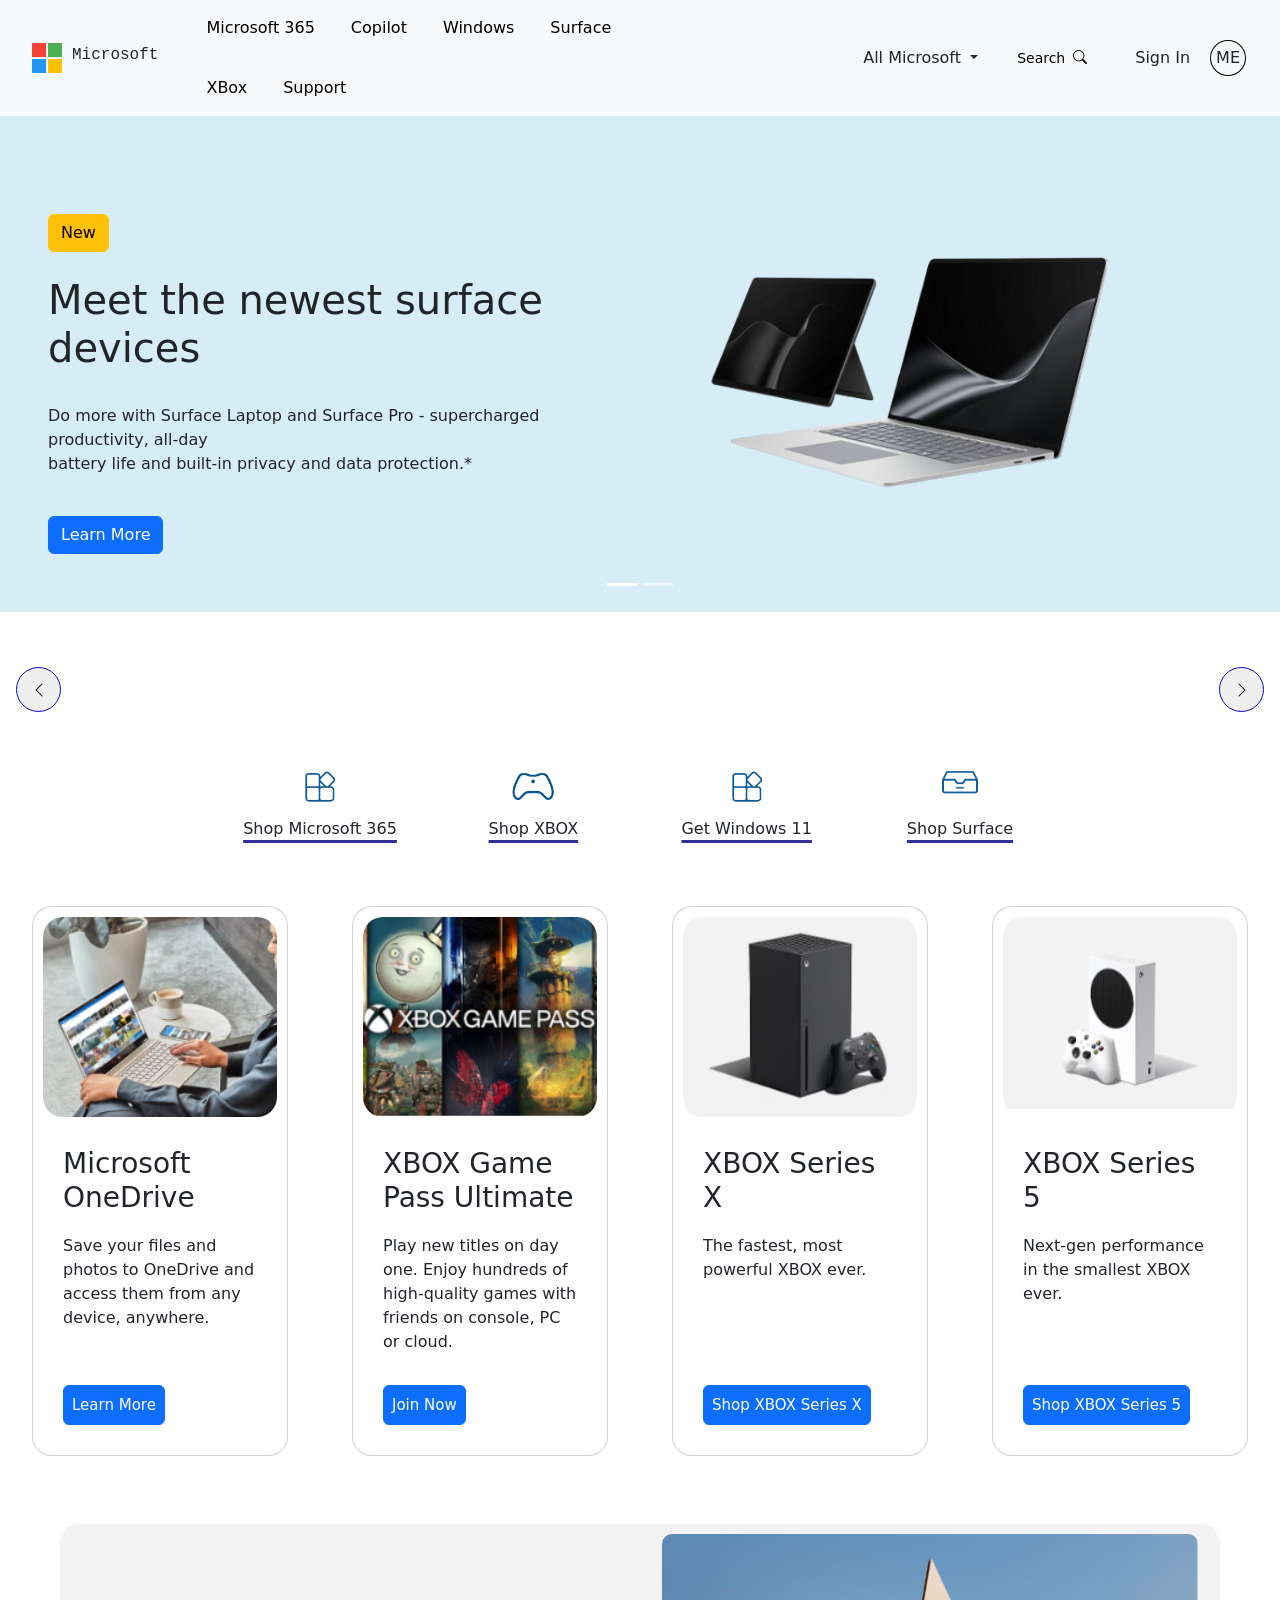
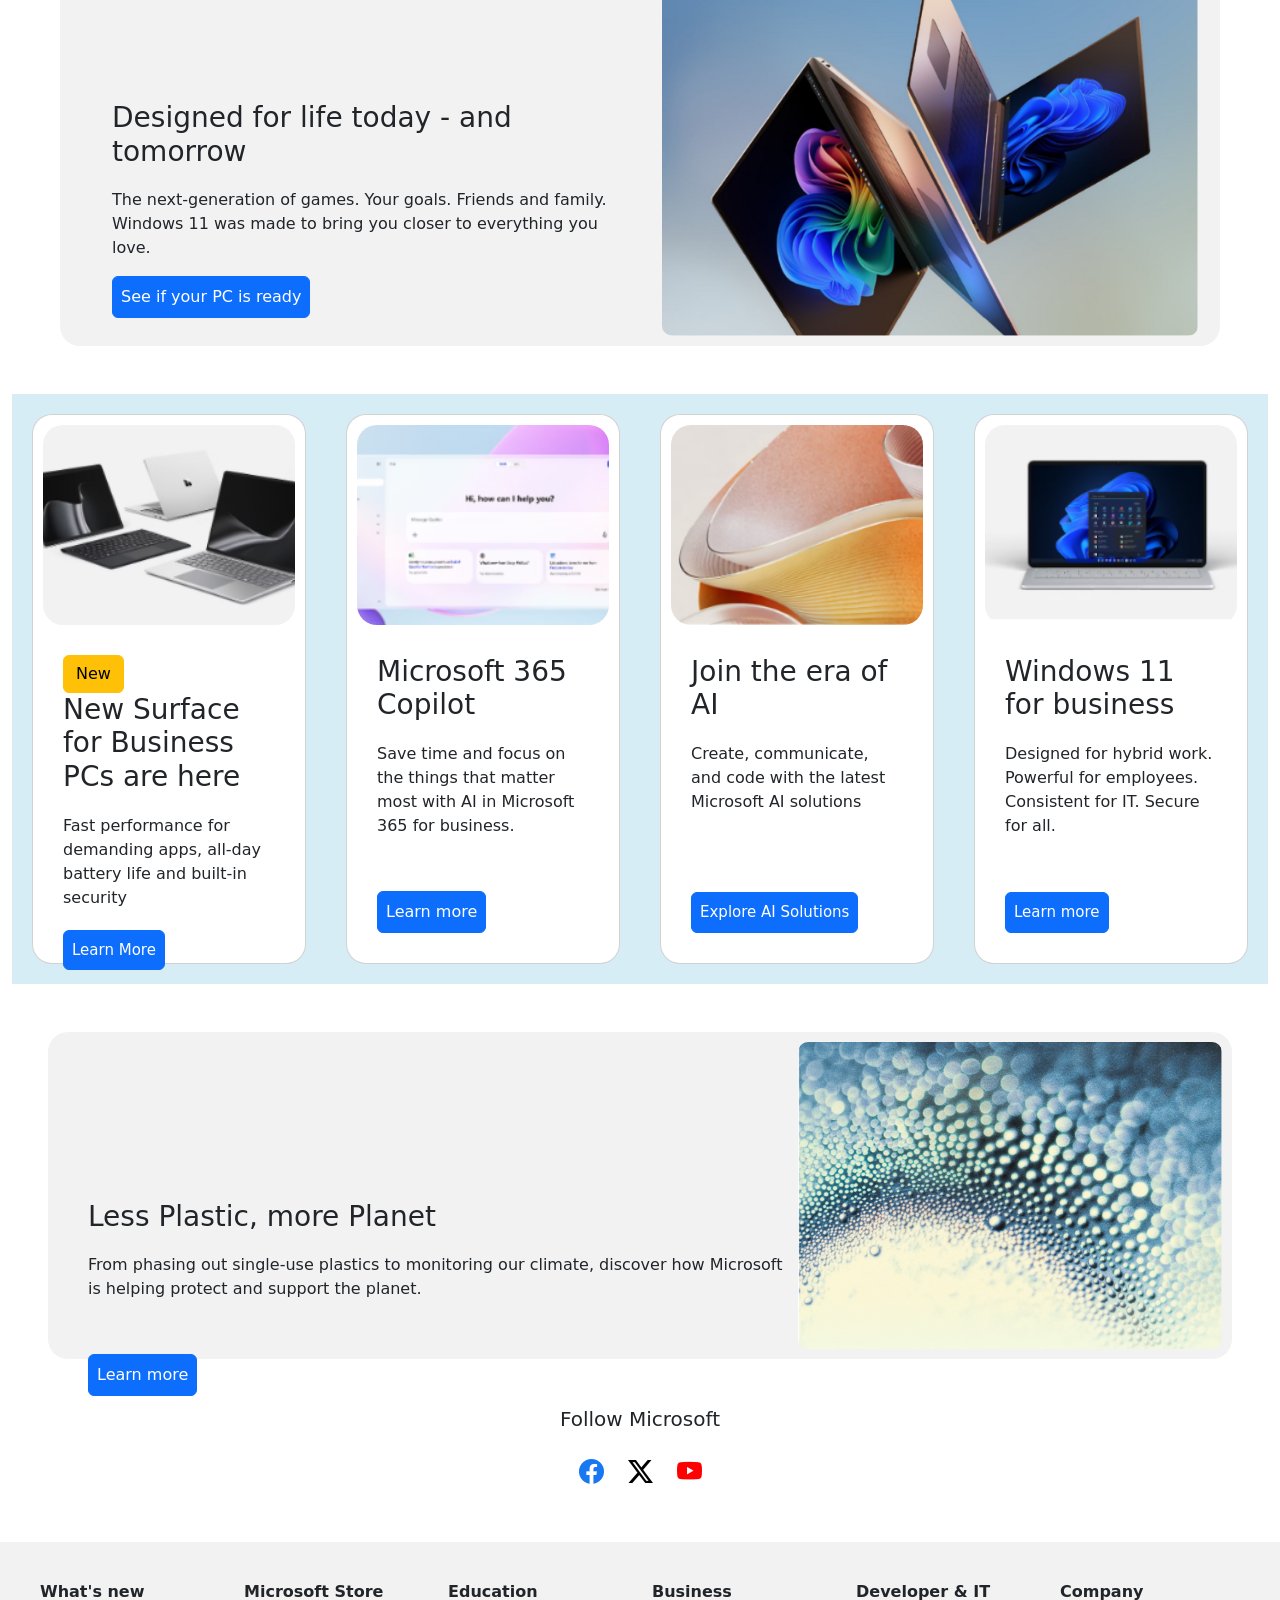
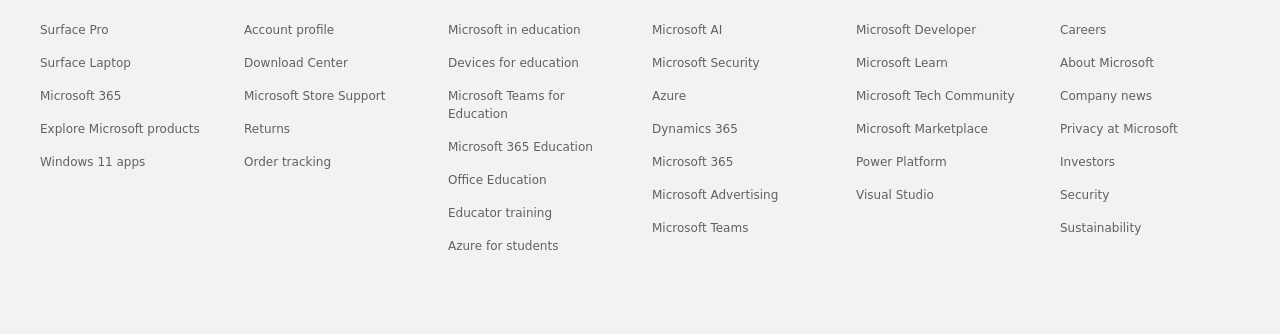
<file: MicroSoftIndex.html>
<!DOCTYPE html>
<html lang="en">

<head>
    <meta charset="UTF-8">
    <meta name="viewport" content="width=device-width, initial-scale=1.0">
    <link href="https://cdn.jsdelivr.net/npm/bootstrap@5.3.8/dist/css/bootstrap.min.css" rel="stylesheet"
        integrity="sha384-sRIl4kxILFvY47J16cr9ZwB07vP4J8+LH7qKQnuqkuIAvNWLzeN8tE5YBujZqJLB" crossorigin="anonymous">
    <script src="https://cdn.jsdelivr.net/npm/bootstrap@5.3.8/dist/js/bootstrap.bundle.min.js"
        integrity="sha384-FKyoEForCGlyvwx9Hj09JcYn3nv7wiPVlz7YYwJrWVcXK/BmnVDxM+D2scQbITxI"
        crossorigin="anonymous"></script>
    <link rel="stylesheet" href="https://cdn.jsdelivr.net/npm/bootstrap-icons@1.13.1/font/bootstrap-icons.min.css">
    <link rel="stylesheet" href="MicroSoftIndex.css">
    <link rel="icon" type="image/png" href="./Images/microsoft.png">
    <title>Microsoft</title>
</head>

<body>
    <nav class="navbar navbar-expand-lg bg-body-tertiary">
        <div class="container-fluid">
            <div class="logo">
                <img src="./Images/microsoft.png" alt="" width="30px">
                Microsoft
            </div>
            <button class="navbar-toggler" type="button" data-bs-toggle="collapse" data-bs-target="#navbarScroll"
                aria-controls="navbarScroll" aria-expanded="false" aria-label="Toggle navigation">
                <span class="navbar-toggler-icon"></span>
            </button>
            <div class="collapse navbar-collapse" id="navbarScroll">
                <div class="navlinks">
                    <ul class="navbar-nav me-auto my-2 my-lg-0">
                        <li class="nav-item"><a class="nav-link" href="page4.html">Microsoft 365</a></li>
                        <li class="nav-item"><a class="nav-link" href="page4.html">Copilot</a></li>
                        <li class="nav-item"><a class="nav-link" href="page3.html">Windows</a></li>
                        <li class="nav-item"><a class="nav-link" href="#">Surface</a></li>
                        <li class="nav-item"><a class="nav-link" href="page2.html">XBox</a></li>
                        <li class="nav-item"><a class="nav-link" href="page5.html">Support</a></li>
                    </ul>
                </div>
                <div class="dropdown">
                    <button class="btn dropdown-toggle dropbtn" type="button" data-bs-toggle="dropdown" aria-expanded="false">
                        All Microsoft
                    </button>

                    <div class="dropdown-menu dropdown-menu-end p-4">
                        <div class="row g-4">

                            <div class="col-12 col-sm-6 col-lg-2">
                                <h6>Software</h6>
                                <a href="#">Windows Apps</a>
                                <a href="#">OneDrive</a>
                                <a href="#">Outlook</a>
                                <a href="#">Moving from Skype to Teams</a>
                                <a href="#">OneNote</a>
                                <a href="#">Microsoft Teams</a>
                            </div>

                            <div class="col-12 col-sm-6 col-lg-2">
                                <h6>PCs & Devices</h6>
                                <a href="#">Shop Xbox</a>
                                <a href="#">Accessories</a>
                            </div>

                            <div class="col-12 col-sm-6 col-lg-2">
                                <h6>Entertainment</h6>
                                <a href="#">Xbox Game Pass Ultimate</a>
                                <a href="#">Xbox games</a>
                                <a href="#">PC games</a>
                            </div>

                            <div class="col-12 col-sm-6 col-lg-2">
                                <h6>Business</h6>
                                <a href="#">Microsoft AI</a>
                                <a href="#">Microsoft Security</a>
                                <a href="#">Azure</a>
                                <a href="#">Dynamics 365</a>
                                <a href="#">Microsoft 365 for business</a>
                                <a href="#">Microsoft Power Platform</a>
                                <a href="#">Windows 365</a>
                                <a href="#">Digital Sovereignty</a>
                            </div>

                            <div class="col-12 col-sm-6 col-lg-2">
                                <h6>Developer & IT</h6>
                                <a href="#">Microsoft Developer</a>
                                <a href="#">Microsoft Learn</a>
                                <a href="#">Support for AI marketplace apps</a>
                                <a href="#">Microsoft Tech Community</a>
                                <a href="#">Microsoft Marketplace</a>
                                <a href="#">Software companies</a>
                                <a href="#">Visual Studio</a>
                            </div>

                            <div class="col-12 col-sm-6 col-lg-2">
                                <h6>Other</h6>
                                <a href="#">Free downloads & security</a>
                                <a href="#">Education</a>
                                <a href="#">Gift Cards</a>
                                <a href="#">Licensing</a>
                            </div>

                        </div>
                    </div>
                </div>
                <div class="search-container">
                    <button class="search-button" id="searchButton">Search <i class="bi bi-search"></i></button>
                    <div class="search-box" id="searchBox">
                        <input type="text" id="searchInput" list="items">
                        <datalist id="items">
                            <option value="Windows 11">
                            <option value="Microsoft 365 Family">
                            <option value="Microsoft 365 Personal">
                            <option value="Office Home 2024">
                        </datalist>
                        <button class="close-search" id="closeSearch" type="button"><i class="bi bi-x-lg"></i></button>
                        <button class="search-submit" type="button"><i class="bi bi-search"></i></button>
                    </div>
                </div>
                <div class="signin" id="signin">
                    <span>Sign In</span>
                    <div class="circle">ME</div>
                </div>
            </div>
        </div>
    </nav>
    <main>
        <div id="carouselExampleAutoplaying" class="carousel slide h-auto" data-bs-ride="carousel">
            <div class="carousel-indicators">
                <button type="button" data-bs-target="#carouselExampleAutoplaying" data-bs-slide-to="0" class="active"
                    aria-current="true" aria-label="Slide 1"></button>
                <button type="button" data-bs-target="#carouselExampleAutoplaying" data-bs-slide-to="1"
                    aria-label="Slide 2"></button>
            </div>
            <div class="carousel-inner h-auto">
                <div class="carousel-item active h-auto">
                    <div class="slide flex-column flex-md-row gap-0 gap-md-5 m-0 m-md-5 h-auto">
                        <div class="content w-100 text-center text-md-start">
                            <button class="btn btn-warning">New</button>
                            <br><br>
                            <h1>Meet the newest surface<br>devices</h1>
                            <br>
                            <p>Do more with Surface Laptop and Surface Pro - supercharged productivity,
                                all-day<br>battery life and built-in privacy and data protection.*</p>
                            <br>
                            <button class="btn btn-primary">Learn More</button>
                        </div>
                        <div class="image w-100">
                            <img src="./Images/laptopicon.png" class="s1img img-fluid m-0" alt="">
                        </div>
                    </div>
                </div>
                <div class="carousel-item h-auto">
                    <div class="slide2 flex-column flex-md-row gap-0 gap-md-5 m-0 m-md-5 h-auto">
                        <div class="image2 w-100">
                            <img src="./Images/icon logo.png" class="s1img img-fluid" alt="">
                        </div>
                        <div class="content2 w-100 text-center text-md-start">
                            <h1>Your productivity,<br>supercharged</h1>
                            <br>
                            <p>Microsoft 365 delivers cloud storage, advanced security and Microsoft Copilot in<br>your
                                favourite apps - all in one plan.</p>
                            <br>
                            <a href="page1.html" class="btn btn-primary p-2">Shop Microsoft 365</a>
                        </div>
                    </div>
                </div>
            </div>
        </div>
        <div class="carousel-navigation justify-content-between gap-0 px-3">
            <button type="button" data-bs-target="#carouselExampleAutoplaying" data-bs-slide="prev" class="nav-circle">
                <span class="carousel-control-prev-icon"></span>
            </button>
            <button type="button" data-bs-target="#carouselExampleAutoplaying" data-bs-slide="next" class="nav-circle">
                <span class="carousel-control-next-icon"></span>
            </button>
        </div>
        <div class="container-fluid">
            <div class="icons row justify-content-center gap-0">
                <div class="col-6 col-md-3 col-lg-2">
                    <div class="miro">
                        <img src="./Images/iconformicro.png" alt="" width="90px">
                        <span>Shop Microsoft 365</span>
                    </div>
                </div>
                <div class="col-6 col-md-3 col-lg-2">
                    <div class="controller">
                        <img src="./Images/controller.png" alt="" width="90px">
                        <span>Shop XBOX</span>
                    </div>
                </div>
                <div class="col-6 col-md-3 col-lg-2">
                    <div class="window">
                        <img src="./Images/iconformicro.png" alt="" width="90px">
                        <span>Get Windows 11</span>
                    </div>
                </div>
                <div class="col-6 col-md-3 col-lg-2">
                    <div class="shop">
                        <img src="./Images/box.png" alt="" width="90px">
                        <span>Shop Surface</span>
                    </div>
                </div>
            </div>
        </div>
        <div class="container-fluid">
            <div class="row cardcollection justify-content-center">

                <div class="col-12 col-md-6 col-xl-3 cardcolumn">
                    <div class="card">
                        <div class="cardimg">
                            <img src="./Images/card1img.png" alt="">
                        </div>

                        <div class="cardmsg">
                            <h3>Microsoft OneDrive</h3>
                            <p>
                                Save your files and photos to OneDrive and access them
                                from any device, anywhere.
                            </p>
                        </div>

                        <div class="cardbtn">
                            <button class="btn btn-primary p-2">
                                Learn More
                            </button>
                        </div>
                    </div>
                </div>


                <div class="col-12 col-md-6 col-xl-3 cardcolumn">
                    <div class="card">
                        <div class="cardimg">
                            <img src="./Images/xbox1.png" alt="">
                        </div>

                        <div class="cardmsg">
                            <h3>XBOX Game Pass Ultimate</h3>
                            <p>
                                Play new titles on day one. Enjoy hundreds of
                                high-quality games with friends on console, PC or cloud.
                            </p>
                        </div>

                        <div class="cardbtn">
                            <button class="btn btn-primary p-2">
                                Join Now
                            </button>
                        </div>
                    </div>
                </div>


                <div class="col-12 col-md-6 col-xl-3 cardcolumn">
                    <div class="card">
                        <div class="cardimg">
                            <img src="./Images/xbox2.png" alt="">
                        </div>

                        <div class="cardmsg">
                            <h3>XBOX Series X</h3>
                            <p>
                                The fastest, most powerful XBOX ever.
                            </p>
                        </div>

                        <div class="cardbtn">
                            <button class="btn btn-primary p-2">
                                Shop XBOX Series X
                            </button>
                        </div>
                    </div>
                </div>


                <div class="col-12 col-md-6 col-xl-3 cardcolumn">
                    <div class="card">
                        <div class="cardimg">
                            <img src="./Images/xbox3.png" alt="">
                        </div>

                        <div class="cardmsg">
                            <h3>XBOX Series 5</h3>
                            <p>
                                Next-gen performance in the smallest XBOX ever.
                            </p>
                        </div>

                        <div class="cardbtn">
                            <button class="btn btn-primary p-2">
                                Shop XBOX Series 5
                            </button>
                        </div>
                    </div>
                </div>

            </div>
        </div>
        <div class="container-fluid">
            <div class="bigcard row align-items-center flex-column flex-md-row m-0 m-md-5">
                <div class="col-12 col-md-6">
                    <div class="bigcontent">
                        <div class="bigmsg">
                            <h3>Designed for life today - and tomorrow</h3>
                            <p>The next-generation of games. Your goals. Friends and family. Windows 11 was made to
                                bring you closer to everything you love.</p>
                        </div>
                        <div class="bigbtn">
                            <a href="page3.html" class="btn btn-primary p-2">See if your PC is ready</a>
                        </div>
                    </div>
                </div>
                <div class="col-12 col-md-6">
                    <div class="bigimage">
                        <img src="./Images/bigcard1.png" class="img-fluid" alt="">
                    </div>
                </div>
            </div>
        </div>
        <div class="container-fluid">
            <div class="cardcollection row justify-content-center g-0" id="cardcollection2">
                <div class="col-12 col-md-6 col-xl-3 cardcolumn">
                    <div class="card">

                        <div class="cardimg">
                            <img src="./Images/card21.png" alt="">
                        </div>

                        <div class="cardmsg">
                            <button class="btn btn-warning">New</button>

                            <h3>New Surface for Business PCs are here</h3>

                            <p>
                                Fast performance for demanding apps, all-day battery
                                life and built-in security
                            </p>
                        </div>

                        <div class="cardbtn">
                            <button class="btn btn-primary p-2">
                                Learn More
                            </button>
                        </div>

                    </div>
                </div>
                <div class="col-12 col-md-6 col-xl-3 cardcolumn">
                    <div class="card">

                        <div class="cardimg">
                            <img src="./Images/card22.png" alt="">
                        </div>

                        <div class="cardmsg">
                            <h3>Microsoft 365 Copilot</h3>

                            <p>
                                Save time and focus on the things that matter most
                                with AI in Microsoft 365 for business.
                            </p>
                        </div>

                        <div class="cardbtn">
                            <a href="page4.html" class="btn btn-primary p-2">
                                Learn more
                            </a>
                        </div>

                    </div>
                </div>

                <div class="col-12 col-md-6 col-xl-3 cardcolumn">
                    <div class="card">

                        <div class="cardimg">
                            <img src="./Images/card23.png" alt="">
                        </div>

                        <div class="cardmsg">
                            <h3>Join the era of AI</h3>

                            <p>
                                Create, communicate, and code with the latest
                                Microsoft AI solutions
                            </p>
                        </div>

                        <div class="cardbtn">
                            <button class="btn btn-primary p-2">
                                Explore AI Solutions
                            </button>
                        </div>

                    </div>
                </div>

                <div class="col-12 col-md-6 col-xl-3 cardcolumn">
                    <div class="card">

                        <div class="cardimg">
                            <img src="./Images/card24.png" alt="">
                        </div>

                        <div class="cardmsg">
                            <h3>Windows 11 for business</h3>

                            <p>
                                Designed for hybrid work. Powerful for employees.
                                Consistent for IT. Secure for all.
                            </p>
                        </div>

                        <div class="cardbtn">
                            <button class="btn btn-primary p-2">
                                Learn more
                            </button>
                        </div>

                    </div>
                </div>

            </div>
        </div>
        <div class="bigcard d-flex flex-column flex-md-row align-items-center m-0 m-md-5">
            <div class="bigcontent flex-fill">
                <div class="bigmsg">
                    <h3>Less Plastic, more Planet</h3>
                    <p>From phasing out single-use plastics to monitoring our climate, discover how Microsoft is helping
                        protect and support the planet.</p>
                </div>
                <div class="bigbtn">
                    <button class="btn btn-primary p-2">Learn more</button>
                </div>
            </div>
            <div class="bigimage flex-fill">
                <img src="./Images/bigcard2.png" class="img-fluid" alt="">
            </div>
        </div>
        <div class="follow mt-5">
            <h5>Follow Microsoft</h5>
            <div class="followlinks gap-4 flex-wrap">
                <a href="#" class="facebook"><i class="bi bi-facebook"></i></a>
                <a href="#" class="twitter"><i class="bi bi-twitter-x"></i></a>
                <a href="#" class="youtube"><i class="bi bi-youtube"></i></a>
            </div>
        </div>
    </main>
    <footer class="footer">
        <div class="row">
            <div class="col-12 col-sm-6 col-lg-2 mb-4">
                <h6>What's new</h6>
                <a href="#">Surface Pro</a>
                <a href="#">Surface Laptop</a>
                <a href="#">Microsoft 365</a>
                <a href="#">Explore Microsoft products</a>
                <a href="#">Windows 11 apps</a>
            </div>
            <div class="col-12 col-sm-6 col-lg-2 mb-4">
                <h6>Microsoft Store</h6>
                <a href="#">Account profile</a>
                <a href="#">Download Center</a>
                <a href="#">Microsoft Store Support</a>
                <a href="#">Returns</a>
                <a href="#">Order tracking</a>
            </div>
            <div class="col-12 col-sm-6 col-lg-2 mb-4">
                <h6>Education</h6>
                <a href="#">Microsoft in education</a>
                <a href="#">Devices for education</a>
                <a href="#">Microsoft Teams for Education</a>
                <a href="#">Microsoft 365 Education</a>
                <a href="#">Office Education</a>
                <a href="#">Educator training</a>
                <a href="#">Azure for students</a>
            </div>
            <div class="col-12 col-sm-6 col-lg-2 mb-4">
                <h6>Business</h6>
                <a href="#">Microsoft AI</a>
                <a href="#">Microsoft Security</a>
                <a href="#">Azure</a>
                <a href="#">Dynamics 365</a>
                <a href="#">Microsoft 365</a>
                <a href="#">Microsoft Advertising</a>
                <a href="#">Microsoft Teams</a>
            </div>
            <div class="col-12 col-sm-6 col-lg-2 mb-4">
                <h6>Developer & IT</h6>
                <a href="#">Microsoft Developer</a>
                <a href="#">Microsoft Learn</a>
                <a href="#">Microsoft Tech Community</a>
                <a href="#">Microsoft Marketplace</a>
                <a href="#">Power Platform</a>
                <a href="#">Visual Studio</a>
            </div>
            <div class="col-12 col-sm-6 col-lg-2 mb-4">
                <h6>Company</h6>
                <a href="#">Careers</a>
                <a href="#">About Microsoft</a>
                <a href="#">Company news</a>
                <a href="#">Privacy at Microsoft</a>
                <a href="#">Investors</a>
                <a href="#">Security</a>
                <a href="#">Sustainability</a>
            </div>
        </div>
    </footer>
    <script>
        const searchButton = document.getElementById("searchButton");
        const searchBox = document.getElementById("searchBox");
        const closeSearch = document.getElementById("closeSearch");
        const searchInput = document.getElementById("searchInput");
        const sign = document.getElementById("signin");
        searchButton.addEventListener("click", () => {
            searchButton.style.display = "none";
            searchBox.style.display = "flex";
            sign.style.display = "none";
            searchInput.focus();
        });
        closeSearch.addEventListener("click", () => {
            searchBox.style.display = "none";
            searchButton.style.display = "block";
            sign.style.display = "flex";
            searchInput.value = "";
        });
    </script>
</body>

</html>
</file>
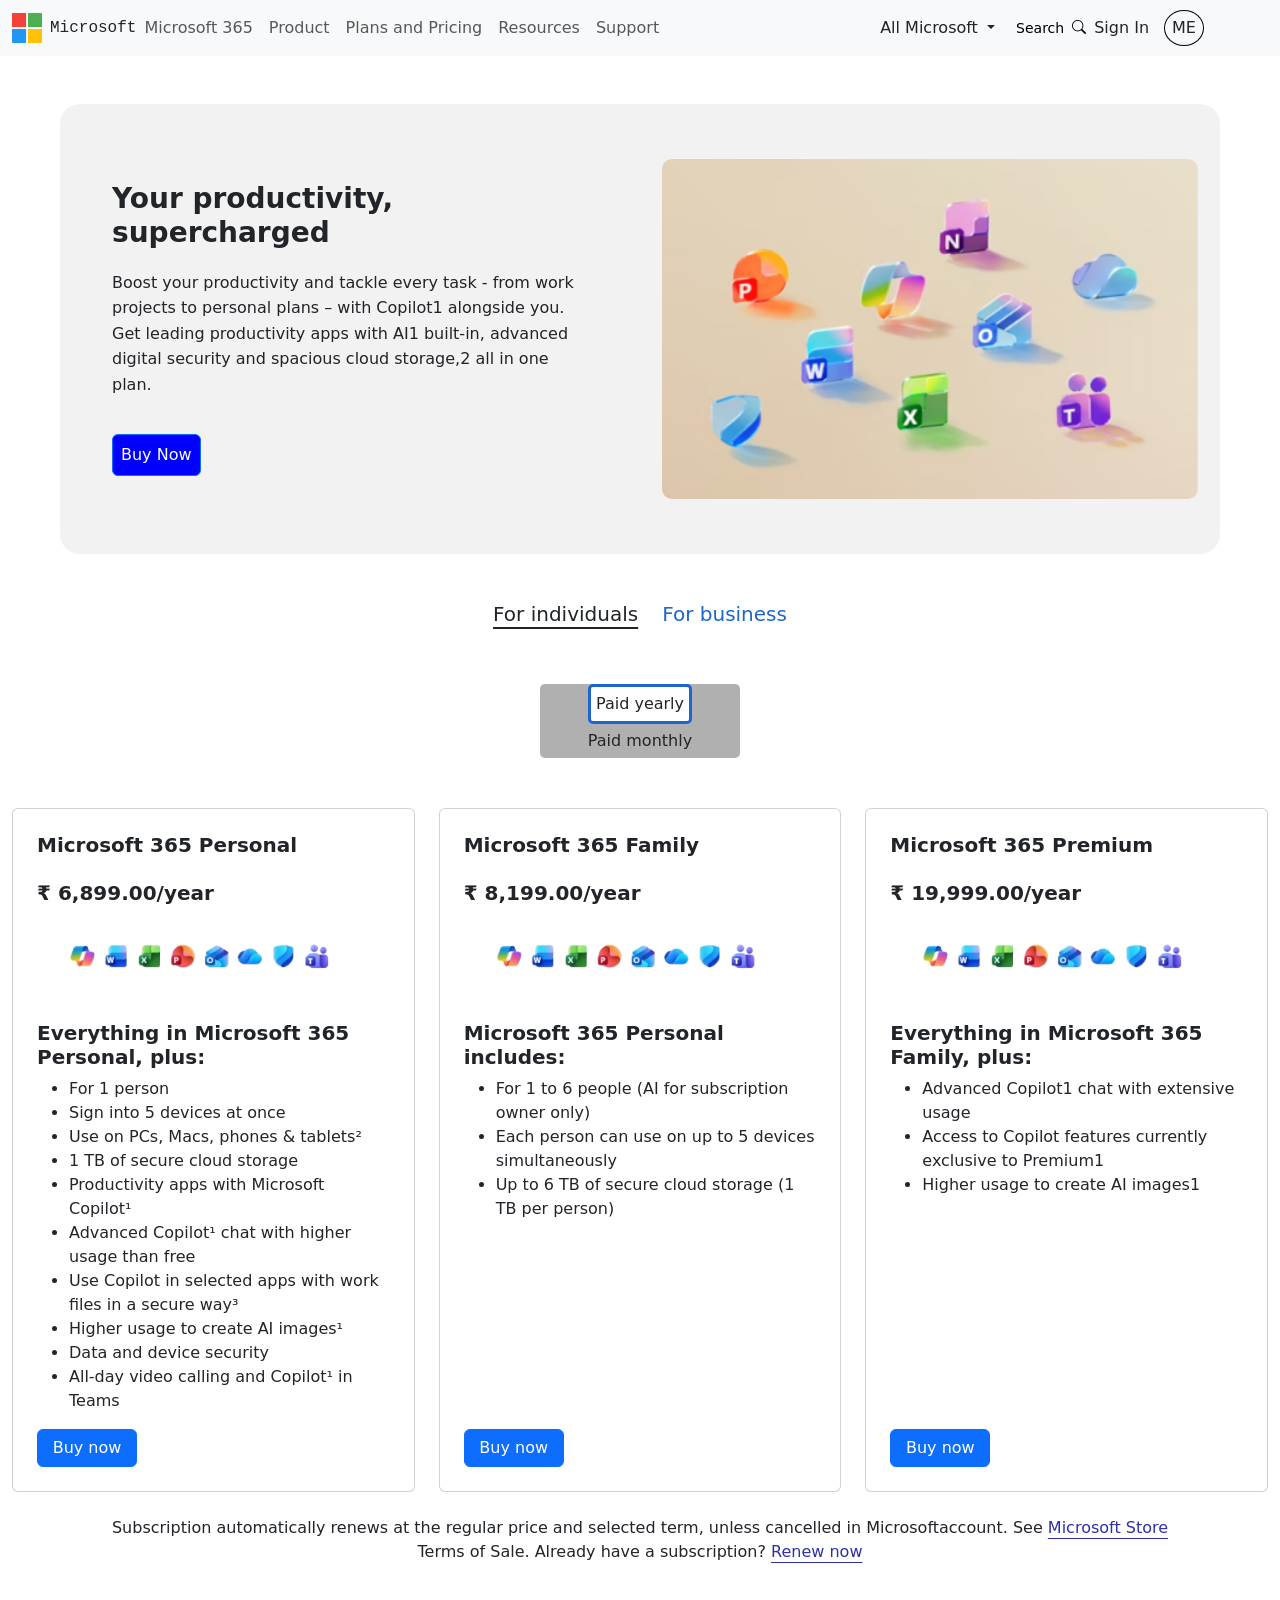
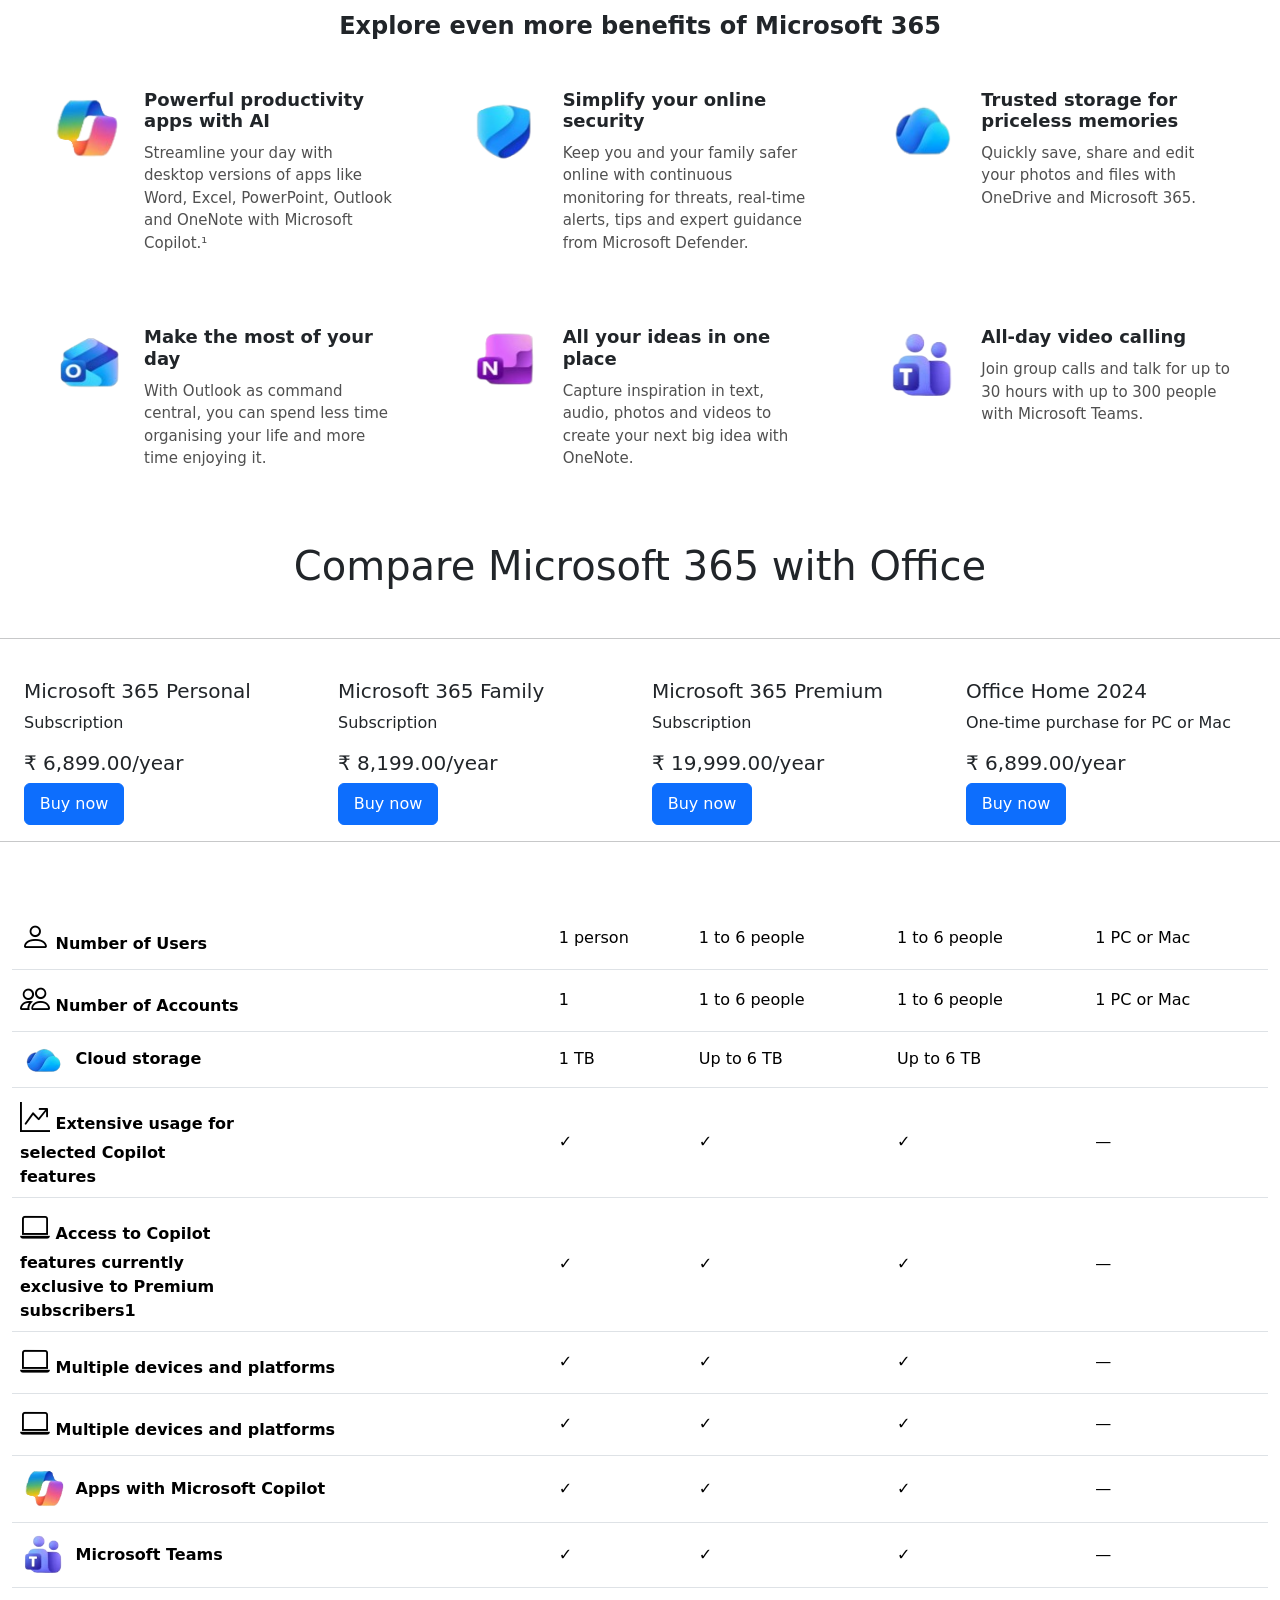
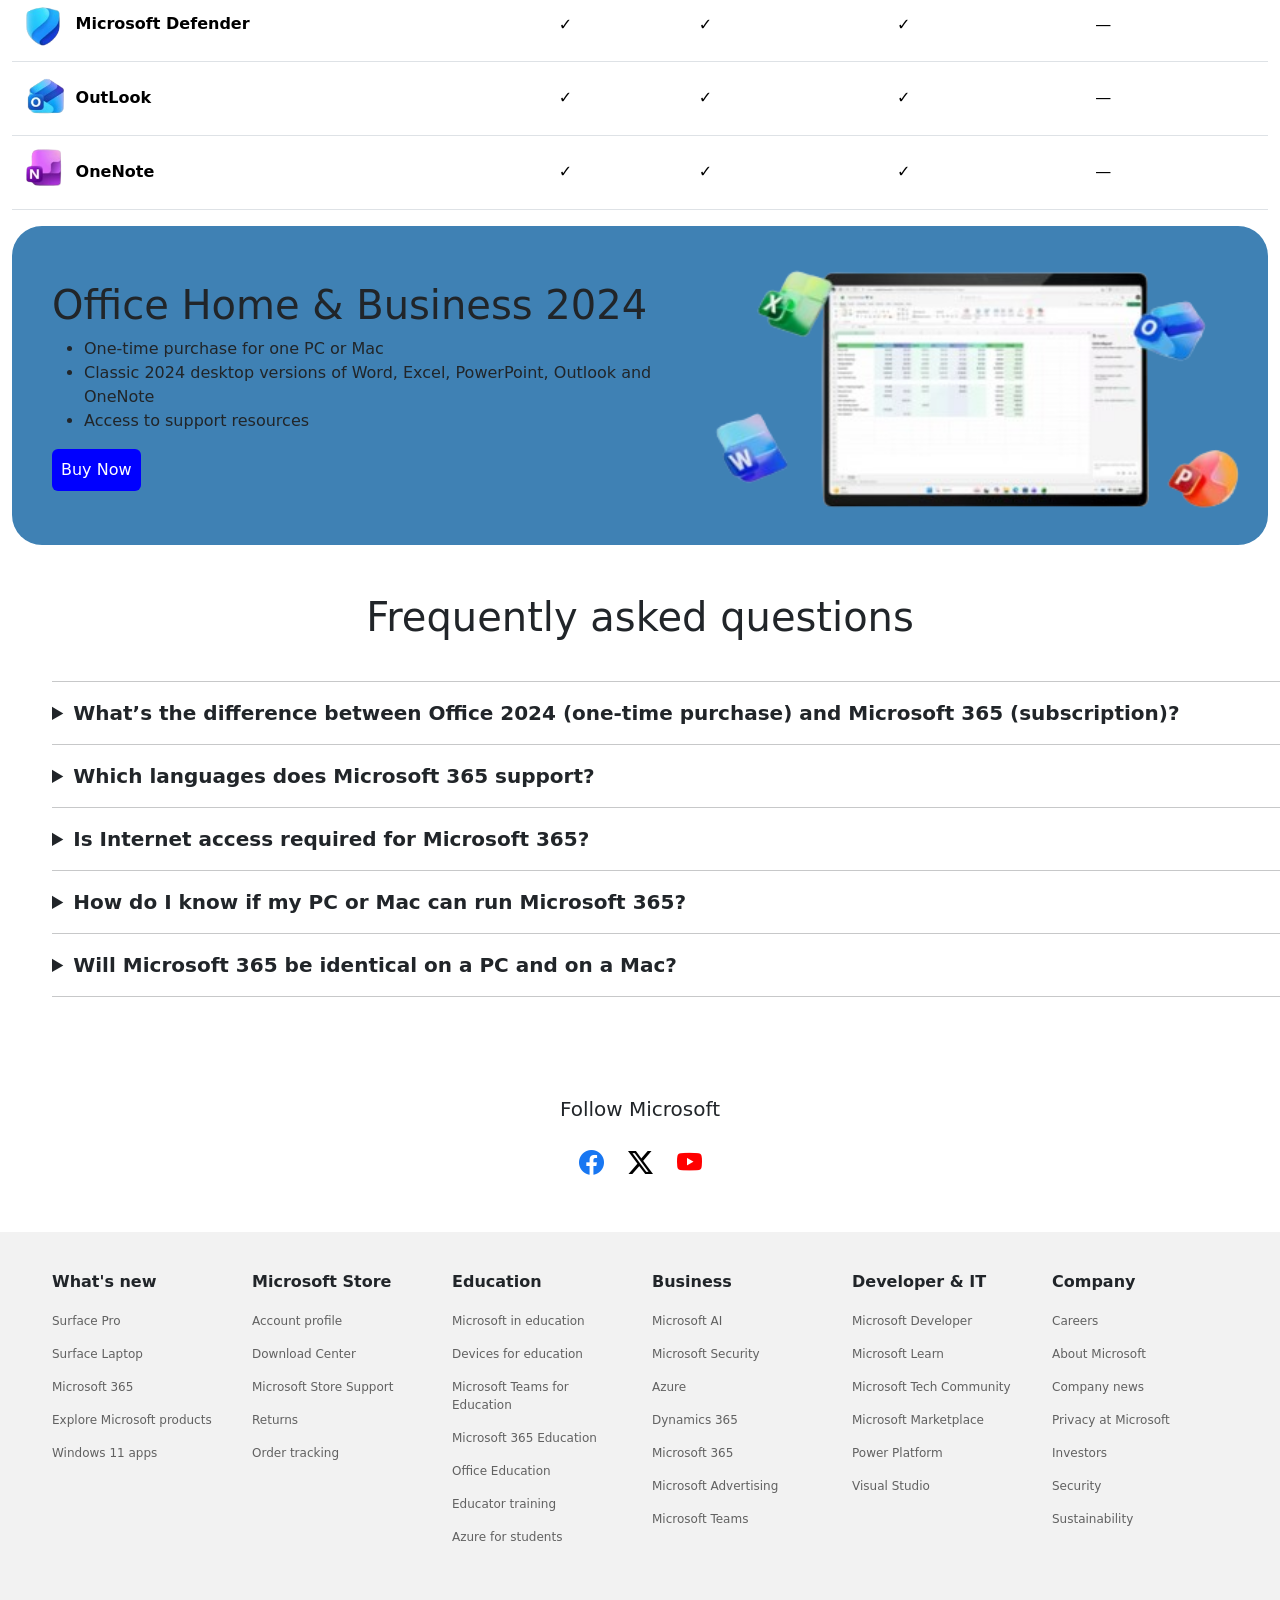
<file: page1.html>
<!DOCTYPE html>
<html lang="en">

<head>
    <meta charset="UTF-8">
    <meta name="viewport" content="width=device-width, initial-scale=1.0">

    <title>Shop Microsoft 365</title>

    <link href="https://cdn.jsdelivr.net/npm/bootstrap@5.3.8/dist/css/bootstrap.min.css"
        rel="stylesheet"
        integrity="sha384-sRIl4kxILFvY47J16cr9ZwB07vP4J8+LH7qKQnuqkuIAvNWLzeN8tE5YBujZqJLB"
        crossorigin="anonymous">

    <script src="https://cdn.jsdelivr.net/npm/bootstrap@5.3.8/dist/js/bootstrap.bundle.min.js"
        integrity="sha384-FKyoEForCGlyvwx9Hj09JcYn3nv7wiPVlz7YYwJrWVcXK/BmnVDxM+D2scQbITxI"
        crossorigin="anonymous"></script>

    <link rel="stylesheet"
        href="https://cdn.jsdelivr.net/npm/bootstrap-icons@1.13.1/font/bootstrap-icons.min.css">

    <link rel="icon" type="image/png" href="./Images/microsoft.png">

    <link rel="stylesheet" href="page1.css">
</head>

<body>

    <nav class="navbar navbar-expand-lg bg-body-tertiary">

        <div class="container-fluid">

            <div class="logo d-flex align-items-center gap-2">
                <img src="./Images/microsoft.png" alt="Microsoft logo" width="30px">
                Microsoft
            </div>

            <button class="navbar-toggler" type="button"
                data-bs-toggle="collapse"
                data-bs-target="#navbarPage1"
                aria-controls="navbarPage1"
                aria-expanded="false"
                aria-label="Toggle navigation">

                <span class="navbar-toggler-icon"></span>

            </button>

            <div class="collapse navbar-collapse" id="navbarPage1">

                <div class="navlinks">

                    <ul class="navbar-nav me-auto my-2 my-lg-0">

                        <li class="nav-item">
                            <a class="nav-link" href="#">Microsoft 365</a>
                        </li>

                        <li class="nav-item">
                            <a class="nav-link" href="#">Product</a>
                        </li>

                        <li class="nav-item">
                            <a class="nav-link" href="#">Plans and Pricing</a>
                        </li>

                        <li class="nav-item">
                            <a class="nav-link" href="#">Resources</a>
                        </li>

                        <li class="nav-item">
                            <a class="nav-link" href="#">Support</a>
                        </li>

                    </ul>

                </div>

                <div class="dropdown">

                    <button class="btn dropdown-toggle dropbtn"
                        type="button"
                        data-bs-toggle="dropdown"
                        aria-expanded="false">

                        All Microsoft

                    </button>

                    <div class="dropdown-menu dropdown-menu-end p-4">

                        <div class="row g-4">

                            <div class="col-12 col-sm-6 col-lg-2">

                                <h6>Software</h6>

                                <a href="#">Windows Apps</a>
                                <a href="#">OneDrive</a>
                                <a href="#">Outlook</a>
                                <a href="#">Moving from Skype to Teams</a>
                                <a href="#">OneNote</a>
                                <a href="#">Microsoft Teams</a>

                            </div>

                            <div class="col-12 col-sm-6 col-lg-2">

                                <h6>PCs & Devices</h6>

                                <a href="#">Shop Xbox</a>
                                <a href="#">Accessories</a>

                            </div>

                            <div class="col-12 col-sm-6 col-lg-2">

                                <h6>Entertainment</h6>

                                <a href="#">Xbox Game Pass Ultimate</a>
                                <a href="#">Xbox games</a>
                                <a href="#">PC games</a>

                            </div>

                            <div class="col-12 col-sm-6 col-lg-2">

                                <h6>Business</h6>

                                <a href="#">Microsoft AI</a>
                                <a href="#">Microsoft Security</a>
                                <a href="#">Azure</a>
                                <a href="#">Dynamics 365</a>
                                <a href="#">Microsoft 365 for business</a>
                                <a href="#">Microsoft Power Platform</a>
                                <a href="#">Windows 365</a>
                                <a href="#">Digital Sovereignty</a>

                            </div>

                            <div class="col-12 col-sm-6 col-lg-2">

                                <h6>Developer & IT</h6>

                                <a href="#">Microsoft Developer</a>
                                <a href="#">Microsoft Learn</a>
                                <a href="#">Support for AI marketplace apps</a>
                                <a href="#">Microsoft Tech Community</a>
                                <a href="#">Microsoft Marketplace</a>
                                <a href="#">Software companies</a>
                                <a href="#">Visual Studio</a>

                            </div>

                            <div class="col-12 col-sm-6 col-lg-2">

                                <h6>Other</h6>

                                <a href="#">Free downloads & security</a>
                                <a href="#">Education</a>
                                <a href="#">Gift Cards</a>
                                <a href="#">Licensing</a>

                            </div>

                        </div>

                    </div>

                </div>

                <div class="search-container">

                    <button class="search-button" id="searchButton">

                        Search

                        <i class="bi bi-search"></i>

                    </button>

                    <div class="search-box" id="searchBox">

                        <input type="text" id="searchInput" list="items">

                        <datalist id="items">

                            <option value="Windows 11">
                            <option value="Microsoft 365 Family">
                            <option value="Microsoft 365 Personal">
                            <option value="Office Home 2024">

                        </datalist>

                        <button class="close-search"
                            id="closeSearch"
                            type="button">

                            <i class="bi bi-x-lg"></i>

                        </button>

                        <button class="search-submit"
                            type="button">

                            <i class="bi bi-search"></i>

                        </button>

                    </div>

                </div>

                <div class="signin" id="signin">

                    <span>Sign In</span>

                    <div class="circle">
                        ME
                    </div>

                </div>

            </div>

        </div>

    </nav>


    <main>

        <div class="container-fluid">

            <div class="bigcard row align-items-center flex-column flex-md-row m-0 m-md-5">

                <div class="col-12 col-md-6">

                    <div class="bigcontent">

                        <div class="bigmsg">

                            <h3>Your productivity, supercharged</h3>

                            <p>
                                Boost your productivity and tackle every task - from work projects to personal plans –
                                with Copilot1 alongside you. Get leading productivity apps with AI1 built-in, advanced
                                digital security and spacious cloud storage,2 all in one plan.
                            </p>

                        </div>

                        <div class="bigbtn">

                            <button class="btn btn-primary p-2">
                                Buy Now
                            </button>

                        </div>

                    </div>

                </div>   

                <div class="col-12 col-md-6">

                    <div class="bigimage">

                        <img src="./Images/page1img.png"
                            class="img-fluid"
                            alt="">

                    </div>

                </div>

            </div>

        </div>


        <div class="pay d-flex justify-content-center align-items-center gap-4 flex-wrap">

            <h5 style="text-decoration: underline; text-underline-offset: 6px;">
                For individuals
            </h5>

            <h5 style="color: rgb(29, 102, 205);">
                For business
            </h5>

        </div>


        <div class="paybox d-flex justify-content-center align-items-center gap-0 flex-wrap">

            <div class="yearly">
                Paid yearly
            </div>

            <div class="monthly">
                Paid monthly
            </div>

        </div>


        <div class="container-fluid">

            <div class="row g-4">

                <div class="col-12 col-md-6 col-xl-4">

                    <div class="card h-100 p-4 d-flex flex-column">

                        <h5>
                            Microsoft 365 Personal
                            <br><br>
                            ₹ 6,899.00/year
                        </h5>

                        <br>

                        <img src="./Images/365.png"
                            alt=""
                            class="img-fluid">

                        <br><br>

                        <h5>
                            Everything in Microsoft 365 Personal, plus:
                        </h5>

                        <ul>

                            <li>For 1 person</li>

                            <li>
                                Sign into 5 devices at once
                            </li>

                            <li>
                                Use on PCs, Macs, phones & tablets²
                            </li>

                            <li>
                                1 TB of secure cloud storage
                            </li>

                            <li>
                                Productivity apps with Microsoft Copilot¹
                            </li>

                            <li>
                                Advanced Copilot¹ chat with higher usage than free
                            </li>

                            <li>
                                Use Copilot in selected apps with work files in a secure way³
                            </li>

                            <li>
                                Higher usage to create AI images¹
                            </li>

                            <li>
                                Data and device security
                            </li>

                            <li>
                                All-day video calling and Copilot¹ in Teams
                            </li>

                        </ul>

                        <button class="btn btn-primary mt-auto btn1">
                            Buy now
                        </button>

                    </div>

                </div>


                <div class="col-12 col-md-6 col-xl-4">

                    <div class="card h-100 p-4 d-flex flex-column">

                        <h5>
                            Microsoft 365 Family
                            <br><br>
                            ₹ 8,199.00/year
                        </h5>

                        <br>

                        <img src="./Images/365.png"
                            alt=""
                            class="img-fluid">

                        <br><br>

                        <h5>
                            Microsoft 365 Personal includes:
                        </h5>

                        <ul>

                            <li>
                                For 1 to 6 people
                                (AI for subscription owner only)
                            </li>

                            <li>
                                Each person can use on up to 5 devices simultaneously
                            </li>

                            <li>
                                Up to 6 TB of secure cloud storage
                                (1 TB per person)
                            </li>

                        </ul>

                        <button class="btn btn-primary mt-auto btn1">
                            Buy now
                        </button>

                    </div>

                </div>


                <div class="col-12 col-md-6 col-xl-4">

                    <div class="card h-100 p-4 d-flex flex-column">

                        <h5>
                            Microsoft 365 Premium
                            <br><br>
                            ₹ 19,999.00/year
                        </h5>

                        <br>

                        <img src="./Images/365.png"
                            alt=""
                            class="img-fluid">

                        <br><br>

                        <h5>
                            Everything in Microsoft 365 Family, plus:
                        </h5>

                        <ul>

                            <li>
                                Advanced Copilot1 chat with extensive usage
                            </li>

                            <li>
                                Access to Copilot features currently exclusive to Premium1
                            </li>

                            <li>
                                Higher usage to create AI images1
                            </li>

                        </ul>

                        <button class="btn btn-primary mt-auto btn1">
                            Buy now
                        </button>

                    </div>

                </div>

            </div>


            <div class="text text-center mt-4">

                Subscription automatically renews at the regular price and selected term,
                unless cancelled in Microsoftaccount.

                See
                <span>Microsoft Store</span>

                <br>

                Terms of Sale.

                Already have a subscription?

                <span>Renew now</span>

            </div>


            <div class="explore">

                <h4 class="text-center fw-semibold mt-5">
                    Explore even more benefits of Microsoft 365
                </h4>

            </div>


            <div class="container-fluid mt-4">

                <div class="row g-4">

                    <div class="col-12 col-md-6 col-xl-4">

                        <div class="card h-100 p-4 imgcard">

                            <div class="d-flex gap-3">

                                <img src="./Images/copilot.png"
                                    width="80"
                                    height="80"
                                    class="flex-shrink-0"
                                    alt="">

                                <div class="small">

                                    <h5>
                                        Powerful productivity apps with AI
                                    </h5>

                                    <p>
                                        Streamline your day with desktop versions of apps like Word,
                                        Excel, PowerPoint, Outlook and OneNote with Microsoft Copilot.¹
                                    </p>

                                </div>

                            </div>

                        </div>

                    </div>


                    <div class="col-12 col-md-6 col-xl-4">

                        <div class="card h-100 p-4 imgcard">

                            <div class="d-flex gap-3">

                                <img src="./Images/Microsoft Defender.png"
                                    width="80"
                                    height="80"
                                    class="flex-shrink-0"
                                    alt="">

                                <div class="small">

                                    <h5>
                                        Simplify your online security
                                    </h5>

                                    <p>
                                        Keep you and your family safer online with continuous monitoring
                                        for threats, real-time alerts, tips and expert guidance from
                                        Microsoft Defender.
                                    </p>

                                </div>

                            </div>

                        </div>

                    </div>


                    <div class="col-12 col-md-6 col-xl-4">

                        <div class="card h-100 p-4 imgcard">

                            <div class="d-flex gap-3">

                                <img src="./Images/storage.png"
                                    width="80"
                                    height="80"
                                    class="flex-shrink-0"
                                    alt="">

                                <div class="small">

                                    <h5>
                                        Trusted storage for priceless memories
                                    </h5>

                                    <p>
                                        Quickly save, share and edit your photos and files with OneDrive
                                        and Microsoft 365.
                                    </p>

                                </div>

                            </div>

                        </div>

                    </div>


                    <div class="col-12 col-md-6 col-xl-4">

                        <div class="card h-100 p-4 imgcard">

                            <div class="d-flex gap-3">

                                <img src="./Images/outlook.png"
                                    width="80"
                                    height="80"
                                    class="flex-shrink-0"
                                    alt="">

                                <div class="small">

                                    <h5>
                                        Make the most of your day
                                    </h5>

                                    <p>
                                        With Outlook as command central, you can spend less time organising
                                        your life and more time enjoying it.
                                    </p>

                                </div>

                            </div>

                        </div>

                    </div>


                    <div class="col-12 col-md-6 col-xl-4">

                        <div class="card h-100 p-4 imgcard">

                            <div class="d-flex gap-3">

                                <img src="./Images/onenote.png"
                                    width="80"
                                    height="80"
                                    class="flex-shrink-0"
                                    alt="">

                                <div class="small">

                                    <h5>
                                        All your ideas in one place
                                    </h5>

                                    <p>
                                        Capture inspiration in text, audio, photos and videos to create
                                        your next big idea with OneNote.
                                    </p>

                                </div>

                            </div>

                        </div>

                    </div>


                    <div class="col-12 col-md-6 col-xl-4">

                        <div class="card h-100 p-4 imgcard">

                            <div class="d-flex gap-3">

                                <img src="./Images/teams.png"
                                    width="80"
                                    height="80"
                                    class="flex-shrink-0"
                                    alt="">

                                <div class="small">

                                    <h5>
                                        All-day video calling
                                    </h5>

                                    <p>
                                        Join group calls and talk for up to 30 hours with up to 300 people
                                        with Microsoft Teams.
                                    </p>

                                </div>

                            </div>

                        </div>

                    </div>

                </div>

            </div>

        </div>


        <h1 class="m-5 text-center">
            Compare Microsoft 365 with Office
        </h1>

        <hr>


        <div class="container-fluid">

            <div class="row g-4 b2card">

                <div class="buycard col-12 col-md-6 col-xl-3 d-flex flex-column">

                    <h5>
                        Microsoft 365 Personal
                    </h5>

                    <p>
                        Subscription
                    </p>

                    <h5>
                        ₹ 6,899.00/year
                    </h5>

                    <button class="btn btn-primary p-2 btn2 mt-auto">
                        Buy now
                    </button>

                </div>


                <div class="buycard col-12 col-md-6 col-xl-3 d-flex flex-column">

                    <h5>
                        Microsoft 365 Family
                    </h5>

                    <p>
                        Subscription
                    </p>

                    <h5>
                        ₹ 8,199.00/year
                    </h5>

                    <button class="btn btn-primary p-2 btn2 mt-auto">
                        Buy now
                    </button>

                </div>


                <div class="buycard col-12 col-md-6 col-xl-3 d-flex flex-column">

                    <h5>
                        Microsoft 365 Premium
                    </h5>

                    <p>
                        Subscription
                    </p>

                    <h5>
                        ₹ 19,999.00/year
                    </h5>

                    <button class="btn btn-primary p-2 btn2 mt-auto">
                        Buy now
                    </button>

                </div>


                <div class="buycard col-12 col-md-6 col-xl-3 d-flex flex-column">

                    <h5>
                        Office Home 2024
                    </h5>

                    <p>
                        One-time purchase for PC or Mac
                    </p>

                    <h5>
                        ₹ 6,899.00/year
                    </h5>

                    <button class="btn btn-primary p-2 btn2 mt-auto">
                        Buy now
                    </button>

                </div>

            </div>

        </div>


        <hr>


        <div class="container-fluid table-responsive">

            <table class="table">

                <tbody>

                    <tr>

                        <th>
                            <i class="bi bi-person"></i>
                            Number of Users
                        </th>

                        <td>1 person</td>
                        <td>1 to 6 people</td>
                        <td>1 to 6 people</td>
                        <td>1 PC or Mac</td>

                    </tr>


                    <tr>

                        <th>
                            <i class="bi bi-people"></i>
                            Number of Accounts
                        </th>

                        <td>1</td>
                        <td>1 to 6 people</td>
                        <td>1 to 6 people</td>
                        <td>1 PC or Mac</td>

                    </tr>


                    <tr>

                        <th>

                            <img src="./Images/storage.png"
                                width="50px"
                                alt="">

                            Cloud storage

                        </th>

                        <td>1 TB</td>
                        <td>Up to 6 TB</td>
                        <td>Up to 6 TB</td>
                        <td></td>

                    </tr>


                    <tr>

                        <th>

                            <i class="bi bi-graph-up-arrow"></i>

                            Extensive usage for
                            <br>
                            selected Copilot
                            <br>
                            features

                        </th>

                        <td>✓</td>
                        <td>✓</td>
                        <td>✓</td>
                        <td>—</td>

                    </tr>


                    <tr>

                        <th>

                            <i class="bi bi-laptop"></i>

                            Access to Copilot
                            <br>
                            features currently
                            <br>
                            exclusive to Premium
                            <br>
                            subscribers1

                        </th>

                        <td>✓</td>
                        <td>✓</td>
                        <td>✓</td>
                        <td>—</td>

                    </tr>


                    <tr>

                        <th>

                            <i class="bi bi-laptop"></i>

                            Multiple devices and platforms

                        </th>

                        <td>✓</td>
                        <td>✓</td>
                        <td>✓</td>
                        <td>—</td>

                    </tr>


                    <tr>

                        <th>

                            <i class="bi bi-laptop"></i>

                            Multiple devices and platforms

                        </th>

                        <td>✓</td>
                        <td>✓</td>
                        <td>✓</td>
                        <td>—</td>

                    </tr>


                    <tr>

                        <th>

                            <img src="./Images/copilot.png"
                                width="50px"
                                alt="">

                            Apps with Microsoft Copilot

                        </th>

                        <td>✓</td>
                        <td>✓</td>
                        <td>✓</td>
                        <td>—</td>

                    </tr>


                    <tr>

                        <th>

                            <img src="./Images/teams.png"
                                width="50px"
                                alt="">

                            Microsoft Teams

                        </th>

                        <td>✓</td>
                        <td>✓</td>
                        <td>✓</td>
                        <td>—</td>

                    </tr>


                    <tr>

                        <th>

                            <img src="./Images/Microsoft Defender.png"
                                width="50px"
                                alt="">

                            Microsoft Defender

                        </th>

                        <td>✓</td>
                        <td>✓</td>
                        <td>✓</td>
                        <td>—</td>

                    </tr>


                    <tr>

                        <th>

                            <img src="./Images/outlook.png"
                                width="50px"
                                alt="">

                            OutLook

                        </th>

                        <td>✓</td>
                        <td>✓</td>
                        <td>✓</td>
                        <td>—</td>

                    </tr>


                    <tr>

                        <th>

                            <img src="./Images/onenote.png"
                                width="50px"
                                alt="">

                            OneNote

                        </th>

                        <td>✓</td>
                        <td>✓</td>
                        <td>✓</td>
                        <td>—</td>

                    </tr>

                </tbody>

            </table>

        </div>


        <div class="container-fluid">

            <div class="infocard d-flex flex-column flex-md-row align-items-center">

                <div class="infoo flex-fill">

                    <h1>
                        Office Home & Business 2024
                    </h1>

                    <ul>

                        <li>
                            One-time purchase for one PC or Mac
                        </li>

                        <li>
                            Classic 2024 desktop versions of Word, Excel,
                            PowerPoint, Outlook and OneNote
                        </li>

                        <li>
                            Access to support resources
                        </li>

                    </ul>

                    <button class="btn p-2">
                        Buy Now
                    </button>

                </div>


                <div class="infoimg flex-fill">

                    <img src="./Images/infoimg.png"
                        class="img-fluid"
                        alt="">

                </div>

            </div>

        </div>


        <h1 class="text-center mt-5">
            Frequently asked questions
        </h1>


        <div class="question container-fluid">

            <hr>

            <details>

                <summary>

                    <span>
                        What’s the difference between Office 2024
                        (one-time purchase) and Microsoft 365 (subscription)?
                    </span>

                </summary>

                <p>

                    Office 2024 is sold as a one-time purchase, which means you pay a single,
                    up-front cost to get Office apps for one computer. One-time purchases are
                    available for both PCs and Macs. However, there are no upgrade options,
                    which means if you plan to upgrade to the next major release, you’ll have
                    to buy it at full price.

                    <br><br>

                    Microsoft 365 Personal, Microsoft 365 Family and Microsoft 365 Premium
                    are subscriptions that include powerful productivity apps and creativity
                    tools with AI-powered features.

                </p>

            </details>

            <hr>


            <details>

                <summary>

                    <span>
                        Which languages does Microsoft 365 support?
                    </span>

                </summary>

                <p>

                    Microsoft 365 supports Arabic, Chinese Simplified,
                    Chinese Traditional, Czech, Danish, Dutch, English,
                    Finnish, French, German, Hebrew, Hungarian, Italian,
                    Japanese, Korean, Norwegian, Polish, Portuguese,
                    Russian, Spanish, Swedish, Thai and Turkish.

                </p>

            </details>

            <hr>


            <details>

                <summary>

                    <span>
                        Is Internet access required for Microsoft 365?
                    </span>

                </summary>

                <p>

                    Internet access is required to install and activate
                    all the latest releases of apps and services included
                    in all Microsoft 365 subscription plans.

                    <br><br>

                    Internet access is also needed to manage your subscription
                    account and access documents stored on OneDrive.

                    <br><br>

                    You should also connect to the internet regularly to keep
                    your version of Microsoft 365 up to date.

                </p>

            </details>

            <hr>


            <details>

                <summary>

                    <span>
                        How do I know if my PC or Mac can run Microsoft 365?
                    </span>

                </summary>

                <p>

                    Microsoft 365 is compatible with PC, Mac, Android and iOS.
                    See system requirements for compatible versions of your
                    devices and for other feature requirements.

                </p>

            </details>

            <hr>


            <details>

                <summary>

                    <span>
                        Will Microsoft 365 be identical on a PC and on a Mac?
                    </span>

                </summary>

                <p>

                    No. Microsoft 365 applications are tailored for each
                    platform and each operating system.

                </p>

            </details>

            <hr>

        </div>


        <div class="follow d-flex flex-column flex-md-row flex-lg-column justify-content-center align-items-center gap-3 text-center">

            <h5>
                Follow Microsoft
            </h5>

            <div class="followlinks d-flex gap-4">

                <a href="#" class="facebook">
                    <i class="bi bi-facebook"></i>
                </a>

                <a href="#" class="twitter">
                    <i class="bi bi-twitter-x"></i>
                </a>

                <a href="#" class="youtube">
                    <i class="bi bi-youtube"></i>
                </a>

            </div>

        </div>

    </main>


    <footer class="footer">

        <div class="container-fluid">

            <div class="row g-4">

                <div class="col-12 col-sm-6 col-lg-2">

                    <h6>What's new</h6>

                    <a href="#">Surface Pro</a>
                    <a href="#">Surface Laptop</a>
                    <a href="#">Microsoft 365</a>
                    <a href="#">Explore Microsoft products</a>
                    <a href="#">Windows 11 apps</a>

                </div>


                <div class="col-12 col-sm-6 col-lg-2">

                    <h6>Microsoft Store</h6>

                    <a href="#">Account profile</a>
                    <a href="#">Download Center</a>
                    <a href="#">Microsoft Store Support</a>
                    <a href="#">Returns</a>
                    <a href="#">Order tracking</a>

                </div>


                <div class="col-12 col-sm-6 col-lg-2">

                    <h6>Education</h6>

                    <a href="#">Microsoft in education</a>
                    <a href="#">Devices for education</a>
                    <a href="#">Microsoft Teams for Education</a>
                    <a href="#">Microsoft 365 Education</a>
                    <a href="#">Office Education</a>
                    <a href="#">Educator training</a>
                    <a href="#">Azure for students</a>

                </div>


                <div class="col-12 col-sm-6 col-lg-2">

                    <h6>Business</h6>

                    <a href="#">Microsoft AI</a>
                    <a href="#">Microsoft Security</a>
                    <a href="#">Azure</a>
                    <a href="#">Dynamics 365</a>
                    <a href="#">Microsoft 365</a>
                    <a href="#">Microsoft Advertising</a>
                    <a href="#">Microsoft Teams</a>

                </div>


                <div class="col-12 col-sm-6 col-lg-2">

                    <h6>Developer & IT</h6>

                    <a href="#">Microsoft Developer</a>
                    <a href="#">Microsoft Learn</a>
                    <a href="#">Microsoft Tech Community</a>
                    <a href="#">Microsoft Marketplace</a>
                    <a href="#">Power Platform</a>
                    <a href="#">Visual Studio</a>

                </div>


                <div class="col-12 col-sm-6 col-lg-2">

                    <h6>Company</h6>

                    <a href="#">Careers</a>
                    <a href="#">About Microsoft</a>
                    <a href="#">Company news</a>
                    <a href="#">Privacy at Microsoft</a>
                    <a href="#">Investors</a>
                    <a href="#">Security</a>
                    <a href="#">Sustainability</a>

                </div>

            </div>

        </div>

    </footer>


    <script>

        const searchButton = document.getElementById("searchButton");

        const searchBox = document.getElementById("searchBox");

        const closeSearch = document.getElementById("closeSearch");

        const searchInput = document.getElementById("searchInput");

        const sign = document.getElementById("signin");


        searchButton.addEventListener("click", () => {

            searchButton.style.display = "none";

            searchBox.style.display = "flex";

            sign.style.display = "none";

            searchInput.focus();

        });


        closeSearch.addEventListener("click", () => {

            searchBox.style.display = "none";

            searchButton.style.display = "flex";

            sign.style.display = "flex";

            searchInput.value = "";

        });

    </script>

</body>

</html>
</file>
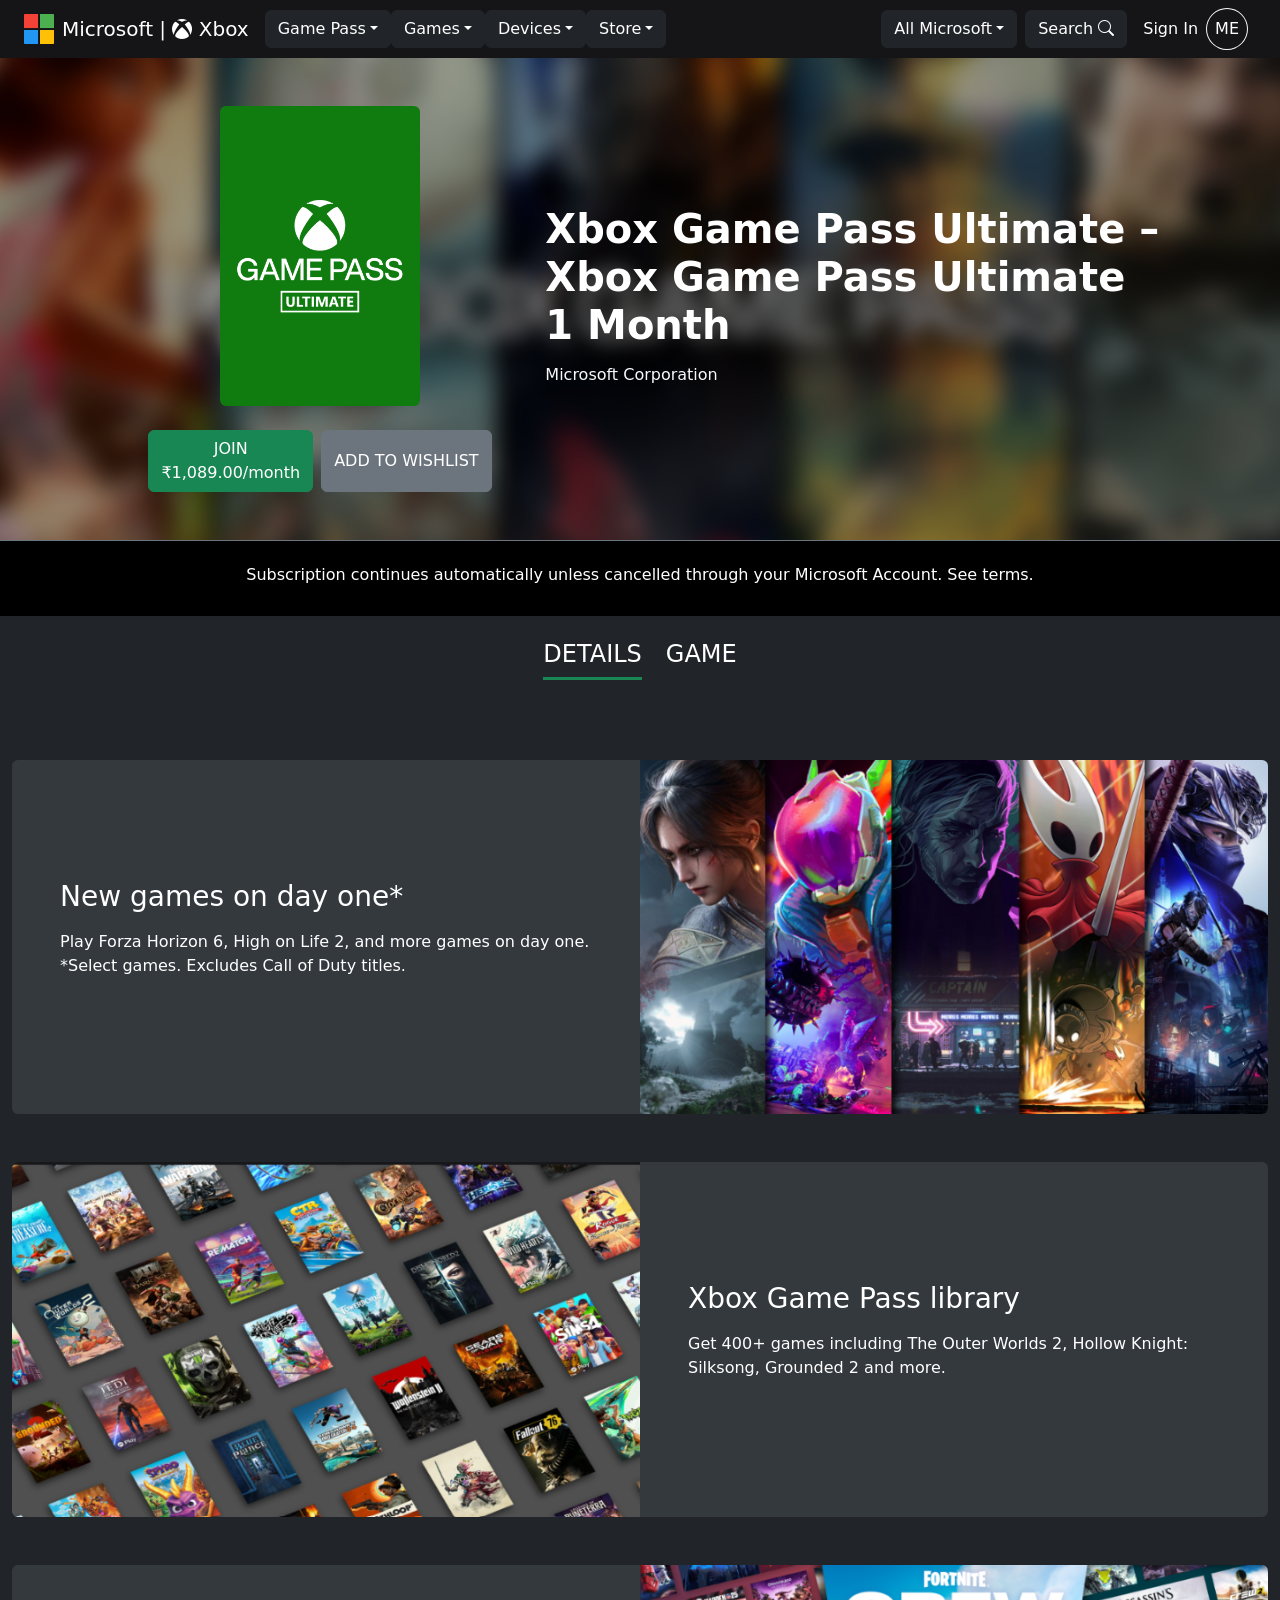
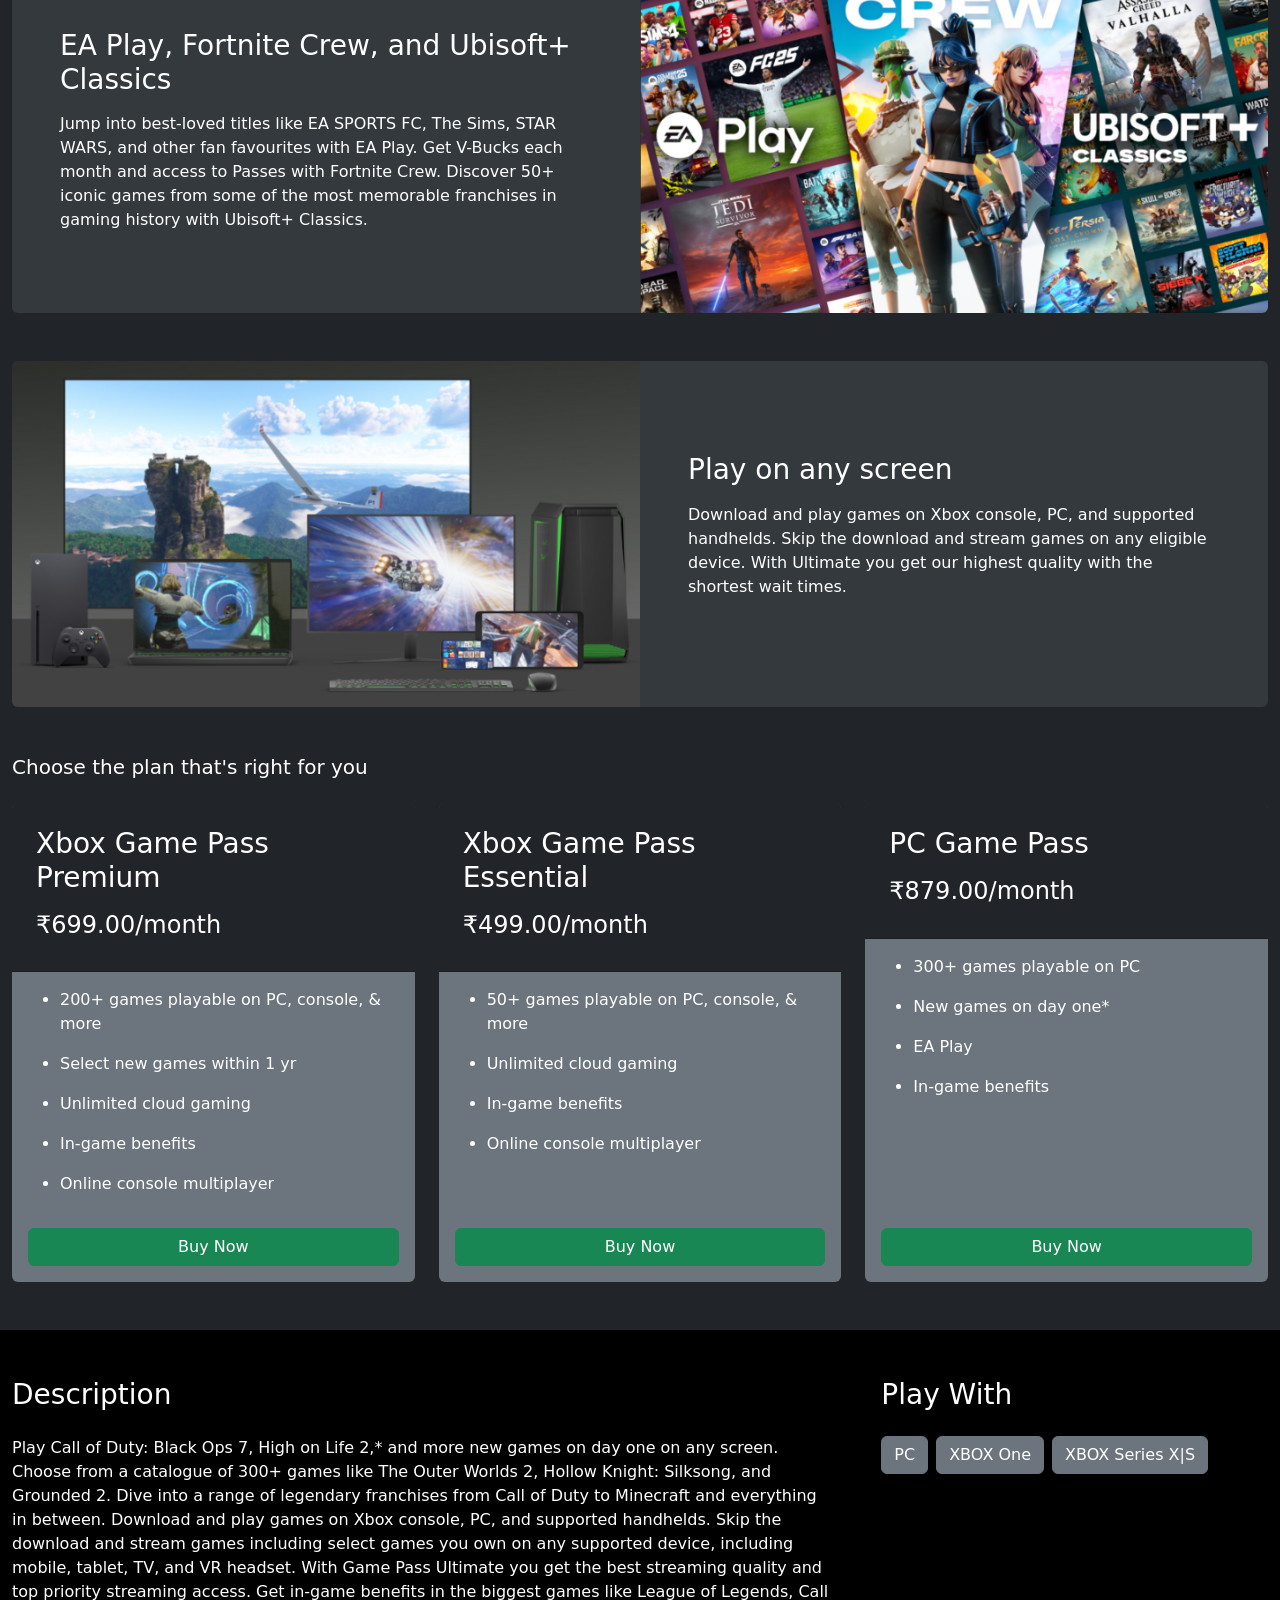
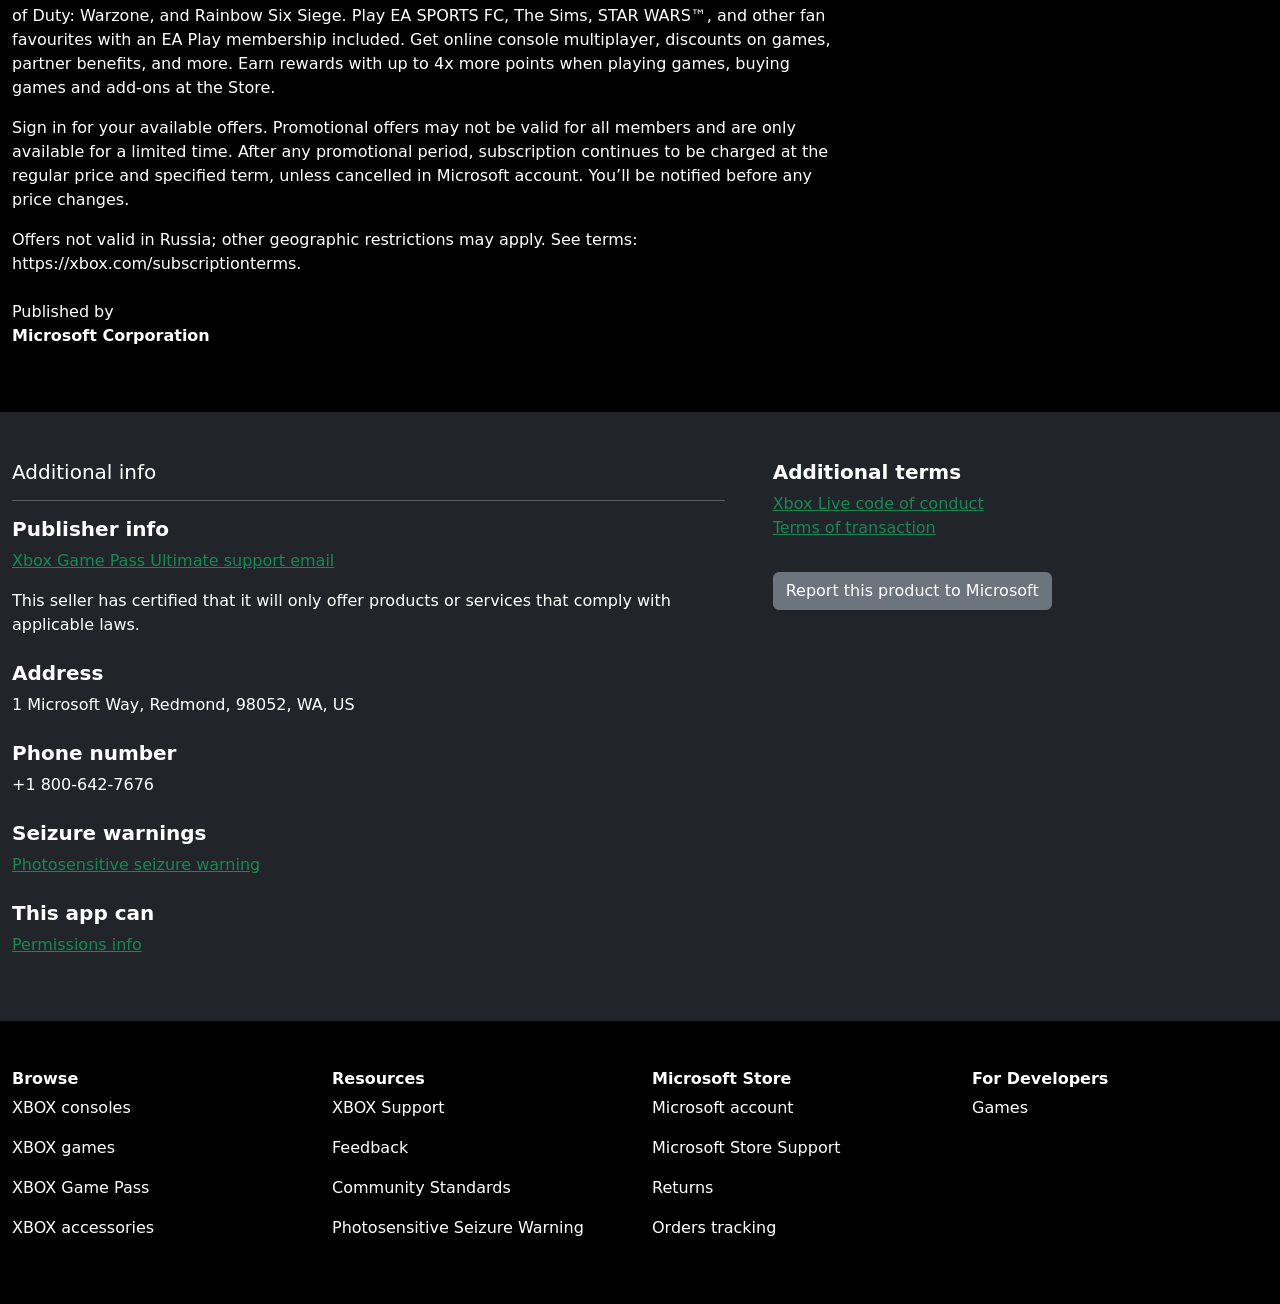
<file: page2.html>
<!DOCTYPE html>
<html lang="en">

<head>
    <meta charset="UTF-8">
    <meta name="viewport" content="width=device-width, initial-scale=1.0">
    <title>Buy Xbox Game Pass Ultimate</title>
    <link href="https://cdn.jsdelivr.net/npm/bootstrap@5.3.8/dist/css/bootstrap.min.css" rel="stylesheet"
        integrity="sha384-sRIl4kxILFvY47J16cr9ZwB07vP4J8+LH7qKQnuqkuIAvNWLzeN8tE5YBujZqJLB" crossorigin="anonymous">
    <script src="https://cdn.jsdelivr.net/npm/bootstrap@5.3.8/dist/js/bootstrap.bundle.min.js"
        integrity="sha384-FKyoEForCGlyvwx9Hj09JcYn3nv7wiPVlz7YYwJrWVcXK/BmnVDxM+D2scQbITxI"
        crossorigin="anonymous"></script>
    <link rel="stylesheet" href="https://cdn.jsdelivr.net/npm/bootstrap-icons@1.13.1/font/bootstrap-icons.min.css">
    <link rel="stylesheet" href="page2.css">
    <link rel="icon" type="image/png" href="./Images/microsoft.png">
</head>

<body class="bg-dark text-white">

    <nav class="navbar navbar-expand-xl navbar-dark bg-black">
        <div class="container-fluid px-3 px-lg-4">
            <a href="#" class="navbar-brand d-flex align-items-center gap-2">
                <img src="./Images/microsoft.png" alt="Microsoft Logo" width="30" height="30">
                <span>Microsoft | <i class="bi bi-xbox"></i> Xbox</span>
            </a>

            <button class="navbar-toggler border border-success" type="button" data-bs-toggle="collapse"
                data-bs-target="#xboxNavbar" aria-controls="xboxNavbar" aria-expanded="false">

             <i class="bi bi-list fs-2 text-white"></i>
            </button>

            <div class="collapse navbar-collapse" id="xboxNavbar">
                <ul class="navbar-nav me-auto mb-2 mb-xl-0">
                    <li class="nav-item dropdown">
                        <button class="btn btn-dark dropdown-toggle" data-bs-toggle="dropdown">Game Pass</button>
                        <ul class="dropdown-menu">
                            <li><a class="dropdown-item" href="#">Game Pass Ultimate</a></li>
                            <li><a class="dropdown-item" href="#">PC Game Pass</a></li>
                            <li><a class="dropdown-item" href="#">Console Game Pass</a></li>
                        </ul>
                    </li>
                    <li class="nav-item dropdown">
                        <button class="btn btn-dark dropdown-toggle" data-bs-toggle="dropdown">Games</button>
                        <ul class="dropdown-menu">
                            <li><a class="dropdown-item" href="#">Xbox Games</a></li>
                            <li><a class="dropdown-item" href="#">PC Games</a></li>
                            <li><a class="dropdown-item" href="#">Game Pass Games</a></li>
                        </ul>
                    </li>
                    <li class="nav-item dropdown">
                        <button class="btn btn-dark dropdown-toggle" data-bs-toggle="dropdown">Devices</button>
                        <ul class="dropdown-menu">
                            <li><a class="dropdown-item" href="#">Xbox Consoles</a></li>
                            <li><a class="dropdown-item" href="#">Xbox Accessories</a></li>
                        </ul>
                    </li>
                    <li class="nav-item dropdown">
                        <button class="btn btn-dark dropdown-toggle" data-bs-toggle="dropdown">Store</button>
                        <ul class="dropdown-menu">
                            <li><a class="dropdown-item" href="#">Xbox Store</a></li>
                            <li><a class="dropdown-item" href="#">Games</a></li>
                            <li><a class="dropdown-item" href="#">Accessories</a></li>
                        </ul>
                    </li>
                </ul>

                <div class="d-flex flex-column flex-xl-row align-items-xl-center gap-2">
                    <div class="dropdown">
                        <button class="btn btn-dark dropdown-toggle" data-bs-toggle="dropdown">All Microsoft</button>
                        <div class="dropdown-menu dropdown-menu-xl-end p-4">
                            <div class="row g-4">
                                <div class="col-12 col-sm-6 col-lg-4 col-xl-2">
                                    <h6 class="fw-bold">Software</h6>
                                    <a class="d-block text-decoration-none mb-2" href="#">Windows Apps</a>
                                    <a class="d-block text-decoration-none mb-2" href="#">OneDrive</a>
                                    <a class="d-block text-decoration-none mb-2" href="#">Outlook</a>
                                    <a class="d-block text-decoration-none mb-2" href="#">Moving from Skype to Teams</a>
                                    <a class="d-block text-decoration-none mb-2" href="#">OneNote</a>
                                    <a class="d-block text-decoration-none mb-2" href="#">Microsoft Teams</a>
                                </div>

                                <div class="col-12 col-sm-6 col-lg-4 col-xl-2">
                                    <h6 class="fw-bold">PCs & Devices</h6>
                                    <a class="d-block text-decoration-none mb-2" href="#">Shop Xbox</a>
                                    <a class="d-block text-decoration-none mb-2" href="#">Accessories</a>
                                </div>

                                <div class="col-12 col-sm-6 col-lg-4 col-xl-2">
                                    <h6 class="fw-bold">Entertainment</h6>
                                    <a class="d-block text-decoration-none mb-2" href="#">Xbox Game Pass Ultimate</a>
                                    <a class="d-block text-decoration-none mb-2" href="#">Xbox games</a>
                                    <a class="d-block text-decoration-none mb-2" href="#">PC games</a>
                                </div>

                                <div class="col-12 col-sm-6 col-lg-4 col-xl-2">
                                    <h6 class="fw-bold">Business</h6>
                                    <a class="d-block text-decoration-none mb-2" href="#">Microsoft AI</a>
                                    <a class="d-block text-decoration-none mb-2" href="#">Microsoft Security</a>
                                    <a class="d-block text-decoration-none mb-2" href="#">Azure</a>
                                    <a class="d-block text-decoration-none mb-2" href="#">Dynamics 365</a>
                                    <a class="d-block text-decoration-none mb-2" href="#">Microsoft 365 for business</a>
                                    <a class="d-block text-decoration-none mb-2" href="#">Microsoft Power Platform</a>
                                    <a class="d-block text-decoration-none mb-2" href="#">Windows 365</a>
                                    <a class="d-block text-decoration-none mb-2" href="#">Digital Sovereignty</a>
                                </div>

                                <div class="col-12 col-sm-6 col-lg-4 col-xl-2">
                                    <h6 class="fw-bold">Developer & IT</h6>
                                    <a class="d-block text-decoration-none mb-2" href="#">Microsoft Developer</a>
                                    <a class="d-block text-decoration-none mb-2" href="#">Microsoft Learn</a>
                                    <a class="d-block text-decoration-none mb-2" href="#">Support for AI marketplace
                                        apps</a>
                                    <a class="d-block text-decoration-none mb-2" href="#">Microsoft Tech Community</a>
                                    <a class="d-block text-decoration-none mb-2" href="#">Microsoft Marketplace</a>
                                    <a class="d-block text-decoration-none mb-2" href="#">Software companies</a>
                                    <a class="d-block text-decoration-none mb-2" href="#">Visual Studio</a>
                                </div>

                                <div class="col-12 col-sm-6 col-lg-4 col-xl-2">
                                    <h6 class="fw-bold">Other</h6>
                                    <a class="d-block text-decoration-none mb-2" href="#">Free downloads & security</a>
                                    <a class="d-block text-decoration-none mb-2" href="#">Education</a>
                                    <a class="d-block text-decoration-none mb-2" href="#">Gift Cards</a>
                                    <a class="d-block text-decoration-none mb-2" href="#">Licensing</a>
                                </div>
                            </div>
                        </div>
                    </div>

                    <div class="d-flex align-items-center">
                        <button class="btn btn-dark" id="searchButton">
                            Search <i class="bi bi-search"></i>
                        </button>

                        <div class="input-group d-none" id="searchBox" style="max-width: 350px;">
                            <input type="text" class="form-control" id="searchInput" list="items">
                            <datalist id="items">
                                <option value="Windows 11">
                                <option value="Microsoft 365 Family">
                                <option value="Microsoft 365 Personal">
                                <option value="Office Home 2024">
                            </datalist>
                            <button class="btn btn-light" id="closeSearch">
                                <i class="bi bi-x-lg"></i>
                            </button>
                            <button class="btn btn-light">
                                <i class="bi bi-search"></i>
                            </button>
                        </div>
                    </div>

                    <div class="d-flex align-items-center gap-2 px-2" id="signin">
                        <span>Sign In</span>
                        <span class="border border-light rounded-circle p-2">ME</span>
                    </div>
                </div>
            </div>
        </div>
    </nav>

    <main>
        <section class="position-relative overflow-hidden bg-black">
            <div class="position-absolute top-0 start-0 w-100 h-100"
                style="background-image:url('./Images/xbox1.png');background-size:cover;background-position:center;filter:blur(10px);transform:scale(1.1);opacity:.6;">
            </div>

            <div class="container-fluid position-relative py-5">
                <div class="row align-items-center justify-content-center g-4">
                    <div class="col-12 col-md-5 col-lg-4 text-center">
                        <img src="./Images/xboximg.jpg" class="img-fluid rounded" alt="Xbox Game Pass"
                            style="max-height:300px;">

                        <div class="d-flex flex-column flex-sm-row justify-content-center gap-2 mt-4">
                            <button class="btn btn-success">
                                JOIN<br>₹1,089.00/month
                            </button>

                            <button class="btn btn-secondary">
                                ADD TO WISHLIST
                            </button>
                        </div>
                    </div>

                    <div class="col-12 col-md-7 col-lg-6">
                        <h1 class="display-6 fw-bold">
                            Xbox Game Pass Ultimate –
                            Xbox Game Pass Ultimate 1 Month
                        </h1>

                        <h6 class="text-light mt-3">
                            Microsoft Corporation
                        </h6>
                    </div>
                </div>
            </div>
        </section>

        <section class="bg-black border-top border-secondary">
            <div class="container-fluid py-4">
                <h6 class="text-center text-md-center">Subscription continues automatically unless cancelled through
                    your
                    Microsoft Account. See terms.</h6>
            </div>
        </section>

        <section class="container-fluid py-4">
            <div class="d-flex justify-content-center gap-4">
                <h4 class="border-bottom border-3 border-success pb-2">DETAILS</h4>
                <h4>GAME</h4>
            </div>
        </section>

        <section class="container-fluid my-5">
            <div class="row align-items-center g-0 bg-secondary bg-opacity-25 rounded overflow-hidden">
                <div class="col-12 col-md-6 p-4 p-lg-5">
                    <h3>New games on day one*</h3>
                    <p class="mt-3">Play Forza Horizon 6, High on Life 2, and more games on day one. *Select games.
                        Excludes Call of Duty titles.</p>
                </div>
                <div class="col-12 col-md-6">
                    <img src="./Images/pag2card.png" class="img-fluid w-100" alt="New games">
                </div>
            </div>
        </section>

        <section class="container-fluid my-5">
            <div class="row align-items-center g-0 bg-secondary bg-opacity-25 rounded overflow-hidden">
                <div class="col-12 col-md-6 order-2 order-md-1">
                    <img src="./Images/page22card.png" class="img-fluid w-100" alt="Game Pass library">
                </div>
                <div class="col-12 col-md-6 order-1 order-md-2 p-4 p-lg-5">
                    <h3>Xbox Game Pass library</h3>
                    <p class="mt-3">Get 400+ games including The Outer Worlds 2, Hollow Knight: Silksong, Grounded 2 and
                        more.</p>
                </div>
            </div>
        </section>

        <section class="container-fluid my-5">
            <div class="row align-items-center g-0 bg-secondary bg-opacity-25 rounded overflow-hidden">
                <div class="col-12 col-md-6 p-4 p-lg-5">
                    <h3>EA Play, Fortnite Crew, and Ubisoft+ Classics</h3>
                    <p class="mt-3">Jump into best-loved titles like EA SPORTS FC, The Sims, STAR WARS, and other fan
                        favourites with EA Play. Get V-Bucks each month and access to Passes with Fortnite Crew.
                        Discover 50+ iconic games from some of the most memorable franchises in gaming history with
                        Ubisoft+ Classics.</p>
                </div>
                <div class="col-12 col-md-6">
                    <img src="./Images/page23card.png" class="img-fluid w-100" alt="EA Play">
                </div>
            </div>
        </section>

        <section class="container-fluid my-5">
            <div class="row align-items-center g-0 bg-secondary bg-opacity-25 rounded overflow-hidden">
                <div class="col-12 col-md-6 order-2 order-md-1">
                    <img src="./Images/page24card.png" class="img-fluid w-100" alt="Play anywhere">
                </div>
                <div class="col-12 col-md-6 order-1 order-md-2 p-4 p-lg-5">
                    <h3>Play on any screen</h3>
                    <p class="mt-3">Download and play games on Xbox console, PC, and supported handhelds. Skip the
                        download and stream games on any eligible device. With Ultimate you get our highest quality with
                        the shortest wait times.</p>
                </div>
            </div>
        </section>

        <section class="container-fluid my-5">
            <h5 class="mb-4">Choose the plan that's right for you</h5>
            <div class="row g-4">
                <div class="col-12 col-md-6 col-xl-4">
                    <div class="card bg-secondary text-white h-100">
                        <div class="card-header bg-dark p-4">
                            <h3>Xbox Game Pass Premium</h3>
                            <h4 class="mt-3">₹699.00/month</h4>
                        </div>
                        <div class="card-body d-flex flex-column">
                            <ul class="flex-grow-1">
                                <li class="mb-3">200+ games playable on PC, console, & more</li>
                                <li class="mb-3">Select new games within 1 yr</li>
                                <li class="mb-3">Unlimited cloud gaming</li>
                                <li class="mb-3">In-game benefits</li>
                                <li class="mb-3">Online console multiplayer</li>
                            </ul>
                            <button class="btn btn-success w-100">Buy Now</button>
                        </div>
                    </div>
                </div>

                <div class="col-12 col-md-6 col-xl-4">
                    <div class="card bg-secondary text-white h-100">
                        <div class="card-header bg-dark p-4">
                            <h3>Xbox Game Pass Essential</h3>
                            <h4 class="mt-3">₹499.00/month</h4>
                        </div>
                        <div class="card-body d-flex flex-column">
                            <ul class="flex-grow-1">
                                <li class="mb-3">50+ games playable on PC, console, & more</li>
                                <li class="mb-3">Unlimited cloud gaming</li>
                                <li class="mb-3">In-game benefits</li>
                                <li class="mb-3">Online console multiplayer</li>
                            </ul>
                            <button class="btn btn-success w-100">Buy Now</button>
                        </div>
                    </div>
                </div>

                <div class="col-12 col-md-6 col-xl-4">
                    <div class="card bg-secondary text-white h-100">
                        <div class="card-header bg-dark p-4">
                            <h3>PC Game Pass</h3>
                            <h4 class="mt-3">₹879.00/month</h4>
                        </div>
                        <div class="card-body d-flex flex-column">
                            <ul class="flex-grow-1">
                                <li class="mb-3">300+ games playable on PC</li>
                                <li class="mb-3">New games on day one*</li>
                                <li class="mb-3">EA Play</li>
                                <li class="mb-3">In-game benefits</li>
                            </ul>
                            <button class="btn btn-success w-100">Buy Now</button>
                        </div>
                    </div>
                </div>
            </div>
        </section>

        <section class="bg-black py-5">
            <div class="container-fluid">
                <div class="row g-5">
                    <div class="col-12 col-lg-8">
                        <h3>Description</h3>
                        <p class="mt-4">Play Call of Duty: Black Ops 7, High on Life 2,* and more new games on day one
                            on any screen. Choose from a catalogue of 300+ games like The Outer Worlds 2, Hollow Knight:
                            Silksong, and Grounded 2. Dive into a range of legendary franchises from Call of Duty to
                            Minecraft and everything in between. Download and play games on Xbox console, PC, and
                            supported handhelds. Skip the download and stream games including select games you own on
                            any supported device, including mobile, tablet, TV, and VR headset. With Game Pass Ultimate
                            you get the best streaming quality and top priority streaming access. Get in-game benefits
                            in the biggest games like League of Legends, Call of Duty: Warzone, and Rainbow Six Siege.
                            Play EA SPORTS FC, The Sims, STAR WARS™, and other fan favourites with an EA Play membership
                            included. Get online console multiplayer, discounts on games, partner benefits, and more.
                            Earn rewards with up to 4x more points when playing games, buying games and add-ons at the
                            Store.</p>
                        <p>Sign in for your available offers. Promotional offers may not be valid for all members and
                            are only available for a limited time. After any promotional period, subscription continues
                            to be charged at the regular price and specified term, unless cancelled in Microsoft
                            account. You’ll be notified before any price changes.</p>
                        <p>Offers not valid in Russia; other geographic restrictions may apply. See terms:
                            https://xbox.com/subscriptionterms.</p>
                        <p class="mt-4">Published by<br><strong>Microsoft Corporation</strong></p>
                    </div>

                    <div class="col-12 col-lg-4">
                        <h3>Play With</h3>
                        <div class="d-flex flex-wrap gap-2 mt-4">
                            <button class="btn btn-secondary">PC</button>
                            <button class="btn btn-secondary">XBOX One</button>
                            <button class="btn btn-secondary">XBOX Series X|S</button>
                        </div>
                    </div>
                </div>
            </div>
        </section>

        <section class="container-fluid my-5">
            <div class="row g-5">
                <div class="col-12 col-lg-7">
                    <h5>Additional info</h5>
                    <hr>
                    <h5 class="fw-bold">Publisher info</h5>
                    <p class="text-success text-decoration-underline">Xbox Game Pass Ultimate support email</p>
                    <p>This seller has certified that it will only offer products or services that comply with
                        applicable laws.</p>
                    <h5 class="fw-bold mt-4">Address</h5>
                    <p>1 Microsoft Way, Redmond, 98052, WA, US</p>
                    <h5 class="fw-bold mt-4">Phone number</h5>
                    <p>+1 800-642-7676</p>
                    <h5 class="fw-bold mt-4">Seizure warnings</h5>
                    <p class="text-success text-decoration-underline">Photosensitive seizure warning</p>
                    <h5 class="fw-bold mt-4">This app can</h5>
                    <p class="text-success text-decoration-underline">Permissions info</p>
                </div>

                <div class="col-12 col-lg-5">
                    <h5 class="fw-bold">Additional terms</h5>
                    <p class="text-success text-decoration-underline">Xbox Live code of conduct<br>Terms of transaction
                    </p>
                    <button class="btn btn-secondary mt-3">Report this product to Microsoft</button>
                </div>
            </div>
        </section>
    </main>

    <footer class="bg-black py-5 mt-5">
        <div class="container-fluid">
            <div class="row g-4">
                <div class="col-12 col-sm-6 col-lg-3">
                    <h6 class="fw-bold">Browse</h6>
                    <a href="#" class="d-block text-white text-decoration-none mb-3">XBOX consoles</a>
                    <a href="#" class="d-block text-white text-decoration-none mb-3">XBOX games</a>
                    <a href="#" class="d-block text-white text-decoration-none mb-3">XBOX Game Pass</a>
                    <a href="#" class="d-block text-white text-decoration-none mb-3">XBOX accessories</a>
                </div>

                <div class="col-12 col-sm-6 col-lg-3">
                    <h6 class="fw-bold">Resources</h6>
                    <a href="#" class="d-block text-white text-decoration-none mb-3">XBOX Support</a>
                    <a href="#" class="d-block text-white text-decoration-none mb-3">Feedback</a>
                    <a href="#" class="d-block text-white text-decoration-none mb-3">Community Standards</a>
                    <a href="#" class="d-block text-white text-decoration-none mb-3">Photosensitive Seizure Warning</a>
                </div>

                <div class="col-12 col-sm-6 col-lg-3">
                    <h6 class="fw-bold">Microsoft Store</h6>
                    <a href="#" class="d-block text-white text-decoration-none mb-3">Microsoft account</a>
                    <a href="#" class="d-block text-white text-decoration-none mb-3">Microsoft Store Support</a>
                    <a href="#" class="d-block text-white text-decoration-none mb-3">Returns</a>
                    <a href="#" class="d-block text-white text-decoration-none mb-3">Orders tracking</a>
                </div>

                <div class="col-12 col-sm-6 col-lg-3">
                    <h6 class="fw-bold">For Developers</h6>
                    <a href="#" class="d-block text-white text-decoration-none mb-3">Games</a>
                </div>
            </div>
        </div>
    </footer>

    <script>
        const searchButton = document.getElementById("searchButton");
        const searchBox = document.getElementById("searchBox");
        const closeSearch = document.getElementById("closeSearch");
        const searchInput = document.getElementById("searchInput");
        const sign = document.getElementById("signin");

        searchButton.addEventListener("click", () => {
            searchButton.classList.add("d-none");
            searchBox.classList.remove("d-none");
            sign.classList.add("d-none");
            searchInput.focus();
        });

        closeSearch.addEventListener("click", () => {
            searchBox.classList.add("d-none");
            searchButton.classList.remove("d-none");
            sign.classList.remove("d-none");
            searchInput.value = "";
        });
    </script>

</body>

</html>
</file>
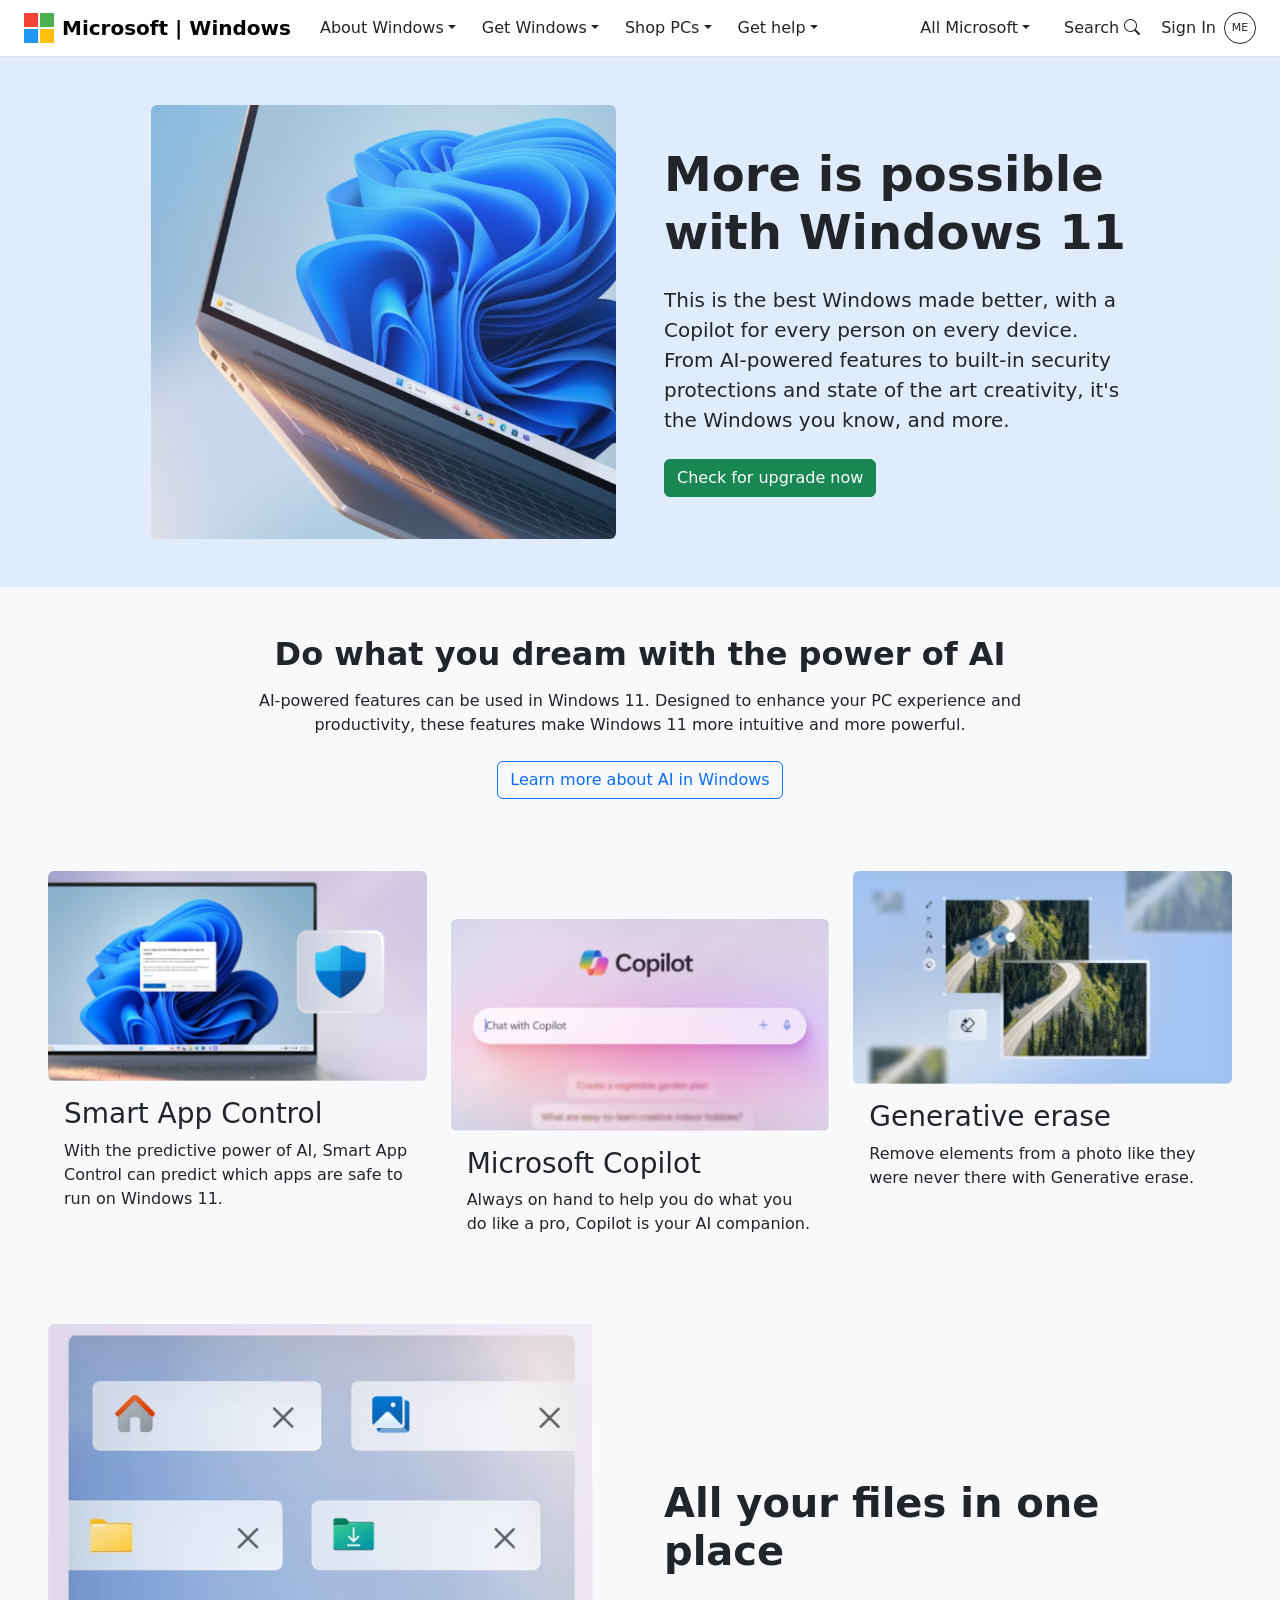
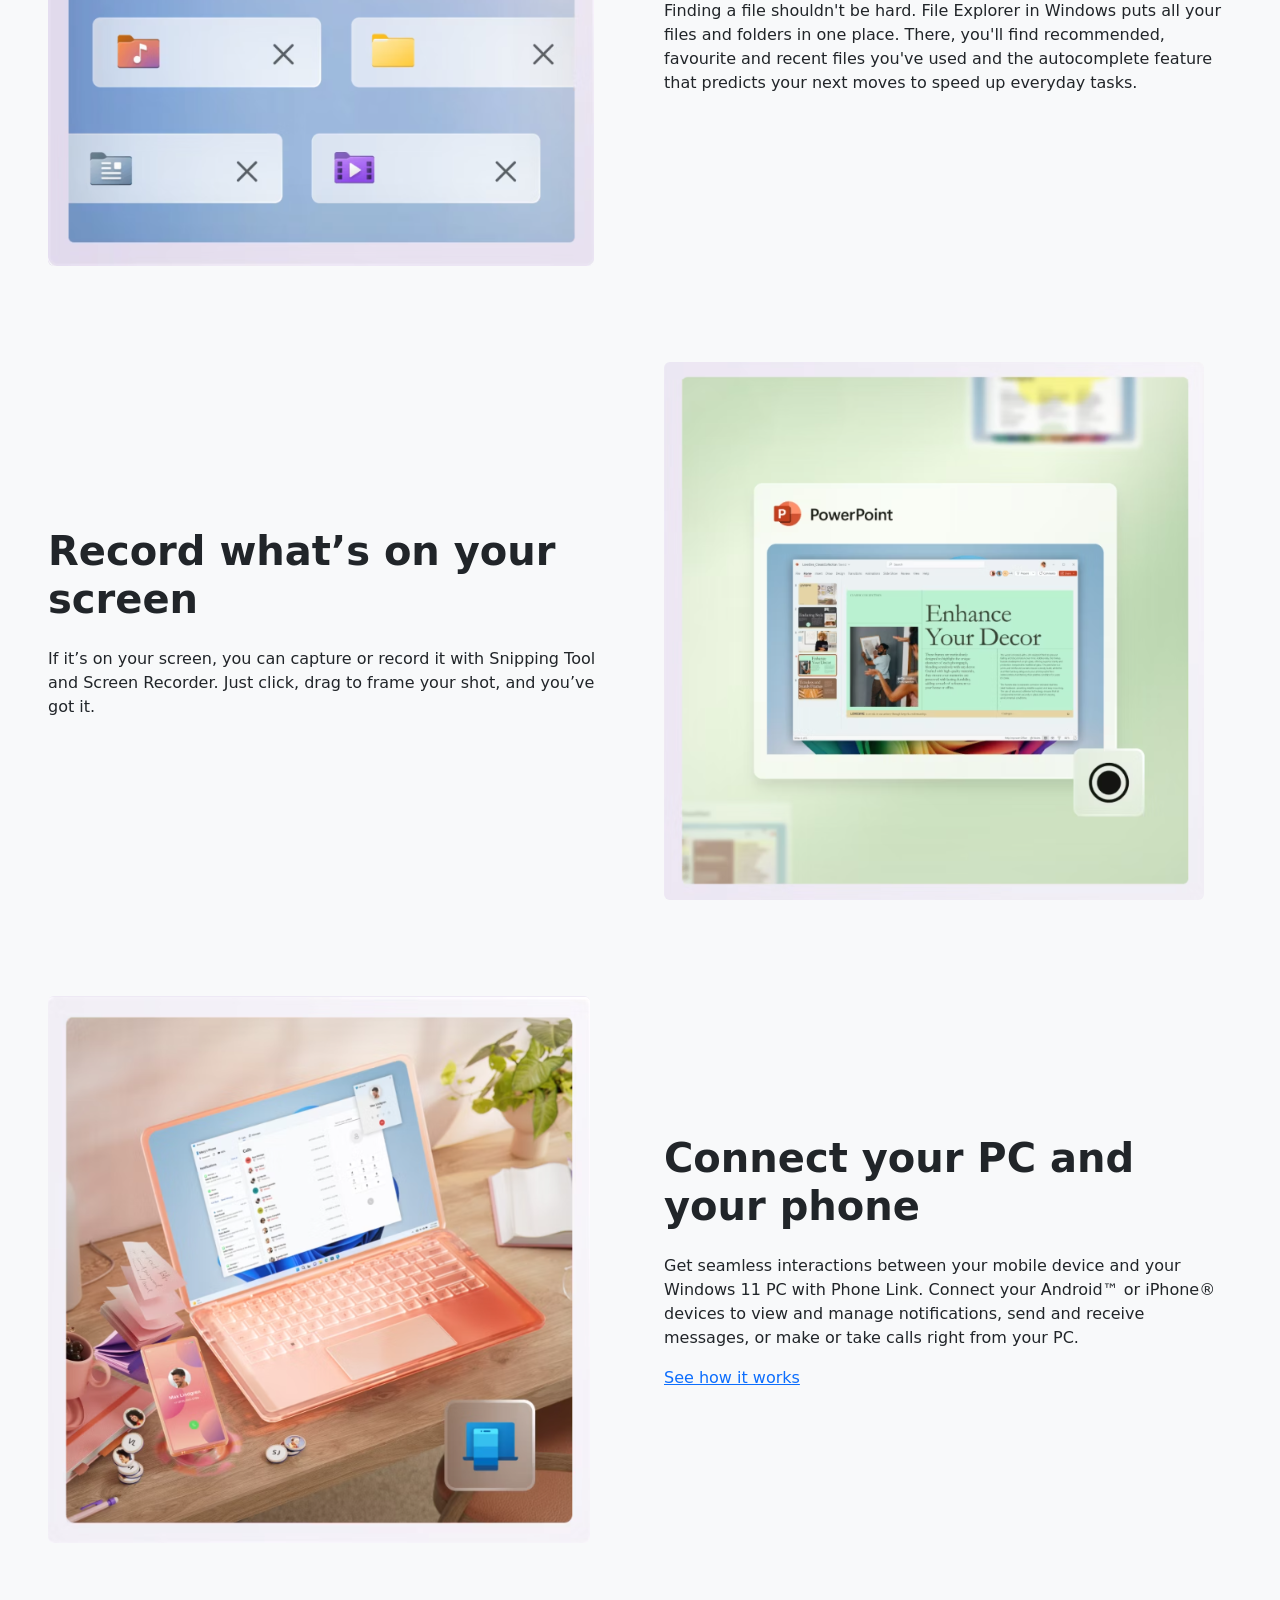
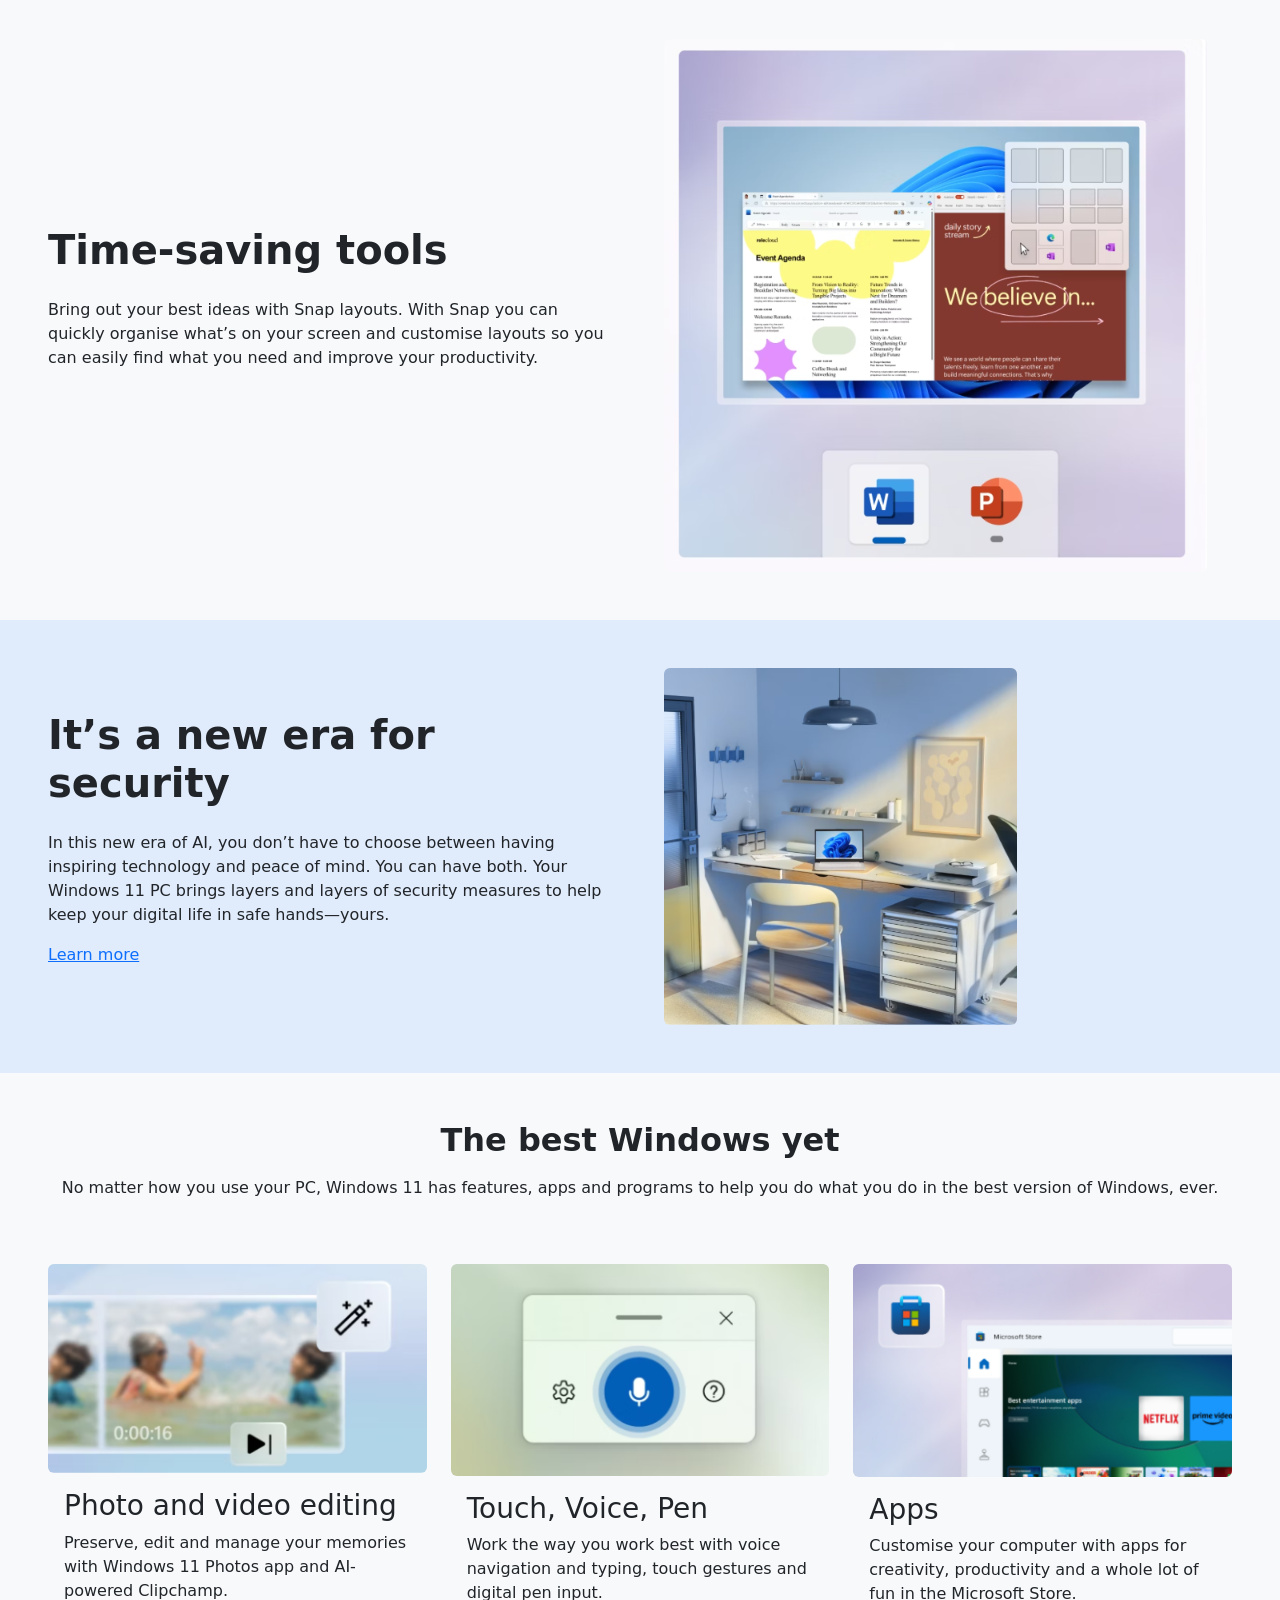
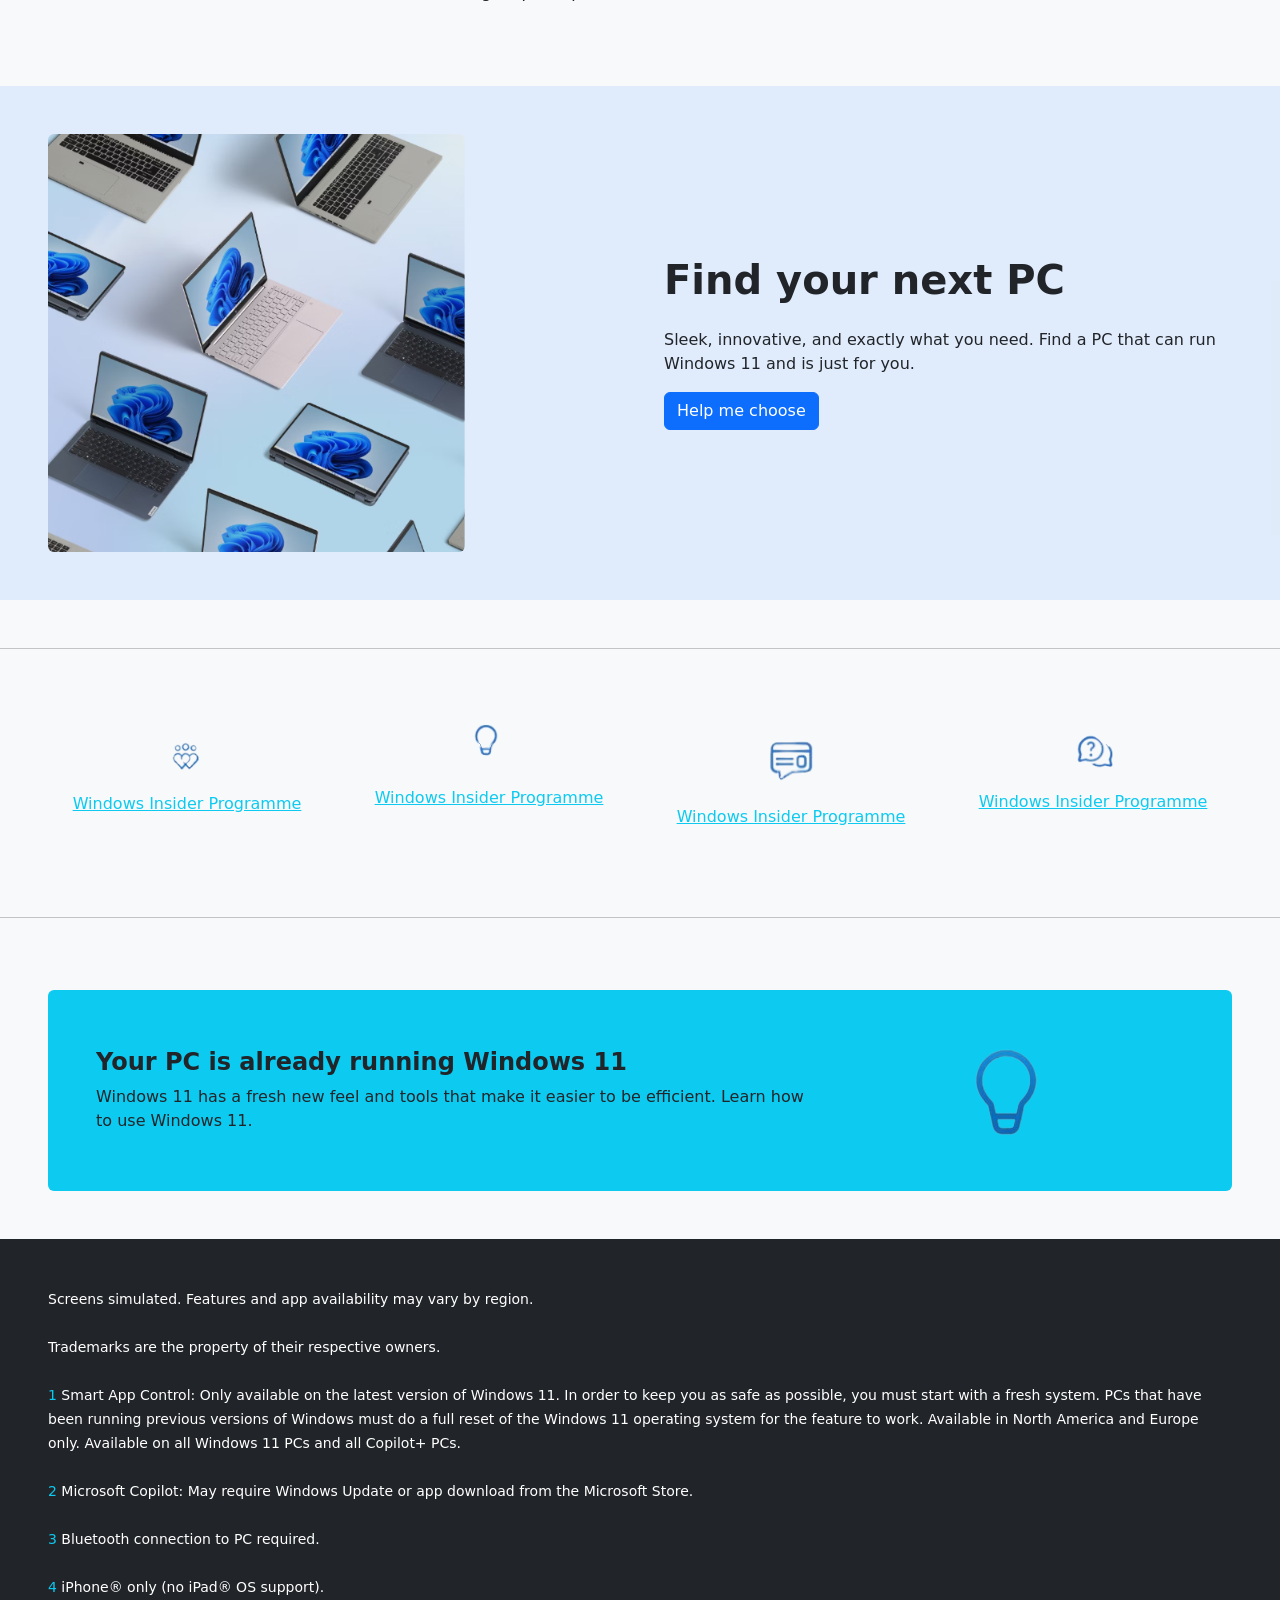
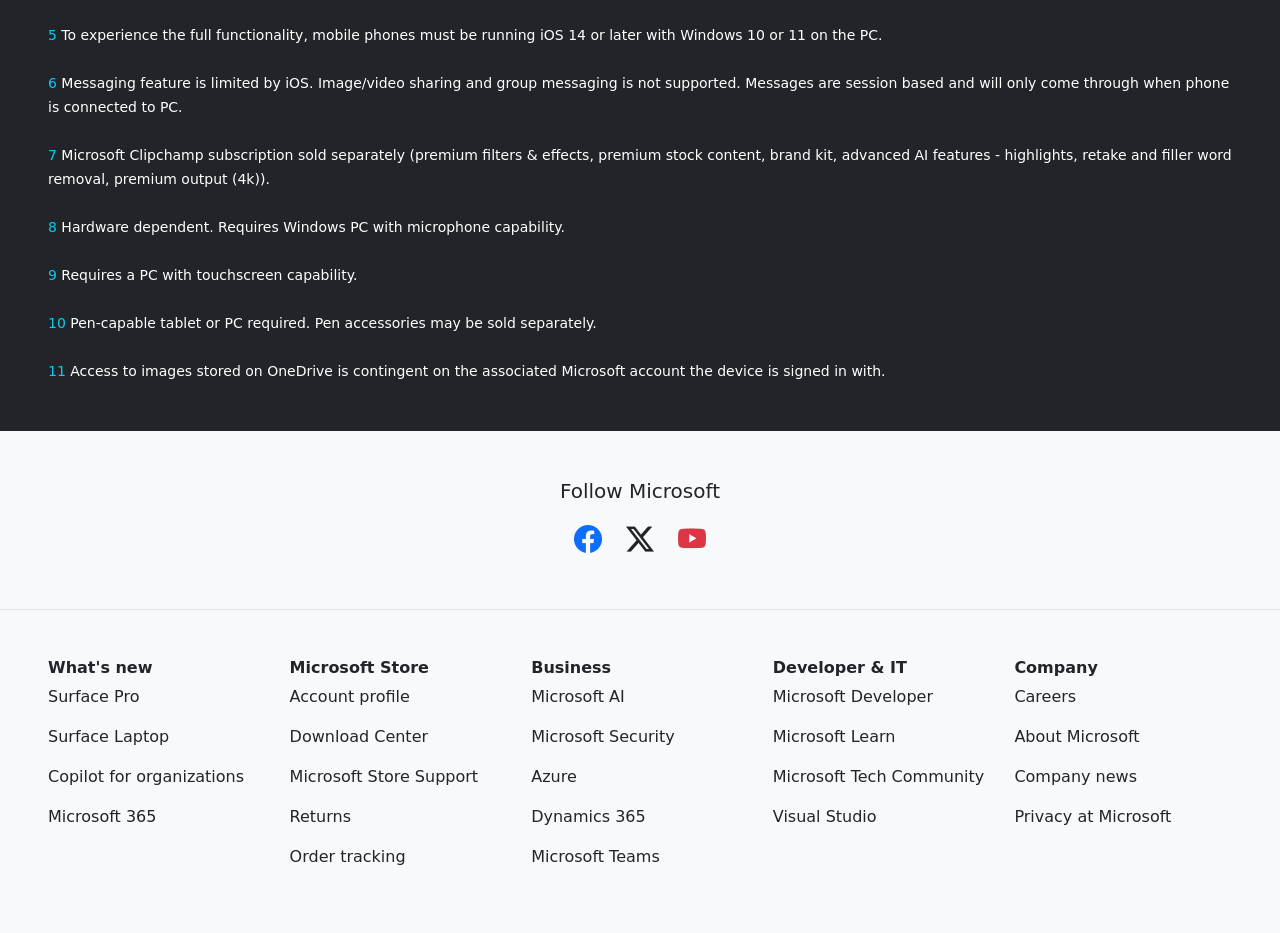
<file: page3.html>
<!DOCTYPE html>
<html lang="en">

<head>
    <meta charset="UTF-8">
    <meta name="viewport" content="width=device-width,initial-scale=1.0">
    <title>Meet Windows 11: Features, Look, Benefits & More | Microsoft</title>
    <link href="https://cdn.jsdelivr.net/npm/bootstrap@5.3.8/dist/css/bootstrap.min.css" rel="stylesheet">
    <script src="https://cdn.jsdelivr.net/npm/bootstrap@5.3.8/dist/js/bootstrap.bundle.min.js"></script>
    <link rel="stylesheet" href="https://cdn.jsdelivr.net/npm/bootstrap-icons@1.13.1/font/bootstrap-icons.min.css">
    <link rel="icon" type="image/png" href="./Images/microsoft.png">
</head>

<body class="bg-light text-dark">

    <nav class="navbar navbar-expand-xl bg-white border-bottom">
        <div class="container-fluid px-3 px-lg-4">
            <a href="#" class="navbar-brand d-flex align-items-center gap-2 fw-semibold">
                <img src="./Images/microsoft.png" alt="Microsoft logo" width="30" height="30">
                <span>Microsoft | Windows</span>
            </a>

            <button class="navbar-toggler border-dark" type="button" data-bs-toggle="collapse"
                data-bs-target="#windowsNavbar" aria-controls="windowsNavbar" aria-expanded="false">
                <i class="bi bi-list fs-2"></i>
            </button>

            <div class="collapse navbar-collapse" id="windowsNavbar">
                <ul class="navbar-nav me-auto mb-2 mb-xl-0">

                    <li class="nav-item dropdown">
                        <button class="btn dropdown-toggle" data-bs-toggle="dropdown">About Windows</button>
                        <ul class="dropdown-menu">
                            <li><a class="dropdown-item" href="#">Meet Windows 11</a></li>
                            <li><a class="dropdown-item" href="#">Compare Windows 10 & 11</a></li>
                            <li><a class="dropdown-item" href="#">Windows 11 security</a></li>
                            <li><a class="dropdown-item" href="#">AI features in Windows</a></li>
                            <li><a class="dropdown-item" href="#">Apps</a></li>
                        </ul>
                    </li>

                    <li class="nav-item dropdown">
                        <button class="btn dropdown-toggle" data-bs-toggle="dropdown">Get Windows</button>
                        <ul class="dropdown-menu">
                            <li><a class="dropdown-item" href="#">How to get Windows 11</a></li>
                            <li><a class="dropdown-item" href="#">Windows 11 specs & requirements</a></li>
                            <li><a class="dropdown-item" href="#">Windows Backup</a></li>
                            <li><a class="dropdown-item" href="#">Buy Windows 11 Home</a></li>
                            <li><a class="dropdown-item" href="#">Buy Windows 11 Pro</a></li>
                        </ul>
                    </li>

                    <li class="nav-item dropdown">
                        <button class="btn dropdown-toggle" data-bs-toggle="dropdown">Shop PCs</button>
                        <ul class="dropdown-menu">
                            <li><a class="dropdown-item" href="#">Help me choose a PC</a></li>
                            <li><a class="dropdown-item" href="#">PC Buying Guide</a></li>
                            <li><a class="dropdown-item" href="#">Laptops for university students</a></li>
                        </ul>
                    </li>

                    <li class="nav-item dropdown">
                        <button class="btn dropdown-toggle" data-bs-toggle="dropdown">Get help</button>
                        <ul class="dropdown-menu">
                            <li><a class="dropdown-item" href="#">Windows help & support</a></li>
                            <li><a class="dropdown-item" href="#">End of support for previous versions</a></li>
                            <li><a class="dropdown-item" href="#">Extended Security for Windows 10</a></li>
                        </ul>
                    </li>

                </ul>

                <div class="d-flex flex-column flex-xl-row align-items-xl-center gap-2">

                    <div class="dropdown">
                        <button class="btn dropdown-toggle" data-bs-toggle="dropdown">All Microsoft</button>
                        <div class="dropdown-menu dropdown-menu-xl-end p-4">
                            <div class="row g-4">

                                <div class="col-12 col-sm-6 col-lg-4 col-xl-2">
                                    <h6 class="fw-bold">Software</h6>
                                    <a class="d-block text-decoration-none mb-2" href="#">Windows Apps</a>
                                    <a class="d-block text-decoration-none mb-2" href="#">OneDrive</a>
                                    <a class="d-block text-decoration-none mb-2" href="#">Outlook</a>
                                    <a class="d-block text-decoration-none mb-2" href="#">Moving from Skype to Teams</a>
                                    <a class="d-block text-decoration-none mb-2" href="#">OneNote</a>
                                    <a class="d-block text-decoration-none mb-2" href="#">Microsoft Teams</a>
                                </div>

                                <div class="col-12 col-sm-6 col-lg-4 col-xl-2">
                                    <h6 class="fw-bold">PCs & Devices</h6>
                                    <a class="d-block text-decoration-none mb-2" href="#">Shop Xbox</a>
                                    <a class="d-block text-decoration-none mb-2" href="#">Accessories</a>
                                </div>

                                <div class="col-12 col-sm-6 col-lg-4 col-xl-2">
                                    <h6 class="fw-bold">Entertainment</h6>
                                    <a class="d-block text-decoration-none mb-2" href="#">Xbox Game Pass Ultimate</a>
                                    <a class="d-block text-decoration-none mb-2" href="#">Xbox games</a>
                                    <a class="d-block text-decoration-none mb-2" href="#">PC games</a>
                                </div>

                                <div class="col-12 col-sm-6 col-lg-4 col-xl-2">
                                    <h6 class="fw-bold">Business</h6>
                                    <a class="d-block text-decoration-none mb-2" href="#">Microsoft AI</a>
                                    <a class="d-block text-decoration-none mb-2" href="#">Microsoft Security</a>
                                    <a class="d-block text-decoration-none mb-2" href="#">Azure</a>
                                    <a class="d-block text-decoration-none mb-2" href="#">Dynamics 365</a>
                                    <a class="d-block text-decoration-none mb-2" href="#">Microsoft 365 for business</a>
                                    <a class="d-block text-decoration-none mb-2" href="#">Microsoft Power Platform</a>
                                    <a class="d-block text-decoration-none mb-2" href="#">Windows 365</a>
                                    <a class="d-block text-decoration-none mb-2" href="#">Digital Sovereignty</a>
                                </div>

                                <div class="col-12 col-sm-6 col-lg-4 col-xl-2">
                                    <h6 class="fw-bold">Developer & IT</h6>
                                    <a class="d-block text-decoration-none mb-2" href="#">Microsoft Developer</a>
                                    <a class="d-block text-decoration-none mb-2" href="#">Microsoft Learn</a>
                                    <a class="d-block text-decoration-none mb-2" href="#">Support for AI marketplace
                                        apps</a>
                                    <a class="d-block text-decoration-none mb-2" href="#">Microsoft Tech Community</a>
                                    <a class="d-block text-decoration-none mb-2" href="#">Microsoft Marketplace</a>
                                    <a class="d-block text-decoration-none mb-2" href="#">Software companies</a>
                                    <a class="d-block text-decoration-none mb-2" href="#">Visual Studio</a>
                                </div>

                                <div class="col-12 col-sm-6 col-lg-4 col-xl-2">
                                    <h6 class="fw-bold">Other</h6>
                                    <a class="d-block text-decoration-none mb-2" href="#">Free downloads & security</a>
                                    <a class="d-block text-decoration-none mb-2" href="#">Education</a>
                                    <a class="d-block text-decoration-none mb-2" href="#">Gift Cards</a>
                                    <a class="d-block text-decoration-none mb-2" href="#">Licensing</a>
                                </div>

                            </div>
                        </div>
                    </div>

                    <div class="d-flex align-items-center">
                        <button class="btn" id="searchButton">Search <i class="bi bi-search"></i></button>

                        <div class="input-group d-none" id="searchBox">
                            <input type="text" class="form-control" id="searchInput" list="items">
                            <datalist id="items">
                                <option value="Windows 11">
                                <option value="Windows 11 Home">
                                <option value="Windows 11 Pro">
                                <option value="PC Health Check">
                            </datalist>
                            <button class="btn btn-light border" id="closeSearch">
                                <i class="bi bi-x-lg"></i>
                            </button>
                            <button class="btn btn-light border">
                                <i class="bi bi-search"></i>
                            </button>
                        </div>
                    </div>

                    <div class="d-flex align-items-center gap-2" id="signin">
                        <span>Sign In</span>
                        <span class="border border-dark rounded-circle d-flex align-items-center justify-content-center"
                            style="width:32px;height:32px;font-size:11px">ME</span>
                    </div>

                </div>
            </div>
        </div>
    </nav>

    <main>

        <section class="bg-primary bg-opacity-10 py-5">
            <div class="container-fluid px-3 px-lg-5">
                <div class="row align-items-center justify-content-center g-5">

                    <div class="col-12 col-md-6 col-lg-5">
                        <img src="./Images/page3bcard.png" class="img-fluid rounded" alt="Windows 11">
                    </div>

                    <div class="col-12 col-md-6 col-lg-5">
                        <h1 class="display-5 fw-semibold">More is possible with Windows 11</h1>
                        <p class="fs-5 mt-4">This is the best Windows made better, with a Copilot for every person on
                            every device. From AI-powered features to built-in security protections and state of the art
                            creativity, it's the Windows you know, and more.</p>
                        <button class="btn btn-success mt-2">Check for upgrade now</button>
                    </div>

                </div>
            </div>
        </section>

        <section class="container-fluid px-3 px-lg-5 py-5">
            <div class="row justify-content-center">
                <div class="col-12 col-lg-8 text-center">
                    <h2 class="fw-semibold">Do what you dream with the power of AI</h2>
                    <p class="mt-3">AI-powered features can be used in Windows 11. Designed to enhance your PC
                        experience and productivity, these features make Windows 11 more intuitive and more powerful.
                    </p>
                    <a href="#" class="btn btn-outline-primary mt-2">Learn more about AI in Windows</a>
                </div>
            </div>
        </section>

        <section class="container-fluid px-3 px-lg-5 py-4">
            <div class="row g-4">

                <div class="col-12 col-md-6 col-lg-4">
                    <div class="card h-100 border-0 bg-light">
                        <img src="./Images/page32card.png" class="card-img-top rounded" alt="Smart App Control">
                        <div class="card-body p-3">
                            <h3 class="card-title">Smart App Control</h3>
                            <p class="card-text">With the predictive power of AI, Smart App Control can predict which
                                apps are safe to run on Windows 11.</p>
                        </div>
                    </div>
                </div>

                <div class="col-12 col-md-6 col-lg-4">
                    <div class="card h-100 border-0 bg-light">
                        <img src="./Images/page33card.png" class="card-img-top rounded mt-lg-5" alt="Microsoft Copilot">
                        <div class="card-body p-3">
                            <h3 class="card-title">Microsoft Copilot</h3>
                            <p class="card-text">Always on hand to help you do what you do like a pro, Copilot is your
                                AI companion.</p>
                        </div>
                    </div>
                </div>

                <div class="col-12 col-md-6 col-lg-4">
                    <div class="card h-100 border-0 bg-light">
                        <img src="./Images/page34card.png" class="card-img-top rounded" alt="Generative erase">
                        <div class="card-body p-3">
                            <h3 class="card-title">Generative erase</h3>
                            <p class="card-text">Remove elements from a photo like they were never there with Generative
                                erase.</p>
                        </div>
                    </div>
                </div>

            </div>
        </section>

        <section class="container-fluid px-3 px-lg-5 py-5">
            <div class="row align-items-center g-5">
                <div class="col-12 col-lg-6">
                    <img src="./Images/page331bigcard.png" class="img-fluid rounded" alt="File Explorer">
                </div>
                <div class="col-12 col-lg-6">
                    <h2 class="display-6 fw-semibold">All your files in one place</h2>
                    <p class="mt-4">Finding a file shouldn't be hard. File Explorer in Windows puts all your files and
                        folders in one place. There, you'll find recommended, favourite and recent files you've used and
                        the autocomplete feature that predicts your next moves to speed up everyday tasks.</p>
                </div>
            </div>
        </section>

        <section class="container-fluid px-3 px-lg-5 py-5">
            <div class="row align-items-center g-5">
                <div class="col-12 col-lg-6 order-2 order-lg-1">
                    <h2 class="display-6 fw-semibold">Record what’s on your screen</h2>
                    <p class="mt-4">If it’s on your screen, you can capture or record it with Snipping Tool and Screen
                        Recorder. Just click, drag to frame your shot, and you’ve got it.</p>
                </div>
                <div class="col-12 col-lg-6 order-1 order-lg-2">
                    <img src="./Images/page332bcard.png" class="img-fluid rounded" alt="Screen recording">
                </div>
            </div>
        </section>

        <section class="container-fluid px-3 px-lg-5 py-5">
            <div class="row align-items-center g-5">
                <div class="col-12 col-lg-6">
                    <img src="./Images/page333bcard.png" class="img-fluid rounded" alt="Phone Link">
                </div>
                <div class="col-12 col-lg-6">
                    <h2 class="display-6 fw-semibold">Connect your PC and your phone</h2>
                    <p class="mt-4">Get seamless interactions between your mobile device and your Windows 11 PC with
                        Phone Link. Connect your Android™ or iPhone® devices to view and manage notifications, send and
                        receive messages, or make or take calls right from your PC.</p>
                    <p class="text-primary text-decoration-underline">See how it works</p>
                </div>
            </div>
        </section>

        <section class="container-fluid px-3 px-lg-5 py-5">
            <div class="row align-items-center g-5">
                <div class="col-12 col-lg-6 order-2 order-lg-1">
                    <h2 class="display-6 fw-semibold">Time-saving tools</h2>
                    <p class="mt-4">Bring out your best ideas with Snap layouts. With Snap you can quickly organise
                        what’s on your screen and customise layouts so you can easily find what you need and improve
                        your productivity.</p>
                </div>
                <div class="col-12 col-lg-6 order-1 order-lg-2">
                    <img src="./Images/page334bcard.png" class="img-fluid rounded" alt="Snap layouts">
                </div>
            </div>
        </section>

        <section class="bg-primary bg-opacity-10 py-5">
            <div class="container-fluid px-3 px-lg-5">
                <div class="row align-items-center g-5">
                    <div class="col-12 col-lg-6">
                        <h2 class="display-6 fw-semibold">It’s a new era for security</h2>
                        <p class="mt-4">In this new era of AI, you don’t have to choose between having inspiring
                            technology and peace of mind. You can have both. Your Windows 11 PC brings layers and layers
                            of security measures to help keep your digital life in safe hands—yours.</p>
                        <p class="text-primary text-decoration-underline">Learn more</p>
                    </div>
                    <div class="col-12 col-lg-6">
                        <img src="./Images/page335bcard.png" class="img-fluid rounded" alt="Windows security">
                    </div>
                </div>
            </div>
        </section>

        <section class="container-fluid px-3 px-lg-5 py-5 text-center">
            <h2 class="fw-semibold">The best Windows yet</h2>
            <p class="mt-3">No matter how you use your PC, Windows 11 has features, apps and programs to help you do
                what you do in the best version of Windows, ever.</p>
        </section>

        <section class="container-fluid px-3 px-lg-5 pb-5">
            <div class="row g-4">

                <div class="col-12 col-md-6 col-lg-4">
                    <div class="card h-100 border-0 bg-light">
                        <img src="./Images/page3card31.png" class="card-img-top rounded" alt="Photo and video editing">
                        <div class="card-body">
                            <h3>Photo and video editing</h3>
                            <p>Preserve, edit and manage your memories with Windows 11 Photos app and AI-powered
                                Clipchamp.</p>
                        </div>
                    </div>
                </div>

                <div class="col-12 col-md-6 col-lg-4">
                    <div class="card h-100 border-0 bg-light">
                        <img src="./Images/page3card32.png" class="card-img-top rounded" alt="Touch Voice Pen">
                        <div class="card-body">
                            <h3>Touch, Voice, Pen</h3>
                            <p>Work the way you work best with voice navigation and typing, touch gestures and digital
                                pen input.</p>
                        </div>
                    </div>
                </div>

                <div class="col-12 col-md-6 col-lg-4">
                    <div class="card h-100 border-0 bg-light">
                        <img src="./Images/page3card33.png" class="card-img-top rounded" alt="Apps">
                        <div class="card-body">
                            <h3>Apps</h3>
                            <p>Customise your computer with apps for creativity, productivity and a whole lot of fun in
                                the Microsoft Store.</p>
                        </div>
                    </div>
                </div>

            </div>
        </section>

        <section class="bg-primary bg-opacity-10 py-5">
            <div class="container-fluid px-3 px-lg-5">
                <div class="row align-items-center g-5">

                    <div class="col-12 col-lg-6">
                        <img src="./Images/page336bcard.png" class="img-fluid rounded" alt="Find your next PC">
                    </div>

                    <div class="col-12 col-lg-6">
                        <h2 class="display-6 fw-semibold">Find your next PC</h2>
                        <p class="mt-4">Sleek, innovative, and exactly what you need. Find a PC that can run Windows 11
                            and is just for you.</p>
                        <button class="btn btn-primary">Help me choose</button>
                    </div>

                </div>
            </div>
        </section>

        <hr class="my-5">

        <section class="container-fluid px-3 px-lg-5 py-4">
            <div class="row g-4 text-center">

                <div class="col-6 col-md-3">
                    <img src="./Images/page3icon1.png" width="90" class="img-fluid mb-3" alt="">
                    <p class="text-info text-decoration-underline">Windows Insider Programme</p>
                </div>

                <div class="col-6 col-md-3">
                    <img src="./Images/page3icon2.png" width="90" class="img-fluid mb-3" alt="">
                    <p class="text-info text-decoration-underline">Windows Insider Programme</p>
                </div>

                <div class="col-6 col-md-3">
                    <img src="./Images/page3icon3.png" width="90" class="img-fluid mb-3" alt="">
                    <p class="text-info text-decoration-underline">Windows Insider Programme</p>
                </div>

                <div class="col-6 col-md-3">
                    <img src="./Images/page3icon4.png" width="90" class="img-fluid mb-3" alt="">
                    <p class="text-info text-decoration-underline">Windows Insider Programme</p>
                </div>

            </div>
        </section>

        <hr class="my-5">

        <section class="container-fluid px-3 px-lg-5 py-4">
            <div class="bg-info rounded p-4 p-lg-5">
                <div class="row align-items-center g-4">

                    <div class="col-12 col-lg-8">
                        <h4 class="fw-bold">Your PC is already running Windows 11</h4>
                        <p class="mb-0">Windows 11 has a fresh new feel and tools that make it easier to be efficient.
                            Learn how to use Windows 11.</p>
                    </div>

                    <div class="col-12 col-lg-4 text-center">
                        <img src="./Images/page3icon5.png" class="img-fluid" alt="Windows 11">
                    </div>

                </div>
            </div>
        </section>

        <section class="bg-dark text-white py-5 mt-4">
            <div class="container-fluid px-3 px-lg-5">
                <small>

                    Screens simulated. Features and app availability may vary by region.<br><br>

                    Trademarks are the property of their respective owners.<br><br>

                    <span class="text-info">1</span> Smart App Control: Only available on the latest version of Windows
                    11. In order to keep you as safe as possible, you must start with a fresh system. PCs that have been
                    running previous versions of Windows must do a full reset of the Windows 11 operating system for the
                    feature to work. Available in North America and Europe only. Available on all Windows 11 PCs and all
                    Copilot+ PCs.<br><br>

                    <span class="text-info">2</span> Microsoft Copilot: May require Windows Update or app download from
                    the Microsoft Store.<br><br>

                    <span class="text-info">3</span> Bluetooth connection to PC required.<br><br>

                    <span class="text-info">4</span> iPhone® only (no iPad® OS support).<br><br>

                    <span class="text-info">5</span> To experience the full functionality, mobile phones must be running
                    iOS 14 or later with Windows 10 or 11 on the PC.<br><br>

                    <span class="text-info">6</span> Messaging feature is limited by iOS. Image/video sharing and group
                    messaging is not supported. Messages are session based and will only come through when phone is
                    connected to PC.<br><br>

                    <span class="text-info">7</span> Microsoft Clipchamp subscription sold separately (premium filters &
                    effects, premium stock content, brand kit, advanced AI features - highlights, retake and filler word
                    removal, premium output (4k)).<br><br>

                    <span class="text-info">8</span> Hardware dependent. Requires Windows PC with microphone
                    capability.<br><br>

                    <span class="text-info">9</span> Requires a PC with touchscreen capability.<br><br>

                    <span class="text-info">10</span> Pen-capable tablet or PC required. Pen accessories may be sold
                    separately.<br><br>

                    <span class="text-info">11</span> Access to images stored on OneDrive is contingent on the
                    associated Microsoft account the device is signed in with.

                </small>
            </div>
        </section>

        <section class="container-fluid py-5 text-center">
            <h5>Follow Microsoft</h5>
            <div class="d-flex justify-content-center gap-4 mt-3">
                <a href="#" class="text-primary fs-3"><i class="bi bi-facebook"></i></a>
                <a href="#" class="text-dark fs-3"><i class="bi bi-twitter-x"></i></a>
                <a href="#" class="text-danger fs-3"><i class="bi bi-youtube"></i></a>
            </div>
        </section>

    </main>

    <footer class="bg-light border-top py-5">
        <div class="container-fluid px-3 px-lg-5">
            <div class="row g-4">

                <div class="col-12 col-sm-6 col-lg">
                    <h6 class="fw-bold">What's new</h6>
                    <a href="#" class="d-block text-dark text-decoration-none mb-3">Surface Pro</a>
                    <a href="#" class="d-block text-dark text-decoration-none mb-3">Surface Laptop</a>
                    <a href="#" class="d-block text-dark text-decoration-none mb-3">Copilot for organizations</a>
                    <a href="#" class="d-block text-dark text-decoration-none mb-3">Microsoft 365</a>
                </div>

                <div class="col-12 col-sm-6 col-lg">
                    <h6 class="fw-bold">Microsoft Store</h6>
                    <a href="#" class="d-block text-dark text-decoration-none mb-3">Account profile</a>
                    <a href="#" class="d-block text-dark text-decoration-none mb-3">Download Center</a>
                    <a href="#" class="d-block text-dark text-decoration-none mb-3">Microsoft Store Support</a>
                    <a href="#" class="d-block text-dark text-decoration-none mb-3">Returns</a>
                    <a href="#" class="d-block text-dark text-decoration-none mb-3">Order tracking</a>
                </div>

                <div class="col-12 col-sm-6 col-lg">
                    <h6 class="fw-bold">Business</h6>
                    <a href="#" class="d-block text-dark text-decoration-none mb-3">Microsoft AI</a>
                    <a href="#" class="d-block text-dark text-decoration-none mb-3">Microsoft Security</a>
                    <a href="#" class="d-block text-dark text-decoration-none mb-3">Azure</a>
                    <a href="#" class="d-block text-dark text-decoration-none mb-3">Dynamics 365</a>
                    <a href="#" class="d-block text-dark text-decoration-none mb-3">Microsoft Teams</a>
                </div>

                <div class="col-12 col-sm-6 col-lg">
                    <h6 class="fw-bold">Developer & IT</h6>
                    <a href="#" class="d-block text-dark text-decoration-none mb-3">Microsoft Developer</a>
                    <a href="#" class="d-block text-dark text-decoration-none mb-3">Microsoft Learn</a>
                    <a href="#" class="d-block text-dark text-decoration-none mb-3">Microsoft Tech Community</a>
                    <a href="#" class="d-block text-dark text-decoration-none mb-3">Visual Studio</a>
                </div>

                <div class="col-12 col-sm-6 col-lg">
                    <h6 class="fw-bold">Company</h6>
                    <a href="#" class="d-block text-dark text-decoration-none mb-3">Careers</a>
                    <a href="#" class="d-block text-dark text-decoration-none mb-3">About Microsoft</a>
                    <a href="#" class="d-block text-dark text-decoration-none mb-3">Company news</a>
                    <a href="#" class="d-block text-dark text-decoration-none mb-3">Privacy at Microsoft</a>
                </div>

            </div>
        </div>
    </footer>

    <script>
        const searchButton = document.getElementById("searchButton");
        const searchBox = document.getElementById("searchBox");
        const closeSearch = document.getElementById("closeSearch");
        const searchInput = document.getElementById("searchInput");
        const sign = document.getElementById("signin");

        searchButton.addEventListener("click", () => {
            searchButton.classList.add("d-none");
            searchBox.classList.remove("d-none");
            sign.classList.add("d-none");
            searchInput.focus();
        });

        closeSearch.addEventListener("click", () => {
            searchBox.classList.add("d-none");
            searchButton.classList.remove("d-none");
            sign.classList.remove("d-none");
            searchInput.value = "";
        });
    </script>

</body>

</html>
</file>
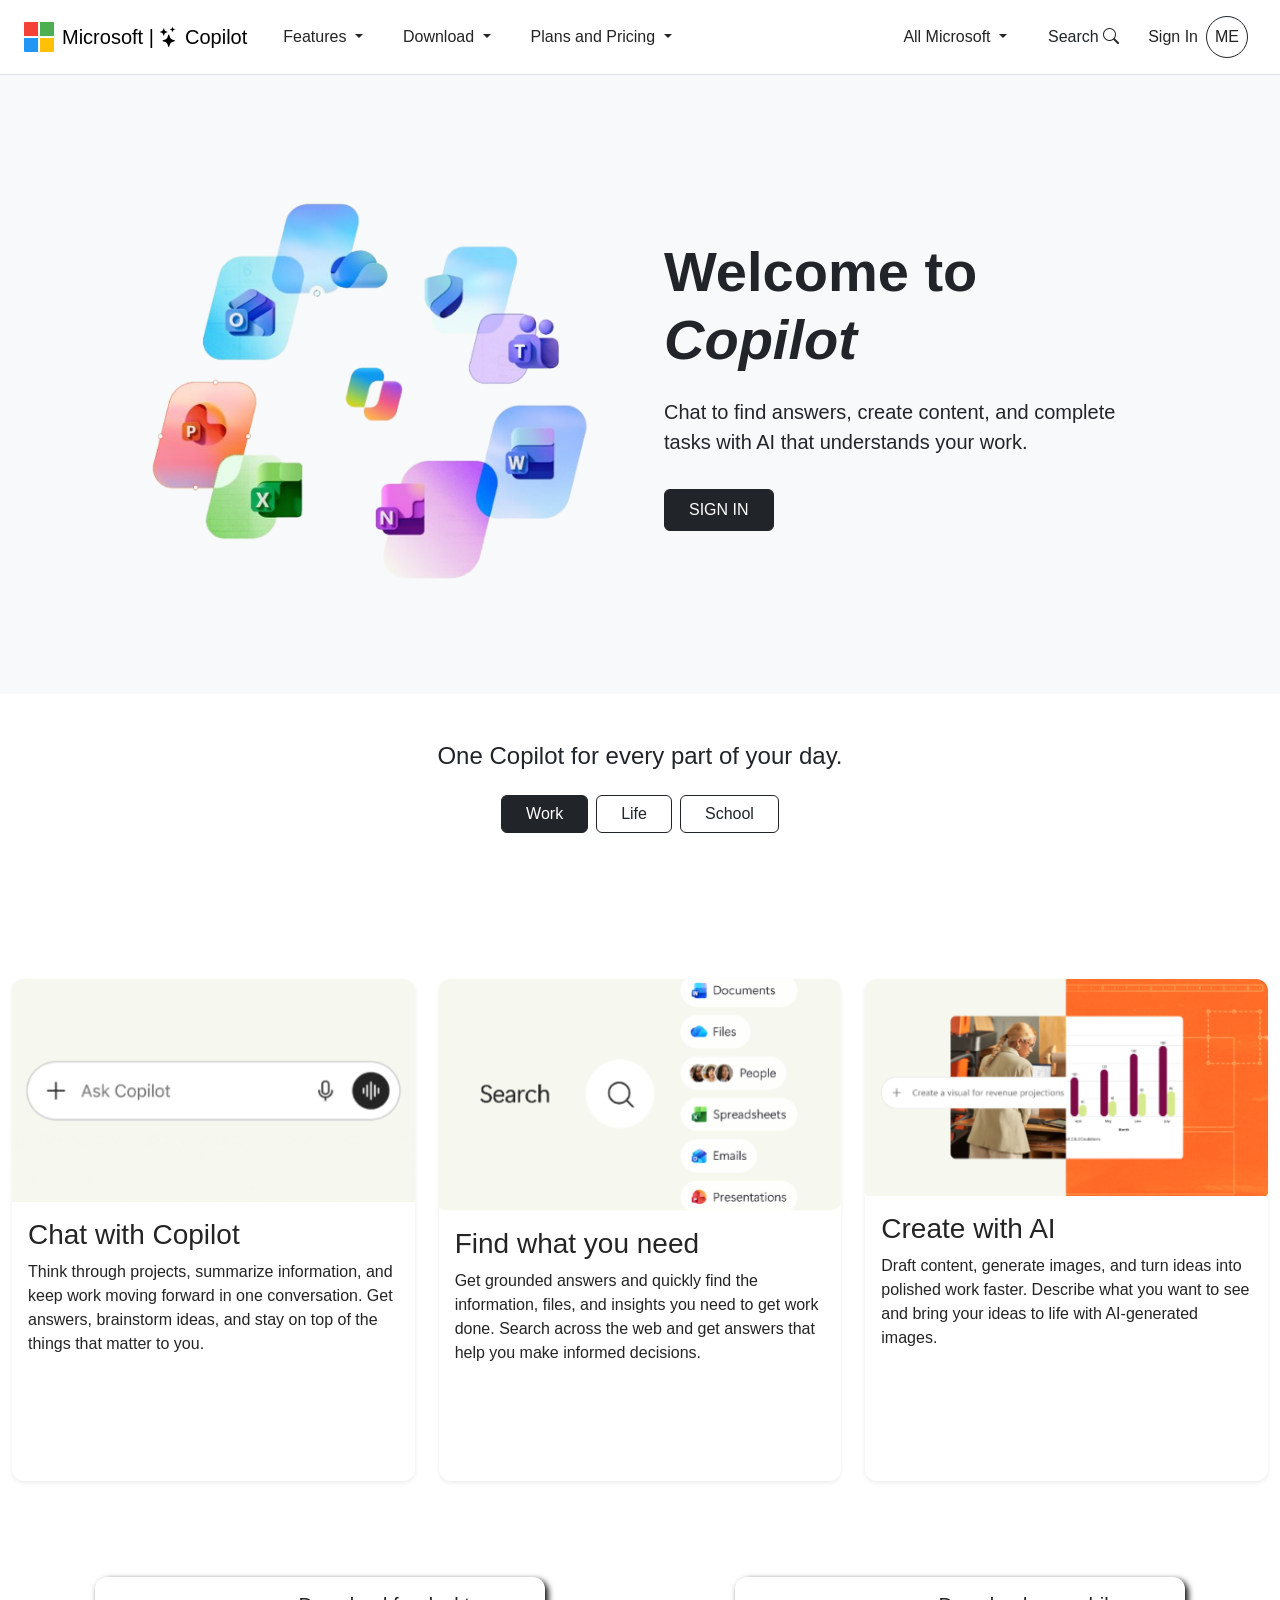
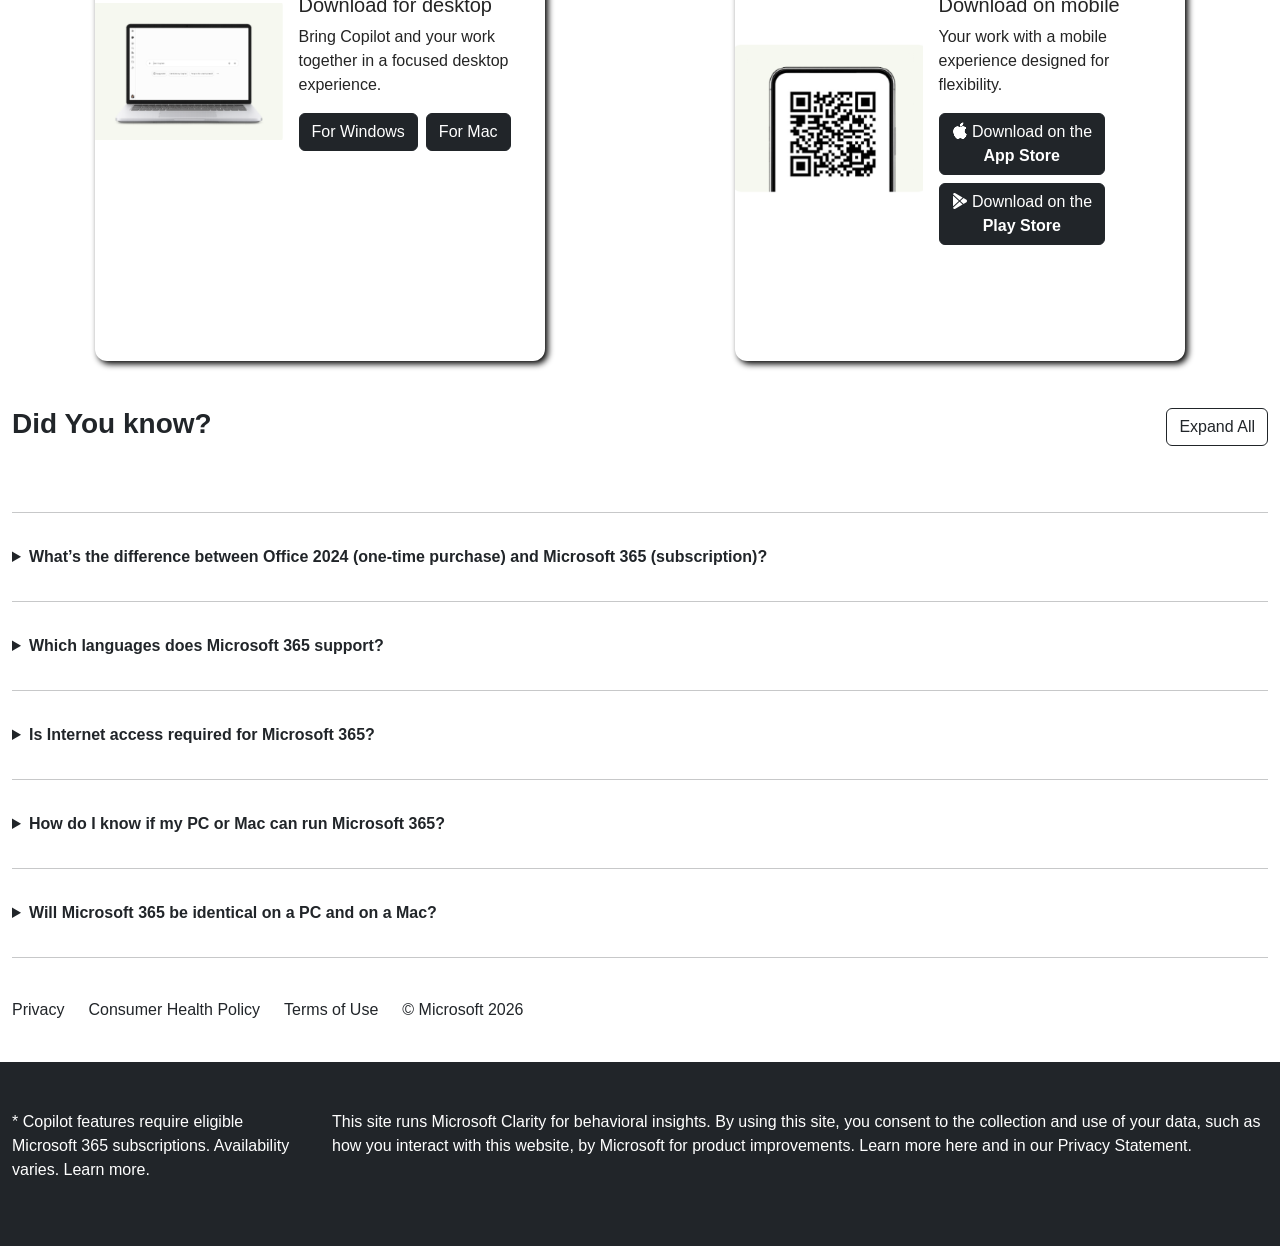
<file: page4.html>
<!DOCTYPE html>
<html lang="en">

<head>
    <meta charset="UTF-8">
    <meta name="viewport" content="width=device-width, initial-scale=1.0">
    <title>Microsoft Copilot | Sign in</title>

    <link href="https://cdn.jsdelivr.net/npm/bootstrap@5.3.8/dist/css/bootstrap.min.css" rel="stylesheet"
        integrity="sha384-sRIl4kxILFvY47J16cr9ZwB07vP4J8+LH7qKQnuqkuIAvNWLzeN8tE5YBujZqJLB" crossorigin="anonymous">

    <script src="https://cdn.jsdelivr.net/npm/bootstrap@5.3.8/dist/js/bootstrap.bundle.min.js"
        integrity="sha384-FKyoEForCGlyvwx9Hj09JcYn3nv7wiPVlz7YYwJrWVcXK/BmnVDxM+D2scQbITxI"
        crossorigin="anonymous"></script>

    <link rel="stylesheet" href="https://cdn.jsdelivr.net/npm/bootstrap-icons@1.13.1/font/bootstrap-icons.min.css">

    <link rel="stylesheet" href="page4.css">
    <link rel="icon" type="image/png" href="./Images/copilot.png">
</head>

<body class="bg-light text-dark">

    <nav class="navbar navbar-expand-xl navbar-light bg-white border-bottom">
        <div class="container-fluid px-3 px-lg-4">

            <a href="#" class="navbar-brand d-flex align-items-center gap-2">
                <img src="./Images/microsoft.png" alt="Microsoft Logo" width="30" height="30">
                <span>Microsoft | <i class="bi bi-stars"></i> Copilot</span>
            </a>

            <button class="navbar-toggler" type="button" data-bs-toggle="collapse" data-bs-target="#copilotNavbar"
                aria-controls="copilotNavbar" aria-expanded="false">

                <i class="bi bi-list fs-2"></i>
            </button>

            <div class="collapse navbar-collapse" id="copilotNavbar">

                <ul class="navbar-nav me-auto mb-2 mb-xl-0">

                    <li class="nav-item dropdown">
                        <button class="btn dropdown-toggle" data-bs-toggle="dropdown">
                            Features
                        </button>

                        <ul class="dropdown-menu">
                            <li><a class="dropdown-item" href="#">Chat</a></li>
                            <li><a class="dropdown-item" href="#">Create</a></li>
                            <li><a class="dropdown-item" href="#">Prompts</a></li>
                            <li><a class="dropdown-item" href="#">Cowork</a></li>
                            <li><a class="dropdown-item" href="#">Work IQ</a></li>
                        </ul>
                    </li>

                    <li class="nav-item dropdown">
                        <button class="btn dropdown-toggle" data-bs-toggle="dropdown">
                            Download
                        </button>

                        <ul class="dropdown-menu">
                            <li><a class="dropdown-item" href="#">For Windows</a></li>
                            <li><a class="dropdown-item" href="#">For Mac</a></li>
                            <li><a class="dropdown-item" href="#">Mobile Apps</a></li>
                        </ul>
                    </li>

                    <li class="nav-item dropdown">
                        <button class="btn dropdown-toggle" data-bs-toggle="dropdown">
                            Plans and Pricing
                        </button>

                        <ul class="dropdown-menu">
                            <li><a class="dropdown-item" href="#">Copilot Free</a></li>
                            <li><a class="dropdown-item" href="#">Microsoft 365</a></li>
                        </ul>
                    </li>

                </ul>

                <div class="d-flex flex-column flex-xl-row align-items-xl-center gap-2">

                    <div class="dropdown">
                        <button class="btn dropdown-toggle" data-bs-toggle="dropdown">
                            All Microsoft
                        </button>

                        <div class="dropdown-menu dropdown-menu-xl-end p-4">

                            <div class="row g-4">

                                <div class="col-12 col-sm-6 col-lg-4 col-xl-2">
                                    <h6 class="fw-bold">Software</h6>
                                    <a class="d-block text-decoration-none mb-2" href="#">Windows Apps</a>
                                    <a class="d-block text-decoration-none mb-2" href="#">OneDrive</a>
                                    <a class="d-block text-decoration-none mb-2" href="#">Outlook</a>
                                    <a class="d-block text-decoration-none mb-2" href="#">Microsoft Teams</a>
                                    <a class="d-block text-decoration-none mb-2" href="#">OneNote</a>
                                    <a class="d-block text-decoration-none mb-2" href="#">Microsoft Edge</a>
                                </div>

                                <div class="col-12 col-sm-6 col-lg-4 col-xl-2">
                                    <h6 class="fw-bold">PCs & Devices</h6>
                                    <a class="d-block text-decoration-none mb-2" href="#">Computers</a>
                                    <a class="d-block text-decoration-none mb-2" href="#">Shop Xbox</a>
                                    <a class="d-block text-decoration-none mb-2" href="#">Accessories</a>
                                </div>

                                <div class="col-12 col-sm-6 col-lg-4 col-xl-2">
                                    <h6 class="fw-bold">Entertainment</h6>
                                    <a class="d-block text-decoration-none mb-2" href="#">Xbox Game Pass Ultimate</a>
                                    <a class="d-block text-decoration-none mb-2" href="#">Xbox games</a>
                                    <a class="d-block text-decoration-none mb-2" href="#">PC games</a>
                                </div>

                                <div class="col-12 col-sm-6 col-lg-4 col-xl-2">
                                    <h6 class="fw-bold">Business</h6>
                                    <a class="d-block text-decoration-none mb-2" href="#">Microsoft AI</a>
                                    <a class="d-block text-decoration-none mb-2" href="#">Microsoft Security</a>
                                    <a class="d-block text-decoration-none mb-2" href="#">Azure</a>
                                    <a class="d-block text-decoration-none mb-2" href="#">Dynamics 365</a>
                                    <a class="d-block text-decoration-none mb-2" href="#">Microsoft 365 for business</a>
                                    <a class="d-block text-decoration-none mb-2" href="#">Microsoft Power Platform</a>
                                    <a class="d-block text-decoration-none mb-2" href="#">Windows 365</a>
                                    <a class="d-block text-decoration-none mb-2" href="#">Digital Sovereignty</a>
                                </div>

                                <div class="col-12 col-sm-6 col-lg-4 col-xl-2">
                                    <h6 class="fw-bold">Developer & IT</h6>
                                    <a class="d-block text-decoration-none mb-2" href="#">Azure</a>
                                    <a class="d-block text-decoration-none mb-2" href="#">Microsoft Developer</a>
                                    <a class="d-block text-decoration-none mb-2" href="#">Microsoft Learn</a>
                                    <a class="d-block text-decoration-none mb-2" href="#">Microsoft Tech Community</a>
                                    <a class="d-block text-decoration-none mb-2" href="#">Microsoft Marketplace</a>
                                    <a class="d-block text-decoration-none mb-2" href="#">Visual Studio</a>
                                </div>

                                <div class="col-12 col-sm-6 col-lg-4 col-xl-2">
                                    <h6 class="fw-bold">Other</h6>
                                    <a class="d-block text-decoration-none mb-2" href="#">Microsoft Rewards</a>
                                    <a class="d-block text-decoration-none mb-2" href="#">Free downloads & security</a>
                                    <a class="d-block text-decoration-none mb-2" href="#">Education</a>
                                    <a class="d-block text-decoration-none mb-2" href="#">Licensing</a>
                                </div>

                            </div>

                        </div>
                    </div>

                    <div class="d-flex align-items-center">

                        <button class="btn" id="searchButton">
                            Search <i class="bi bi-search"></i>
                        </button>

                        <div class="input-group d-none" id="searchBox">

                            <input type="text" class="form-control" id="searchInput" list="items">

                            <datalist id="items">
                                <option value="Copilot Chat">
                                <option value="Copilot Create">
                                <option value="Microsoft 365">
                                <option value="Copilot for Windows">
                            </datalist>

                            <button class="btn btn-light border" id="closeSearch">
                                <i class="bi bi-x-lg"></i>
                            </button>

                            <button class="btn btn-light border">
                                <i class="bi bi-search"></i>
                            </button>

                        </div>

                    </div>

                    <div class="d-flex align-items-center gap-2 px-2" id="signin">

                        <span>Sign In</span>

                        <span class="border border-dark rounded-circle p-2">
                            ME
                        </span>

                    </div>

                </div>

            </div>
        </div>
    </nav>

    <main>

        <section class="bg-light py-5">

            <div class="container-fluid py-5">

                <div class="row align-items-center justify-content-center g-5">

                    <div class="col-12 col-md-6 col-lg-5 text-center">

                        <img src="./Images/icon logo.png" class="img-fluid" alt="Copilot">

                    </div>

                    <div class="col-12 col-md-6 col-lg-5">

                        <h1 class="display-4 fw-bold">
                            Welcome to <i>Copilot</i>
                        </h1>

                        <p class="fs-5 mt-4">
                            Chat to find answers, create content, and complete
                            tasks with AI that understands your work.
                        </p>

                        <button class="btn btn-dark px-4 py-2 mt-3">
                            SIGN IN
                        </button>

                    </div>

                </div>

            </div>

        </section>

        <section class="container-fluid py-5">

            <div class="text-center">

                <h6 class="fs-4">
                    One Copilot for every part of your day.
                </h6>

                <div class="d-flex flex-wrap justify-content-center gap-2 mt-4">

                    <button class="btn btn-dark px-4">
                        Work
                    </button>

                    <button class="btn btn-outline-dark px-4">
                        Life
                    </button>

                    <button class="btn btn-outline-dark px-4">
                        School
                    </button>

                </div>

            </div>

        </section>

        <section class="container-fluid py-5">

            <div class="row g-4">

                <div class="col-12 col-md-6 col-lg-4">

                    <div class="card h-100 shadow-sm">

                        <img src="./Images/page41card.png" class="card-img-top img-fluid" alt="Chat with Copilot">

                        <div class="card-body">

                            <h3 class="card-title">
                                Chat with Copilot
                            </h3>

                            <p class="card-text">
                                Think through projects, summarize information,
                                and keep work moving forward in one conversation.
                                Get answers, brainstorm ideas, and stay on top of
                                the things that matter to you.
                            </p>

                        </div>

                    </div>

                </div>

                <div class="col-12 col-md-6 col-lg-4">

                    <div class="card h-100 shadow-sm">

                        <img src="./Images/page42card.png" class="card-img-top img-fluid" alt="Find what you need">

                        <div class="card-body">

                            <h3 class="card-title">
                                Find what you need
                            </h3>

                            <p class="card-text">
                                Get grounded answers and quickly find the information,
                                files, and insights you need to get work done.
                                Search across the web and get answers that help
                                you make informed decisions.
                            </p>

                        </div>

                    </div>

                </div>

                <div class="col-12 col-md-6 col-lg-4">

                    <div class="card h-100 shadow-sm">

                        <img src="./Images/page43card.png" class="card-img-top img-fluid" alt="Create with AI">

                        <div class="card-body">

                            <h3 class="card-title">
                                Create with AI
                            </h3>

                            <p class="card-text">
                                Draft content, generate images, and turn ideas
                                into polished work faster. Describe what you
                                want to see and bring your ideas to life with
                                AI-generated images.
                            </p>

                        </div>

                    </div>

                </div>

            </div>

        </section>

        <section class="container-fluid py-5">

            <div class="row g-4">

                <div class="col-12 col-lg-6">

                    <div class="card h-100">

                        <div class="row g-0 align-items-center">

                            <div class="col-12 col-md-5">

                                <img src="./Images/page44card.png" class="img-fluid w-100" alt="Desktop">

                            </div>

                            <div class="col-12 col-md-7">

                                <div class="card-body">

                                    <h5>
                                        Download for desktop
                                    </h5>

                                    <p>
                                        Bring Copilot and your work together
                                        in a focused desktop experience.
                                    </p>

                                    <div class="d-flex flex-wrap gap-2">

                                        <button class="btn btn-dark">
                                            For Windows
                                        </button>

                                        <button class="btn btn-dark">
                                            For Mac
                                        </button>

                                    </div>

                                </div>

                            </div>

                        </div>

                    </div>

                </div>

                <div class="col-12 col-lg-6">

                    <div class="card h-100">

                        <div class="row g-0 align-items-center">

                            <div class="col-12 col-md-5">

                                <img src="./Images/page45card.png" class="img-fluid w-100" alt="Mobile">

                            </div>

                            <div class="col-12 col-md-7">

                                <div class="card-body">

                                    <h5>
                                        Download on mobile
                                    </h5>

                                    <p>
                                        Your work with a mobile experience
                                        designed for flexibility.
                                    </p>

                                    <div class="d-flex flex-wrap gap-2">

                                        <button class="btn btn-dark">

                                            <i class="bi bi-apple"></i>
                                            Download on the
                                            <br>
                                            <strong>App Store</strong>

                                        </button>

                                        <button class="btn btn-dark">

                                            <i class="bi bi-google-play"></i>
                                            Download on the
                                            <br>
                                            <strong>Play Store</strong>

                                        </button>

                                    </div>

                                </div>

                            </div>

                        </div>

                    </div>

                </div>

            </div>

        </section>

        <section class="container-fluid py-5">

            <div class="d-flex flex-column flex-md-row justify-content-between
                align-items-md-center gap-3">

                <h3>
                    <strong>Did You know?</strong>
                </h3>

                <button class="btn btn-outline-dark">
                    Expand All
                </button>

            </div>

        </section>

        <section class="container-fluid">

            <div>

                <hr>

                <details class="py-3">

                    <summary class="fw-semibold">
                        What’s the difference between Office 2024
                        (one-time purchase) and Microsoft 365 (subscription)?
                    </summary>

                    <p class="mt-3">
                        Office 2024 is sold as a one-time purchase, which means
                        you pay a single, up-front cost to get Office apps for
                        one computer. One-time purchases are available for both
                        PCs and Macs. However, there are no upgrade options,
                        which means if you plan to upgrade to the next major
                        release, you’ll have to buy it at full price.
                        <br><br>
                        Microsoft 365 Personal, Microsoft 365 Family and
                        Microsoft 365 Premium are subscriptions that include
                        powerful productivity apps and creativity tools with
                        AI-powered features.
                    </p>

                </details>

                <hr>

                <details class="py-3">

                    <summary class="fw-semibold">
                        Which languages does Microsoft 365 support?
                    </summary>

                    <p class="mt-3">
                        Microsoft 365 supports Arabic, Chinese Simplified,
                        Chinese Traditional, Czech, Danish, Dutch, English,
                        Finnish, French, German, Hebrew, Hungarian, Italian,
                        Japanese, Korean, Norwegian, Polish, Portuguese,
                        Russian, Spanish, Swedish, Thai and Turkish.
                    </p>

                </details>

                <hr>

                <details class="py-3">

                    <summary class="fw-semibold">
                        Is Internet access required for Microsoft 365?
                    </summary>

                    <p class="mt-3">
                        Internet access is required to install and activate
                        all the latest releases of apps and services included
                        in Microsoft 365 subscription plans.
                        <br><br>
                        Internet access is also needed to manage your
                        subscription account and access documents stored
                        on OneDrive.
                    </p>

                </details>

                <hr>

                <details class="py-3">

                    <summary class="fw-semibold">
                        How do I know if my PC or Mac can run Microsoft 365?
                    </summary>

                    <p class="mt-3">
                        Microsoft 365 is compatible with PC, Mac, Android
                        and iOS. See system requirements for compatible
                        versions of your devices.
                    </p>

                </details>

                <hr>

                <details class="py-3">

                    <summary class="fw-semibold">
                        Will Microsoft 365 be identical on a PC and on a Mac?
                    </summary>

                    <p class="mt-3">
                        No. Microsoft 365 applications are tailored for
                        each platform and operating system. The applications
                        available for Mac users and the specific features
                        included may be different from those available
                        for PC users.
                    </p>

                </details>

                <hr>

            </div>

        </section>

        <section class="container-fluid py-4">

            <div class="d-flex flex-wrap gap-4">

                <p>Privacy</p>
                <p>Consumer Health Policy</p>
                <p>Terms of Use</p>
                <p>© Microsoft 2026</p>

            </div>

        </section>

    </main>

    <footer class="bg-dark text-white py-5">

        <div class="container-fluid">

            <div class="row g-4">

                <div class="col-12 col-sm-6 col-lg-3">

                    <p>
                        * Copilot features require eligible Microsoft 365
                        subscriptions. Availability varies. Learn more.
                    </p>

                </div>

                <div class="col-12 col-sm-6 col-lg-9">

                    <p>
                        This site runs Microsoft Clarity for behavioral insights.
                        By using this site, you consent to the collection and
                        use of your data, such as how you interact with this
                        website, by Microsoft for product improvements.
                        Learn more here and in our Privacy Statement.
                    </p>

                </div>

            </div>

        </div>

    </footer>

    <script>

        const searchButton = document.getElementById("searchButton");
        const searchBox = document.getElementById("searchBox");
        const closeSearch = document.getElementById("closeSearch");
        const searchInput = document.getElementById("searchInput");
        const sign = document.getElementById("signin");

        searchButton.addEventListener("click", () => {

            searchButton.classList.add("d-none");
            searchBox.classList.remove("d-none");
            sign.classList.add("d-none");

            searchInput.focus();

        });

        closeSearch.addEventListener("click", () => {

            searchBox.classList.add("d-none");
            searchButton.classList.remove("d-none");
            sign.classList.remove("d-none");

            searchInput.value = "";

        });

    </script>

</body>

</html>
</file>
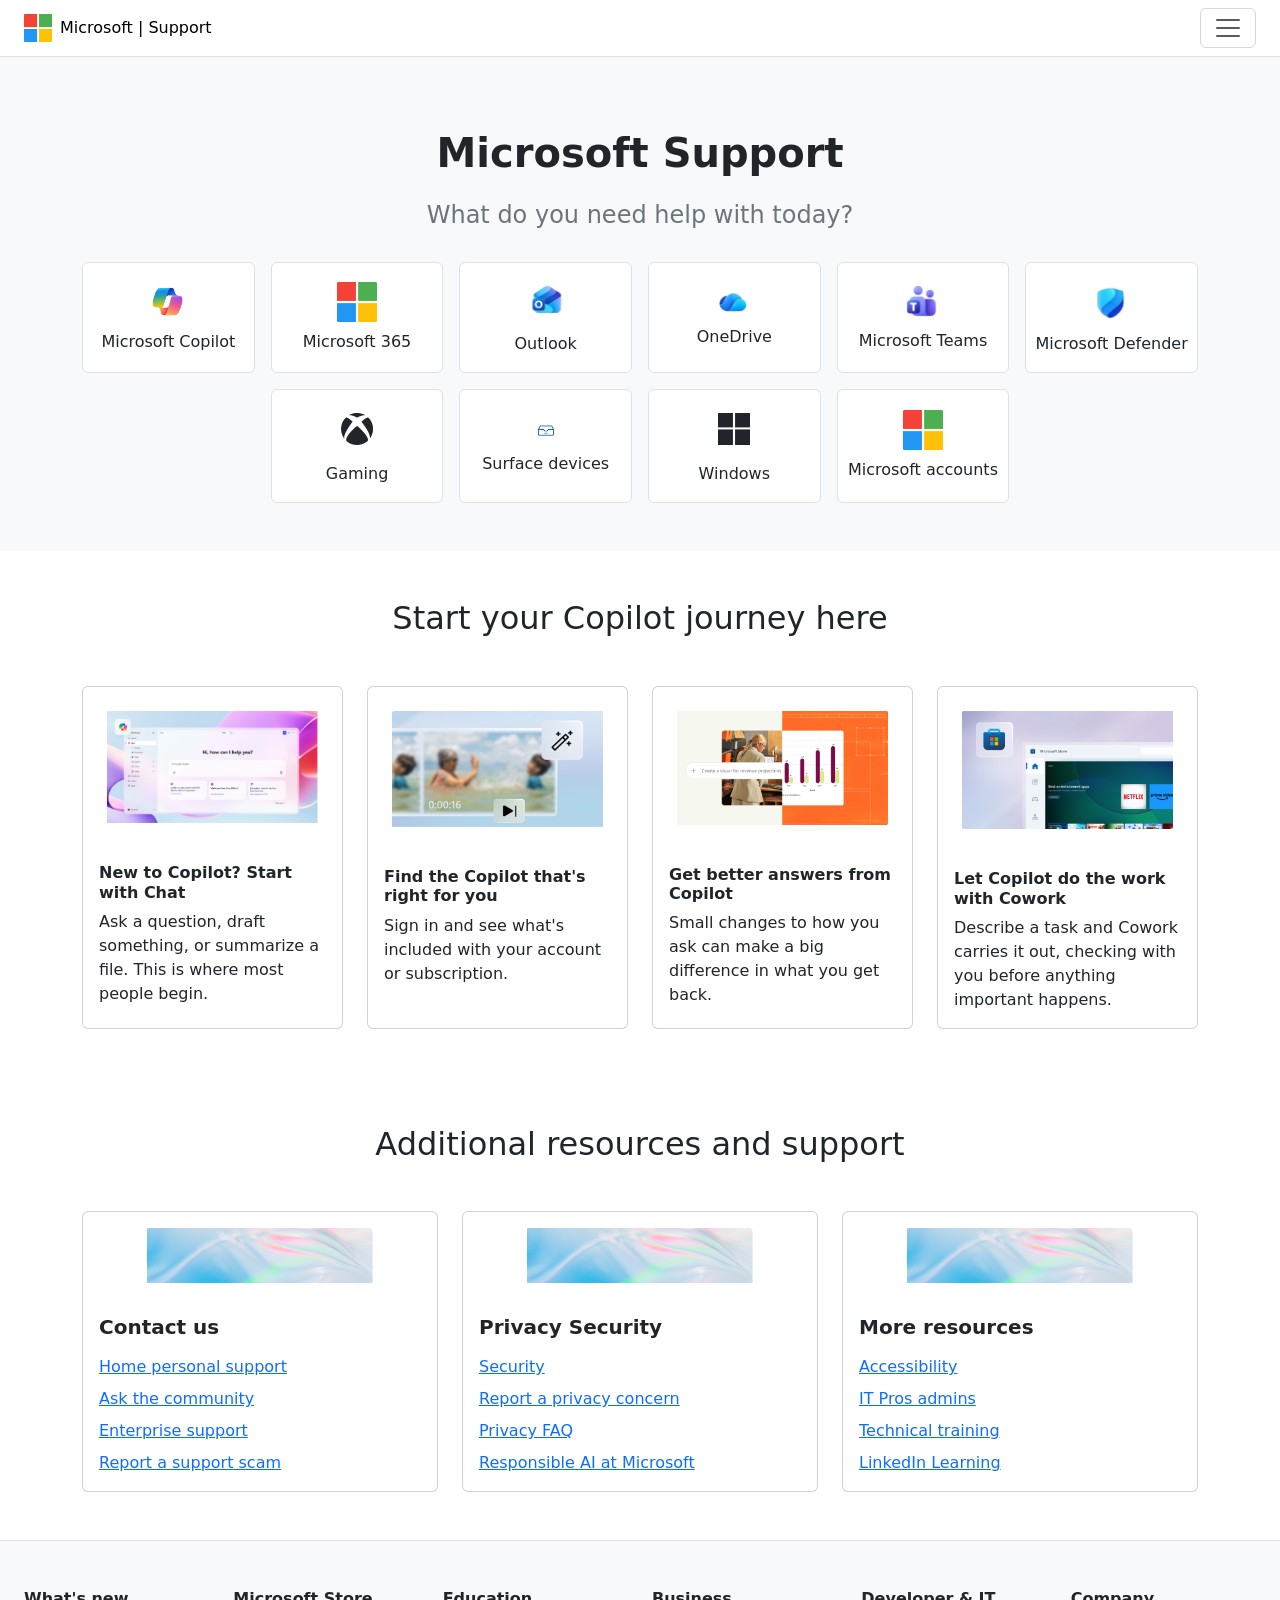
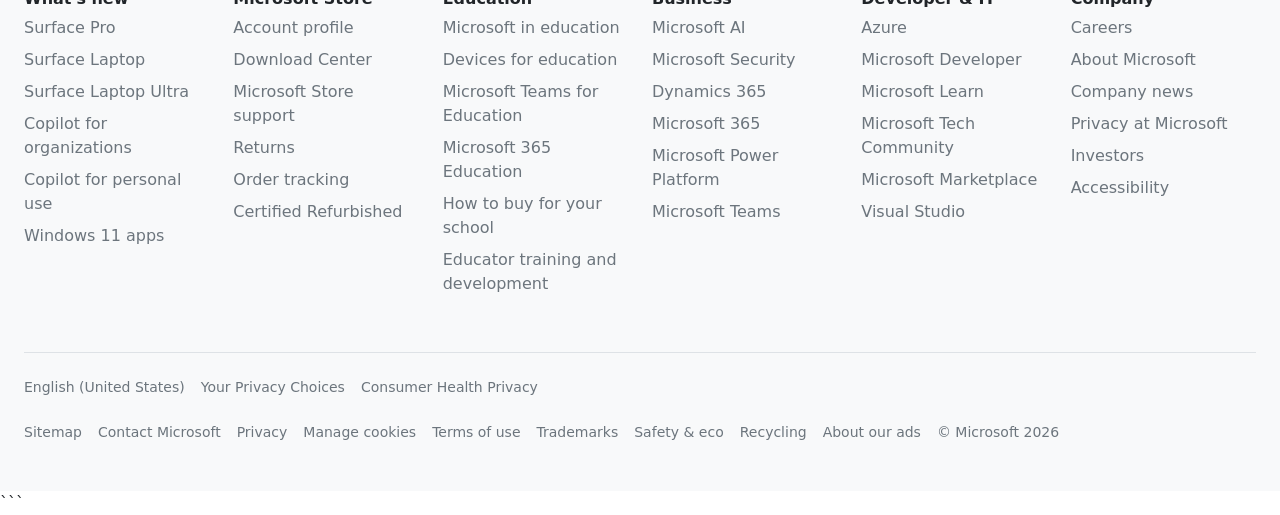
<file: page5.html>
<!DOCTYPE html>

<html lang="en">

<head>
    <meta charset="UTF-8">
    <meta name="viewport" content="width=device-width, initial-scale=1.0">
    <title>Microsoft Support</title>

<link href="https://cdn.jsdelivr.net/npm/bootstrap@5.3.8/dist/css/bootstrap.min.css"
    rel="stylesheet"
    integrity="sha384-sRIl4kxILFvY47J16cr9ZwB07vP4J8+LH7qKQnuqkuIAvNWLzeN8tE5YBujZqJLB"
    crossorigin="anonymous">

<link rel="stylesheet"
    href="https://cdn.jsdelivr.net/npm/bootstrap-icons@1.13.1/font/bootstrap-icons.min.css">

<link rel="icon" type="image/png" href="./Images/microsoft.png">

</head>

<body>

<nav class="navbar navbar-expand-xxl bg-white border-bottom">
    <div class="container-fluid px-3 px-xl-4">

        <a href="#" class="navbar-brand d-flex align-items-center gap-2 text-nowrap">
            <img src="./Images/microsoft.png" alt="Microsoft logo" width="28" height="28">
            <span class="fs-6">Microsoft | Support</span>
        </a>

        <button class="navbar-toggler" type="button"
            data-bs-toggle="collapse"
            data-bs-target="#supportNavbar"
            aria-controls="supportNavbar"
            aria-expanded="false"
            aria-label="Toggle navigation">

            <span class="navbar-toggler-icon"></span>
        </button>

        <div class="collapse navbar-collapse" id="supportNavbar">

            <ul class="navbar-nav me-auto my-2 my-xxl-0">

                <li class="nav-item">
                    <a href="#" class="nav-link">Microsoft 365</a>
                </li>

                <li class="nav-item">
                    <a href="#" class="nav-link">Office</a>
                </li>

                <li class="nav-item">
                    <a href="#" class="nav-link">Products</a>
                </li>

                <li class="nav-item">
                    <a href="#" class="nav-link">Devices</a>
                </li>

                <li class="nav-item">
                    <a href="#" class="nav-link">Account & billing</a>
                </li>

                <li class="nav-item">
                    <a href="#" class="nav-link">Resources</a>
                </li>

            </ul>

            <div class="d-flex flex-column flex-xxl-row align-items-stretch align-items-xxl-center gap-2">

                <div class="dropdown">

                    <button class="btn btn-light dropdown-toggle w-100"
                        type="button"
                        data-bs-toggle="dropdown"
                        aria-expanded="false">

                        All Microsoft

                    </button>

                    <div class="dropdown-menu dropdown-menu-xxl-end p-3">

                        <div class="row g-4">

                            <div class="col-12 col-sm-6 col-lg-4 col-xxl-2">
                                <h6 class="fw-bold">Software</h6>
                                <a href="#" class="d-block text-decoration-none mb-2">Windows Apps</a>
                                <a href="#" class="d-block text-decoration-none mb-2">Outlook</a>
                                <a href="#" class="d-block text-decoration-none mb-2">OneDrive</a>
                                <a href="#" class="d-block text-decoration-none mb-2">Microsoft Teams</a>
                                <a href="#" class="d-block text-decoration-none mb-2">OneNote</a>
                                <a href="#" class="d-block text-decoration-none mb-2">Microsoft Edge</a>
                            </div>

                            <div class="col-12 col-sm-6 col-lg-4 col-xxl-2">
                                <h6 class="fw-bold">PCs & Devices</h6>
                                <a href="#" class="d-block text-decoration-none mb-2">Computers</a>
                                <a href="#" class="d-block text-decoration-none mb-2">Shop Xbox</a>
                                <a href="#" class="d-block text-decoration-none mb-2">Accessories</a>
                                <a href="#" class="d-block text-decoration-none mb-2">VR & mixed reality</a>
                            </div>

                            <div class="col-12 col-sm-6 col-lg-4 col-xxl-2">
                                <h6 class="fw-bold">Entertainment</h6>
                                <a href="#" class="d-block text-decoration-none mb-2">Xbox Game Pass Ultimate</a>
                                <a href="#" class="d-block text-decoration-none mb-2">Xbox games</a>
                                <a href="#" class="d-block text-decoration-none mb-2">PC games</a>
                            </div>

                            <div class="col-12 col-sm-6 col-lg-4 col-xxl-2">
                                <h6 class="fw-bold">Business</h6>
                                <a href="#" class="d-block text-decoration-none mb-2">Microsoft AI</a>
                                <a href="#" class="d-block text-decoration-none mb-2">Microsoft Security</a>
                                <a href="#" class="d-block text-decoration-none mb-2">Dynamics 365</a>
                                <a href="#" class="d-block text-decoration-none mb-2">Microsoft 365 for business</a>
                                <a href="#" class="d-block text-decoration-none mb-2">Microsoft Power Platform</a>
                                <a href="#" class="d-block text-decoration-none mb-2">Windows 365</a>
                            </div>

                            <div class="col-12 col-sm-6 col-lg-4 col-xxl-2">
                                <h6 class="fw-bold">Developer & IT</h6>
                                <a href="#" class="d-block text-decoration-none mb-2">Azure</a>
                                <a href="#" class="d-block text-decoration-none mb-2">Microsoft Developer</a>
                                <a href="#" class="d-block text-decoration-none mb-2">Microsoft Learn</a>
                                <a href="#" class="d-block text-decoration-none mb-2">Microsoft Tech Community</a>
                                <a href="#" class="d-block text-decoration-none mb-2">Visual Studio</a>
                            </div>

                            <div class="col-12 col-sm-6 col-lg-4 col-xxl-2">
                                <h6 class="fw-bold">Other</h6>
                                <a href="#" class="d-block text-decoration-none mb-2">Microsoft Rewards</a>
                                <a href="#" class="d-block text-decoration-none mb-2">Free downloads & security</a>
                                <a href="#" class="d-block text-decoration-none mb-2">Education</a>
                                <a href="#" class="d-block text-decoration-none mb-2">Gift cards</a>
                                <a href="#" class="d-block text-decoration-none mb-2">Licensing</a>
                            </div>

                        </div>

                    </div>

                </div>

                <div>

                    <button class="btn btn-light text-nowrap"
                        id="searchButton">

                        Search for help
                        <i class="bi bi-search"></i>

                    </button>

                    <div class="input-group d-none"
                        id="searchBox">

                        <input type="text"
                            class="form-control"
                            id="searchInput"
                            list="items">

                        <datalist id="items">
                            <option value="Microsoft account">
                            <option value="Install Office">
                            <option value="Reset password">
                            <option value="Windows update">
                        </datalist>

                        <button class="btn btn-light"
                            id="closeSearch"
                            type="button">

                            <i class="bi bi-x-lg"></i>

                        </button>

                        <button class="btn btn-light"
                            type="button">

                            <i class="bi bi-search"></i>

                        </button>

                    </div>

                </div>

                <div class="d-flex align-items-center justify-content-center gap-2 px-2"
                    id="signin">

                    <span>Sign In</span>

                    <span class="border border-dark rounded-circle px-2 py-1">
                        ME
                    </span>

                </div>

            </div>

        </div>

    </div>
</nav>


<main>

    <section class="bg-light py-5">

        <div class="container text-center">

            <div class="py-4">

                <h1 class="fw-semibold mb-4">
                    Microsoft Support
                </h1>

                <h4 class="fw-normal text-secondary">
                    What do you need help with today?
                </h4>

            </div>

            <div class="row g-3 justify-content-center">

                <div class="col-6 col-sm-4 col-md-3 col-lg-2">
                    <div class="border rounded bg-white p-3 h-100 d-flex flex-column align-items-center justify-content-center">
                        <img src="./Images/copilot.png" alt="" class="img-fluid" width="40" height="40">
                        <span class="mt-2 text-nowrap">Microsoft Copilot</span>
                    </div>
                </div>

                <div class="col-6 col-sm-4 col-md-3 col-lg-2">
                    <div class="border rounded bg-white p-3 h-100 d-flex flex-column align-items-center justify-content-center">
                        <img src="./Images/microsoft.png" alt="" class="img-fluid" width="40" height="40">
                        <span class="mt-2 text-nowrap">Microsoft 365</span>
                    </div>
                </div>

                <div class="col-6 col-sm-4 col-md-3 col-lg-2">
                    <div class="border rounded bg-white p-3 h-100 d-flex flex-column align-items-center justify-content-center">
                        <img src="./Images/outlook.png" alt="" class="img-fluid" width="40" height="40">
                        <span class="mt-2 text-nowrap">Outlook</span>
                    </div>
                </div>

                <div class="col-6 col-sm-4 col-md-3 col-lg-2">
                    <div class="border rounded bg-white p-3 h-100 d-flex flex-column align-items-center justify-content-center">
                        <img src="./Images/storage.png" alt="" class="img-fluid" width="40" height="40">
                        <span class="mt-2 text-nowrap">OneDrive</span>
                    </div>
                </div>

                <div class="col-6 col-sm-4 col-md-3 col-lg-2">
                    <div class="border rounded bg-white p-3 h-100 d-flex flex-column align-items-center justify-content-center">
                        <img src="./Images/teams.png" alt="" class="img-fluid" width="40" height="40">
                        <span class="mt-2 text-nowrap">Microsoft Teams</span>
                    </div>
                </div>

                <div class="col-6 col-sm-4 col-md-3 col-lg-2">
                    <div class="border rounded bg-white p-3 h-100 d-flex flex-column align-items-center justify-content-center">
                        <img src="./Images/Microsoft Defender.png" alt="" class="img-fluid" width="40" height="40">
                        <span class="mt-2 text-nowrap">Microsoft Defender</span>
                    </div>
                </div>

                <div class="col-6 col-sm-4 col-md-3 col-lg-2">
                    <div class="border rounded bg-white p-3 h-100 d-flex flex-column align-items-center justify-content-center">
                        <i class="bi bi-xbox fs-2"></i>
                        <span class="mt-2 text-nowrap">Gaming</span>
                    </div>
                </div>

                <div class="col-6 col-sm-4 col-md-3 col-lg-2">
                    <div class="border rounded bg-white p-3 h-100 d-flex flex-column align-items-center justify-content-center">
                        <img src="./Images/box.png" alt="" class="img-fluid" width="40" height="40">
                        <span class="mt-2 text-nowrap">Surface devices</span>
                    </div>
                </div>

                <div class="col-6 col-sm-4 col-md-3 col-lg-2">
                    <div class="border rounded bg-white p-3 h-100 d-flex flex-column align-items-center justify-content-center">
                        <i class="bi bi-microsoft fs-2"></i>
                        <span class="mt-2 text-nowrap">Windows</span>
                    </div>
                </div>

                <div class="col-6 col-sm-4 col-md-3 col-lg-2">
                    <div class="border rounded bg-white p-3 h-100 d-flex flex-column align-items-center justify-content-center">
                        <img src="./Images/microsoft.png" alt="" class="img-fluid" width="40" height="40">
                        <span class="mt-2 text-nowrap">Microsoft accounts</span>
                    </div>
                </div>

            </div>

        </div>

    </section>


    <section class="container py-5">

        <h2 class="text-center mb-5">
            Start your Copilot journey here
        </h2>

        <div class="row g-4">

            <div class="col-12 col-sm-6 col-xl-3">
                <div class="card h-100">

                    <div class="p-4 d-flex justify-content-center align-items-center">
                        <img src="./Images/card22.png"
                            class="img-fluid"
                            alt="">
                    </div>

                    <div class="card-body">
                        <h6 class="fw-bold">
                            New to Copilot? Start with Chat
                        </h6>

                        <p class="mb-0">
                            Ask a question, draft something, or summarize a file.
                            This is where most people begin.
                        </p>
                    </div>

                </div>
            </div>

            <div class="col-12 col-sm-6 col-xl-3">
                <div class="card h-100">

                    <div class="p-4 d-flex justify-content-center align-items-center">
                        <img src="./Images/page3card31.png"
                            class="img-fluid"
                            alt="">
                    </div>

                    <div class="card-body">
                        <h6 class="fw-bold">
                            Find the Copilot that's right for you
                        </h6>

                        <p class="mb-0">
                            Sign in and see what's included with your
                            account or subscription.
                        </p>
                    </div>

                </div>
            </div>

            <div class="col-12 col-sm-6 col-xl-3">
                <div class="card h-100">

                    <div class="p-4 d-flex justify-content-center align-items-center">
                        <img src="./Images/page43card.png"
                            class="img-fluid"
                            alt="">
                    </div>

                    <div class="card-body">
                        <h6 class="fw-bold">
                            Get better answers from Copilot
                        </h6>

                        <p class="mb-0">
                            Small changes to how you ask can make a big
                            difference in what you get back.
                        </p>
                    </div>

                </div>
            </div>

            <div class="col-12 col-sm-6 col-xl-3">
                <div class="card h-100">

                    <div class="p-4 d-flex justify-content-center align-items-center">
                        <img src="./Images/page3card33.png"
                            class="img-fluid"
                            alt="">
                    </div>

                    <div class="card-body">
                        <h6 class="fw-bold">
                            Let Copilot do the work with Cowork
                        </h6>

                        <p class="mb-0">
                            Describe a task and Cowork carries it out,
                            checking with you before anything important happens.
                        </p>
                    </div>

                </div>
            </div>

        </div>

    </section>


   <section class="container py-5">

    <h2 class="text-center mb-5">
        Additional resources and support
    </h2>

    <div class="row g-4">

        <div class="col-12 col-md-6 col-lg-4">
            <div class="card">

                <div class="text-center p-3">
                    <img src="./Images/final.png"
                        class="img-fluid"
                        style="max-height: 80px;"
                        alt="">
                </div>

                <div class="card-body text-start">
                    <h5 class="fw-semibold mb-3">
                        Contact us
                    </h5>

                    <a href="#" class="d-block mb-2">
                        Home personal support
                    </a>

                    <a href="#" class="d-block mb-2">
                        Ask the community
                    </a>

                    <a href="#" class="d-block mb-2">
                        Enterprise support
                    </a>

                    <a href="#" class="d-block">
                        Report a support scam
                    </a>
                </div>

            </div>
        </div>


        <div class="col-12 col-md-6 col-lg-4">
            <div class="card">

                <div class="text-center p-3">
                    <img src="./Images/final.png"
                        class="img-fluid"
                        style="max-height: 80px;"
                        alt="">
                </div>

                <div class="card-body text-start">
                    <h5 class="fw-semibold mb-3">
                        Privacy Security
                    </h5>

                    <a href="#" class="d-block mb-2">
                        Security
                    </a>

                    <a href="#" class="d-block mb-2">
                        Report a privacy concern
                    </a>

                    <a href="#" class="d-block mb-2">
                        Privacy FAQ
                    </a>

                    <a href="#" class="d-block">
                        Responsible AI at Microsoft
                    </a>
                </div>

            </div>
        </div>


        <div class="col-12 col-md-6 col-lg-4">
            <div class="card">

                <div class="text-center p-3">
                    <img src="./Images/final.png"
                        class="img-fluid"
                        style="max-height: 80px;"
                        alt="">
                </div>

                <div class="card-body text-start">
                    <h5 class="fw-semibold mb-3">
                        More resources
                    </h5>

                    <a href="#" class="d-block mb-2">
                        Accessibility
                    </a>

                    <a href="#" class="d-block mb-2">
                        IT Pros admins
                    </a>

                    <a href="#" class="d-block mb-2">
                        Technical training
                    </a>

                    <a href="#" class="d-block">
                        LinkedIn Learning
                    </a>
                </div>

            </div>
        </div>

    </div>

</section>

</main>


<footer class="bg-light border-top py-5">

    <div class="container-fluid px-4">

        <div class="row g-4">

            <div class="col-12 col-sm-6 col-lg-2">
                <h6 class="fw-bold">What's new</h6>
                <a href="#" class="d-block text-secondary text-decoration-none mb-2">Surface Pro</a>
                <a href="#" class="d-block text-secondary text-decoration-none mb-2">Surface Laptop</a>
                <a href="#" class="d-block text-secondary text-decoration-none mb-2">Surface Laptop Ultra</a>
                <a href="#" class="d-block text-secondary text-decoration-none mb-2">Copilot for organizations</a>
                <a href="#" class="d-block text-secondary text-decoration-none mb-2">Copilot for personal use</a>
                <a href="#" class="d-block text-secondary text-decoration-none mb-2">Windows 11 apps</a>
            </div>

            <div class="col-12 col-sm-6 col-lg-2">
                <h6 class="fw-bold">Microsoft Store</h6>
                <a href="#" class="d-block text-secondary text-decoration-none mb-2">Account profile</a>
                <a href="#" class="d-block text-secondary text-decoration-none mb-2">Download Center</a>
                <a href="#" class="d-block text-secondary text-decoration-none mb-2">Microsoft Store support</a>
                <a href="#" class="d-block text-secondary text-decoration-none mb-2">Returns</a>
                <a href="#" class="d-block text-secondary text-decoration-none mb-2">Order tracking</a>
                <a href="#" class="d-block text-secondary text-decoration-none mb-2">Certified Refurbished</a>
            </div>

            <div class="col-12 col-sm-6 col-lg-2">
                <h6 class="fw-bold">Education</h6>
                <a href="#" class="d-block text-secondary text-decoration-none mb-2">Microsoft in education</a>
                <a href="#" class="d-block text-secondary text-decoration-none mb-2">Devices for education</a>
                <a href="#" class="d-block text-secondary text-decoration-none mb-2">Microsoft Teams for Education</a>
                <a href="#" class="d-block text-secondary text-decoration-none mb-2">Microsoft 365 Education</a>
                <a href="#" class="d-block text-secondary text-decoration-none mb-2">How to buy for your school</a>
                <a href="#" class="d-block text-secondary text-decoration-none mb-2">Educator training and development</a>
            </div>

            <div class="col-12 col-sm-6 col-lg-2">
                <h6 class="fw-bold">Business</h6>
                <a href="#" class="d-block text-secondary text-decoration-none mb-2">Microsoft AI</a>
                <a href="#" class="d-block text-secondary text-decoration-none mb-2">Microsoft Security</a>
                <a href="#" class="d-block text-secondary text-decoration-none mb-2">Dynamics 365</a>
                <a href="#" class="d-block text-secondary text-decoration-none mb-2">Microsoft 365</a>
                <a href="#" class="d-block text-secondary text-decoration-none mb-2">Microsoft Power Platform</a>
                <a href="#" class="d-block text-secondary text-decoration-none mb-2">Microsoft Teams</a>
            </div>

            <div class="col-12 col-sm-6 col-lg-2">
                <h6 class="fw-bold">Developer & IT</h6>
                <a href="#" class="d-block text-secondary text-decoration-none mb-2">Azure</a>
                <a href="#" class="d-block text-secondary text-decoration-none mb-2">Microsoft Developer</a>
                <a href="#" class="d-block text-secondary text-decoration-none mb-2">Microsoft Learn</a>
                <a href="#" class="d-block text-secondary text-decoration-none mb-2">Microsoft Tech Community</a>
                <a href="#" class="d-block text-secondary text-decoration-none mb-2">Microsoft Marketplace</a>
                <a href="#" class="d-block text-secondary text-decoration-none mb-2">Visual Studio</a>
            </div>

            <div class="col-12 col-sm-6 col-lg-2">
                <h6 class="fw-bold">Company</h6>
                <a href="#" class="d-block text-secondary text-decoration-none mb-2">Careers</a>
                <a href="#" class="d-block text-secondary text-decoration-none mb-2">About Microsoft</a>
                <a href="#" class="d-block text-secondary text-decoration-none mb-2">Company news</a>
                <a href="#" class="d-block text-secondary text-decoration-none mb-2">Privacy at Microsoft</a>
                <a href="#" class="d-block text-secondary text-decoration-none mb-2">Investors</a>
                <a href="#" class="d-block text-secondary text-decoration-none mb-2">Accessibility</a>
            </div>

        </div>


        <div class="d-flex flex-column flex-md-row flex-wrap gap-3 mt-5 pt-4 border-top text-secondary small">

            <span>English (United States)</span>
            <span>Your Privacy Choices</span>
            <span>Consumer Health Privacy</span>

        </div>


        <div class="d-flex flex-column flex-md-row flex-wrap gap-3 mt-4 small">

            <a href="#" class="text-secondary text-decoration-none">Sitemap</a>
            <a href="#" class="text-secondary text-decoration-none">Contact Microsoft</a>
            <a href="#" class="text-secondary text-decoration-none">Privacy</a>
            <a href="#" class="text-secondary text-decoration-none">Manage cookies</a>
            <a href="#" class="text-secondary text-decoration-none">Terms of use</a>
            <a href="#" class="text-secondary text-decoration-none">Trademarks</a>
            <a href="#" class="text-secondary text-decoration-none">Safety & eco</a>
            <a href="#" class="text-secondary text-decoration-none">Recycling</a>
            <a href="#" class="text-secondary text-decoration-none">About our ads</a>

            <span class="text-secondary">
                © Microsoft 2026
            </span>

        </div>

    </div>

</footer>


<script src="https://cdn.jsdelivr.net/npm/bootstrap@5.3.8/dist/js/bootstrap.bundle.min.js"></script>

<script>

    const searchButton = document.getElementById("searchButton");
    const searchBox = document.getElementById("searchBox");
    const closeSearch = document.getElementById("closeSearch");
    const searchInput = document.getElementById("searchInput");
    const sign = document.getElementById("signin");

    searchButton.addEventListener("click", () => {

        searchButton.classList.add("d-none");
        searchBox.classList.remove("d-none");
        sign.classList.add("d-none");

        searchInput.focus();

    });

    closeSearch.addEventListener("click", () => {

        searchBox.classList.add("d-none");
        searchButton.classList.remove("d-none");
        sign.classList.remove("d-none");

        searchInput.value = "";

    });

</script>
```

</body>

</html>
</file>
<file: MicroSoftIndex.css>
body {
    min-height: 100vh;
    display: grid;
    grid-template-columns: 1fr;
    grid-template-rows: auto 1fr auto;
    grid-template-areas:
        "navbar"
        "main"
        "footer";
    margin: 0;
    padding: 0;

}

nav {
    grid-area: navbar;
    background-color: aliceblue;
    display: flex;
    justify-content: flex-start;
    align-items: center;
    flex-wrap: wrap;
    width: 100%;
}

main {
    grid-area: main;
    width: 100%;
}

footer {
    grid-area: footer;
    background-color:#d2c8c8;
    width: 100%;
}

.logo {
    margin: 20px;
    display: flex;
    gap: 10px;
    font-family: monospace;
    cursor: pointer;
    white-space: nowrap;
}

.navlinks ul {
    display: flex;
    gap: 20px;
    list-style: none;
    margin: 20px;
    padding: 0;
    flex-wrap: wrap;
}

.dropdown {
    position: static;
}

.dropdown-menu {
    width: 1100px;
    max-width: 95vw;
    padding: 30px ;
}

.dropdown-menu .row {
    width: 100%;
}

.dropdown-menu h6 {
    font-weight: 600;
    margin-bottom: 15px;
}

.dropdown-menu a {
    display: block;
    color: #000;
    text-decoration: none;
    margin-bottom: 12px;
    font-size: 14px;
}

.dropdown-menu a:hover {
    text-decoration: underline;
}
.dropbtn {
    margin-left: 200px;
}
.search-container {
    display: flex;
    align-items: center;
    position: relative;
}

.search-button {
    display: flex;
    align-items: center;
    gap: 8px;
    background: none;
    border: none;
    padding: 8px;
    cursor: pointer;
    font-size: 14px;
    margin: 18px;
    white-space: nowrap;
}

.search-button i {
    margin-left: 0;
}

.search-box {
    display: none;
    align-items: center;
    height: 40px;
    width: 300px;
    max-width: calc(100vw - 40px);
    background: white;
    margin: 18px;
    border: 1px solid #777;
    box-sizing: border-box;
}

.search-box input {
    flex: 1;
    height: 100%;
    min-width: 0;
    border: none;
    outline: none;
    padding: 0 10px;
    font-size: 14px;
    box-sizing: border-box;
}

.search-box button {
    height: 100%;
    width: 40px;
    min-width: 40px;
    border: none;
    background: white;
    cursor: pointer;
}

.search-box button:hover {
    background: #f2f2f2;
}

.search-submit {
    font-size: 16px;
}

.close-search {
    font-size: 14px;
}

.signin {
    display: flex;
    flex-direction: row;
    gap: 20px;
    margin: 22px;
    align-items: center;
    white-space: nowrap;
}

.circle {
    border: 1px solid black;
    border-radius: 50%;
    padding: 5px;
}

.slide {
    display: flex;
    gap: 90px;
    margin: 60px;
    align-items: center;
    justify-content: space-between;
    height: 430px;
}

.content {
    margin-top: 40px;
    min-width: 0;
    flex: 1;
}

.image {
    margin-right: 0;
    flex: 1;
    max-width: 700px;
    height: 400px;
    display: flex;
    align-items: center;
    justify-content: center;
}

.image img {
    max-width: 100%;
    max-height: 400px;
    width: auto;
    height: auto;
    object-fit: contain;
}

.image2 {
    flex: 1;
    max-width: 700px;
    height: 400px;
    display: flex;
    align-items: center;
    justify-content: center;
}

.image2 img {
    max-width: 100%;
    max-height: 400px;
    width: auto;
    height: auto;
    object-fit: contain;
}

.slide2 {
    display: flex;
    gap: 80px;
    margin: 60px;
    align-items: center;
    justify-content: space-between;
    height: 430px;
}

.content2 {
    margin-right: 0;
    margin-top: 40px;
    min-width: 0;
    flex: 1;
}

#carouselExampleAutoplaying {
    margin: 0;
    background-color: rgb(215, 237, 246);
    width: 100%;
    max-width: 100%;
    height: 550px;
    overflow: hidden;
}

.carousel-inner {
    height: 100%;
}

.carousel-item {
    height: 100%;
}

.carousel-navigation {
    display: flex;
    justify-content: center;
    align-items: center;
    gap: 1200px;
    margin-top: 15px;
}

.nav-circle {
    width: 45px;
    height: 45px;
    border-radius: 50%;
    border: 1px solid #0b0bc6;
    display: flex;
    align-items: center;
    justify-content: center;
    cursor: pointer;
    margin-top: 40px;
}



.nav-circle .carousel-control-prev-icon,
.nav-circle .carousel-control-next-icon {
    width: 16px;
    height: 16px;
    filter: brightness(0);
}

.icons {
    display: flex;
    gap: 50px;
    justify-content: center;
    align-items: center;
    cursor: pointer;
    margin-top: 40px;


}

.miro,
.controller,
.window,
.shop {
    display: flex;
    flex-direction: column;
    justify-content: center;
    align-items: center;
}

.miro,
.controller,
.window,
.shop span {
    margin: 5px;
    text-decoration: underline;
    text-decoration-thickness: 3px;
    text-underline-offset: 6px;
    text-decoration-color: rgb(48, 48, 149);

}
.cardcollection {
    margin-top: 40px;
}

.cardcolumn {
    display: flex;
    justify-content: center;
}



.card {
    width: 100%;
    max-width: 320px;
    height: 550px;

    margin: 20px;

    border-radius: 20px;
    background-color: #ffffff;

    display: flex;
    flex-direction: column;

    padding: 10px;

    box-sizing: border-box;
}



.cardimg {
    width: 100%;
}

.cardimg img {
    width: 100%;
    height: 200px;

    object-fit: cover;

    border-radius: 20px;
}



.cardmsg {
    width: 100%;

    padding: 0 20px;
    margin-top: 30px;

    box-sizing: border-box;
}

.cardmsg h3 {
    margin: 0 0 20px 0;
}

.cardmsg p {
    margin: 0;
}



.cardbtn {
    width: 100%;

    margin-top: auto;
    padding: 20px;

    box-sizing: border-box;
}

.cardbtn button {
    font-size: 15px;
}



.bigcard {
    display: flex;
    max-width: 1600px;
    min-height: auto;
    background-color: #f2f2f2;
    margin: 50px;
    border-radius: 20px;
    margin-bottom: -20px;
}

.bigcontent {
    display: flex;
    flex-direction: column;
    justify-content: center;
    align-items: flex-start;
    margin-left: 40px;
}

.bigmsg {
    margin-top: 150px;
}

.bigcontent p {
    margin-top: 20px;
}

.bigbtn button {
    margin-bottom: -90px;
}

.bigcard img {
    padding: 10px;
    border-radius: 20px;
}

#cardcollection2{
   margin: 0  auto;
   background-color: rgb(215, 237, 246);
}

.follow{
    display: flex;
    flex-direction: column;
    text-align: center;
    margin-top: 100px;
    
}
.followlinks{
    margin-top: 15px;
    display: flex;
    flex-direction: row;
    justify-content: center;
    align-items: center;
    gap: 40px;
}
.followlinks i{
    font-size: 25px;
}
.facebook {
    color: #1877f2;
}

.twitter {
    color: #000;
}

.youtube {
    color: #ff0000;
}
.footer {
    background-color: #f2f2f2;
    padding: 40px;
    margin-top: 50px;
}

.footer h6 {
    font-weight: 600;
    margin-bottom: 20px;
}

.footer a {
    display: block;
    color: #616161;
    text-decoration: none;
    font-size: 12px;
    margin-bottom: 15px;
}

.footer a:hover {
    text-decoration: underline;
}



.navlinks li:hover{
    text-decoration: underline;
}
.navlinks li a {
    text-decoration: none;
}

.navlinks li a:hover {
    text-decoration: underline;
}
.navlinks li a{
    color: #000;
}
</file>
<file: page1.css>
body {
    margin: 0;
    padding: 0;
    overflow-x: hidden;
}

nav {
    width: 100%;
}

.logo {
    white-space: nowrap;
    font-family: monospace;
}

.navbar-collapse {
    align-items: center;
}

.navlinks {
    display: flex;
    align-items: center;
}

.navlinks ul {
    margin: 0;
    padding: 0;
    align-items: center;
}

.navlinks .nav-link {
    white-space: nowrap;
}

.dropdown {
    position: relative;
}

.dropbtn {
    margin-left: 200px;
    white-space: nowrap;
}

.dropdown-menu {
    width: min(1100px, 95vw);
    max-width: 1100px;
    padding: 30px ;
    box-sizing: border-box;
}

.dropdown-menu .row {
    width: 100%;
}

.dropdown-menu h6 {
    font-weight: 600;
    margin-bottom: 15px;
}

.dropdown-menu a {
    display: block;
    color: #000;
    text-decoration: none;
    margin-bottom: 12px;
    font-size: 14px;
}

.dropdown-menu a:hover {
    text-decoration: underline;
}

.search-container {
    display: flex;
    align-items: center;
    position: relative;
}

.search-button {
    display: flex;
    align-items: center;
    gap: 8px;
    background: none;
    border: none;
    padding: 8px;
    cursor: pointer;
    font-size: 14px;
    white-space: nowrap;
}

.search-box {
    display: none;
    align-items: center;
    height: 40px;
    width: 300px;
    max-width: 90vw;
    background: white;
    border: 1px solid #777;
    box-sizing: border-box;
}

.search-box input {
    flex: 1;
    height: 100%;
    min-width: 0;
    border: none;
    outline: none;
    padding: 0 10px;
    font-size: 14px;
}

.search-box button {
    height: 100%;
    width: 40px;
    min-width: 40px;
    border: none;
    background: white;
    cursor: pointer;
}

.search-box button:hover {
    background: #f2f2f2;
}

.signin {
    display: flex;
    align-items: center;
    gap: 15px;
    white-space: nowrap;
}

.circle {
    border: 1px solid black;
    border-radius: 50%;
    padding: 5px 7px;
}

.bigcard {
    width: auto;
    max-width: 1600px;
    min-height: 450px;
    background-color: #f2f2f2;
    border-radius: 20px;
    overflow: hidden;

}

.bigcontent {
    display: flex;
    flex-direction: column;
    justify-content: center;
    align-items: flex-start;
    height: 100%;
    padding: 40px;
}

.bigmsg {
    margin: 0;
}

.bigmsg h3 {
    font-weight: 600;
}

.bigcontent p {
    margin-top: 20px;
    line-height: 1.6;
}

.bigbtn {
    margin-top: 20px;
}

.bigbtn button {
    background-color: blue;
}

.bigimage {
    width: 100%;
    height: 100%;
    display: flex;
    align-items: center;
    justify-content: center;
}

.bigimage img {
    width: 100%;
    height: auto;
    object-fit: cover;
    border-radius: 20px;
    padding: 10px;
}

.pay {
    display: flex;
    gap: 20px;
    justify-content: center;
    align-items: center;
    margin-top: 40px;
    
}

.paybox {
    display: flex;
    margin: 0 auto;
    margin-top: 50px;
    margin-bottom: 50px;
    width: 200px;
    background-color: #b1b0b0;
    border-radius: 5px;

}

.yearly {
    border: 3px solid rgb(29, 102, 205);
    padding: 5px;
    border-radius: 5px;
    background-color: #ffffff;
}

.monthly {
    padding: 5px;
}

.container-fluid {
    width: 100%;
}

.card {
    height: 100%;
    
}

.card h5 {
    font-weight: 700;
}

.btn1 {
    max-width: 100px;
}

.text {
    margin-top: 40px;
    text-align: center;
    padding: 0 20px;
}

.text span {
    text-decoration: underline rgb(47, 47, 171);
    color: rgb(47, 47, 171);
    text-underline-offset: 5px;
}

.imgcard {
    margin: 0;
    border: none;
}

.imgcard h5 {
    font-size: 18px;
    font-weight: 600;
    margin-bottom: 10px;
}

.imgcard p {
    font-size: 15px;
    line-height: 1.5;
    color: #505050;
    margin: 0;
}

.small {
    min-width: 0;
}

.btn2 {
    width: 100px;
}

.b2card {
    margin: 0;
}

table {
    width: 100%;
    margin: 50px 0;
}

table i {
    font-size: 30px;
}

table th,
table td {
    vertical-align: middle;
}

.infocard {
    background-color: #3f81b4;
    display: flex;
    justify-content: space-between;
    align-items: center;
    max-width: 1400px;
    margin: 0 auto;
    border-radius: 30px;
    overflow: hidden;
}

.infoo {
    display: flex;
    flex-direction: column;
    align-items: flex-start;
    padding: 40px;
}

.infoo button {
    background-color: blue;
    color: white;
    cursor: pointer;
}

.infoimg {
    width: 50%;
}

.infoimg img {
    width: 100%;
    height: auto;
    display: block;
}

.question {
    margin: 40px;
}

.question details {
    font-size: 20px;
}

.question span {
    font-weight: 600;
}

.question p {
    margin-top: 30px;
    line-height: 1.6;
}

.footer {
    background-color: #f2f2f2;
    padding: 40px;
    margin-top: 50px;
}

.footer h6 {
    font-weight: 600;
    margin-bottom: 20px;
}

.footer a {
    display: block;
    color: #616161;
    text-decoration: none;
    font-size: 12px;
    margin-bottom: 15px;
}

.footer a:hover {
    text-decoration: underline;
}

.follow {
    margin-top: 100px;
    margin-bottom: 50px;
}

.followlinks a {
    text-decoration: none;
}

.followlinks i {
    font-size: 25px;
}

.facebook {
    color: #1877f2;
}

.twitter {
    color: #000;
}

.youtube {
    color: #ff0000;
}
</file>
<file: page2.css>
body {
    margin: 0;
    padding: 0;
    background-color: #1a1b1e;
    color: white;
    overflow-x: hidden;
}

main {
    width: 100%;
}

.navbar {
    background-color: #151517 !important;
}

.navbar .logo {
    color: white;
    font-family: monospace;
    white-space: nowrap;
}

.navbar .nav-link,
.navbar .dropdown-toggle {
    color: white !important;
}

.navbar .nav-link:hover,
.navbar .dropdown-toggle:hover {
    color: #ddd !important;
}

.navbar-toggler {
    border-color: #777;
}

.navbar-toggler-icon {
    filter: invert(1);
}

.dropdown-menu {
    background-color: white;
    border: none;
}

.dropdown-menu .dropdown-item {
    color: #000;
}

.dropdown-menu .dropdown-item:hover {
    background-color: #f2f2f2;
}

.allitems {
    display: grid;
    grid-template-columns: repeat(6, 1fr);
    gap: 30px;
}

.allitems h6 {
    color: #000;
    font-weight: 600;
    margin-bottom: 15px;
}

.allitems a {
    display: block;
    color: #000;
    font-size: 14px;
    margin-bottom: 12px;
}

.allitems a:hover {
    text-decoration: underline;
}

.search-container {
    position: relative;
}

.search-button {
    display: flex;
    align-items: center;
    gap: 8px;
    background: transparent;
    border: none;
    color: white;
    cursor: pointer;
    padding: 8px;
}

.search-button:hover {
    background-color: #333;
}

.search-box {
    display: none;
    align-items: center;
    height: 40px;
    width: 300px;
    max-width: 90vw;
    background-color: white;
    border: 1px solid #777;
}

.search-box input {
    flex: 1;
    min-width: 0;
    height: 100%;
    border: none;
    outline: none;
    padding: 0 10px;
    color: black;
}

.search-box button {
    height: 100%;
    width: 40px;
    border: none;
    background-color: white;
    color: black;
    cursor: pointer;
}

.signin {
    display: flex;
    align-items: center;
    gap: 15px;
    color: white;
    white-space: nowrap;
}

.circle {
    border: 1px solid white;
    border-radius: 50%;
    padding: 5px 7px;
}

.blur {
    position: relative;
    overflow: hidden;
    background-color: black;
}

.blur::before {
    content: "";
    position: absolute;
    inset: 0;
    background-image: url("./Images/xbox1.png");
    background-size: cover;
    background-position: center;
    filter: blur(10px);
    transform: scale(1.1);
}

.blurcard {
    position: relative;
    z-index: 1;
}

.xbox img {
    max-width: 100%;
    height: auto;
}

.blurcard h6 {
    color: #ddd;
}

.ablur {
    background-color: #151517;
    color: white;
}

.details {
    color: white;
}

.card {
    background-color: #2f3032;
    color: white;
    border: none;
}

.cardimg img {
    max-width: 100%;
    height: auto;
    display: block;
}

.cardmsg p {
    color: #ddd;
    line-height: 1.6;
}

.planbox {
    background-color: #404040;
    color: white;
    height: 100%;
}

.planpaybox {
    background-color: #484e58;
}

.plans {
    display: flex;
    flex-direction: column;
    height: 100%;
}

.plans button {
    margin-top: auto;
}

.desc {
    background-color: #151517;
    color: white;
}

.d1 p {
    line-height: 1.7;
    color: #ddd;
}

.info {
    background-color: #151517;
    color: white;
}

.info p {
    color: #ddd;
}

.footer {
    background-color: #000;
    color: white;
}

.footer h6 {
    font-weight: 600;
    margin-bottom: 20px;
}

.footer a {
    display: block;
    color: white;
    font-size: 12px;
    margin-bottom: 15px;
}

.footer a:hover {
    text-decoration: underline;
}
</file>
<file: page4.css>
* {
    box-sizing: border-box
}

body {
    min-height: 100vh;
    display: grid;
    grid-template-columns: 1fr;
    grid-template-rows: auto 1fr auto;
    grid-template-areas: "navbar" "main" "footer";
    margin: 0;
    padding: 0;
    background-color: #fff;
    color: #242424;
    font-family: "Segoe UI", Arial, sans-serif
}

nav {
    grid-area: navbar;
    background-color: #fff;
    display: flex;
    justify-content: flex-start;
    align-items: center;
    flex-wrap: wrap;
    width: 100%;
    color: #242424;
    border-bottom: 1px solid #eee
}

main {
    grid-area: main;
    width: 100%;
    background-color: #fff
}

footer {
    grid-area: footer;
    width: 100%
}

nav .logo,
nav .navlinks,
nav .dropdown,
nav .dropdown .btn,
nav .search-button,
nav .signin {
    color: #242424
}

.logo {
    margin: 18px 25px;
    display: flex;
    align-items: center;
    gap: 8px;
    font-family: "Segoe UI", Arial, sans-serif;
    font-size: 16px;
    cursor: pointer;
    white-space: nowrap
}

.logo img {
    width: 25px;
    height: 25px;
    object-fit: contain
}

.logo i {
    font-size: 16px;
    color: #6264a7
}

.navlinks {
    display: flex;
    align-items: center
}

.navlinks li {
    color: #242424
}

.dropdown {
    margin: 8px
}

.dropdown .btn {
    color: #242424;
    background: transparent;
    border: none;
    border-radius: 4px;
    padding: 9px 12px
}

.dropdown .btn:hover {
    color: #242424;
    background-color: #f5f5f5
}

.dropdown .btn:focus {
    box-shadow: none
}

#m1 {
    width: 220px;
    padding: 8px 0;
    background-color: #fff;
    border: 1px solid #ddd;
    border-radius: 4px;
    box-shadow: 0 8px 25px rgba(0, 0, 0, .12)
}

#m1 li {
    width: 100%
}

#m1 .dropdown-item {
    width: 100%;
    padding: 10px 20px;
    box-sizing: border-box;
    white-space: nowrap;
    color: #242424;
    background-color: #fff
}

#m1 .dropdown-item:hover {
    color: #242424;
    background-color: #f5f5f5
}

#allmicrosoft {
    margin-left: 310px;
    margin-right: 10px
}

.dropdown-menu {
    width: min(1100px, 90vw);
    max-width: 1100px;
    padding: 30px;
    box-sizing: border-box;
    background-color: #fff;
    border: 1px solid #ddd;
    box-shadow: 0 10px 30px rgba(0, 0, 0, .15)
}

.allitems {
    display: grid;
    grid-template-columns: repeat(6, 1fr);
    gap: 30px
}

.allitems h6 {
    font-weight: 600;
    margin-bottom: 15px;
    color: #242424
}

.allitems a {
    display: block;
    color: #444;
    text-decoration: none;
    margin-bottom: 12px;
    font-size: 14px
}

.allitems a:hover {
    color: #0067b8;
    text-decoration: underline
}

.search-container {
    display: flex;
    align-items: center;
    position: relative
}

.search-button {
    display: flex;
    align-items: center;
    gap: 8px;
    background: none;
    border: none;
    padding: 8px;
    cursor: pointer;
    font-size: 14px;
    margin: 18px;
    white-space: nowrap;
    color: #242424
}

.search-button:hover {
    background-color: #f5f5f5;
    border-radius: 4px
}

.search-button i {
    margin-left: 0;
    color: #242424
}

.search-box {
    display: none;
    align-items: center;
    height: 40px;
    width: 300px;
    max-width: calc(100vw - 40px);
    background: #fff;
    margin: 18px;
    border: 1px solid #777;
    box-sizing: border-box
}

.search-box input {
    flex: 1;
    height: 100%;
    min-width: 0;
    border: none;
    outline: none;
    padding: 0 10px;
    font-size: 14px;
    box-sizing: border-box;
    color: #000
}

.search-box button {
    height: 100%;
    width: 40px;
    min-width: 40px;
    border: none;
    background: #fff;
    cursor: pointer
}

.search-box button:hover {
    background: #f2f2f2
}

.signin {
    display: flex;
    flex-direction: row;
    gap: 15px;
    margin: 18px 25px;
    align-items: center;
    white-space: nowrap;
    color: #242424
}

.signin span {
    font-size: 14px
}

.circle {
    border: 1px solid #777;
    border-radius: 50%;
    width: 34px;
    height: 34px;
    display: flex;
    align-items: center;
    justify-content: center;
    font-size: 12px;
    color: #242424
}

.blur {
    position: relative;
    overflow: hidden;
    background-color: #f5f5f5;
    min-height: 470px;
    display: flex;
    align-items: center;
    justify-content: center
}



.blurcard {
    position: relative;
    z-index: 1;
    color: #242424;
    display: flex;
    flex-direction: row;
    justify-content: center;
    align-items: center;
    width: 100%;
    max-width: 1100px;
    padding: 70px 40px
}




.xbox img{
    width: 600px;
   
}
.xboxmsg{
    display: flex;
    flex-direction: column;
    gap: 20px;
}

.xboxmsg h1{
    font-size: 45px;
    font-weight: 600;
}
.xboxmsg h6{
    font-size: 15px;
    
    
}
.blurbtn {
    display: flex;
    
}

.blurbtn button {
    border-radius: 4px;
    padding: 10px 22px
}

.ablur {
    padding: 30px;
    text-align: center;
}
.ablur h6{
    font-size: 40px;
}
.ablurbtn{
    display: flex;
    justify-content: center;
    gap: 20px;
}
.ablurbtn button{
    border-radius: 20px;
    padding: 0 20px;

}


.card {
    display: flex;
    flex-direction: column;
    gap: 0;
    background-color: #fff;
    color: #242424;
    margin: 50px auto;
    max-width: 450px;
    min-height: auto;
    border: none;
    border-radius: 12px;
    overflow: hidden;
    box-shadow: 3px 3px 6px black;
    
}
.cardimg img{
    margin-top: 60px;
    border-radius: 20px;
}
.cardmsg {
    padding: 55px;
    flex: 1;
    display: flex;
    flex-direction: column;
    justify-content: center
}

.cardmsg h3 {
    font-size: 28px;
    font-weight: 600;
    margin-bottom: 20px;
    color: #242424
}

.cardmsg p {
    color: #555;
    line-height: 1.7;
    margin: 0;
    font-size: 15px
}

.cardimg {
    flex: 1;
    display: flex;
    align-items: center;
    justify-content: center;
    overflow: hidden
}

.cardcollection{
    display: flex;
    flex-direction: row;
}

.d1{
    display: flex;
    flex-direction: row;
    gap: 40px;
}
.d2{
    display: flex;
    flex-direction: row;
    gap: 40px;
}
.download{
    display: flex;
    flex-direction: row;
    padding: 60px;
    margin-top: 50px;
}
.know{
    display: flex;
    flex-direction: row;
    justify-content: space-between;
    margin: 70px;
}
.question{
    margin: 70px;
}
.question details{
    font-size:20px;
}
.question span{
    font-weight:600;
}
.question p{
    margin-top: 30px;
}
.foot{
    display: flex;
    flex-direction: row;
    justify-content: start;
    margin-left: 50px;
    gap: 30px;
    margin-top: -40px;
}
.foot2{
    display: flex;
    flex-direction: column;
     justify-content: start;
    margin-left: 50px;
    gap: 30px;
}
</file>
